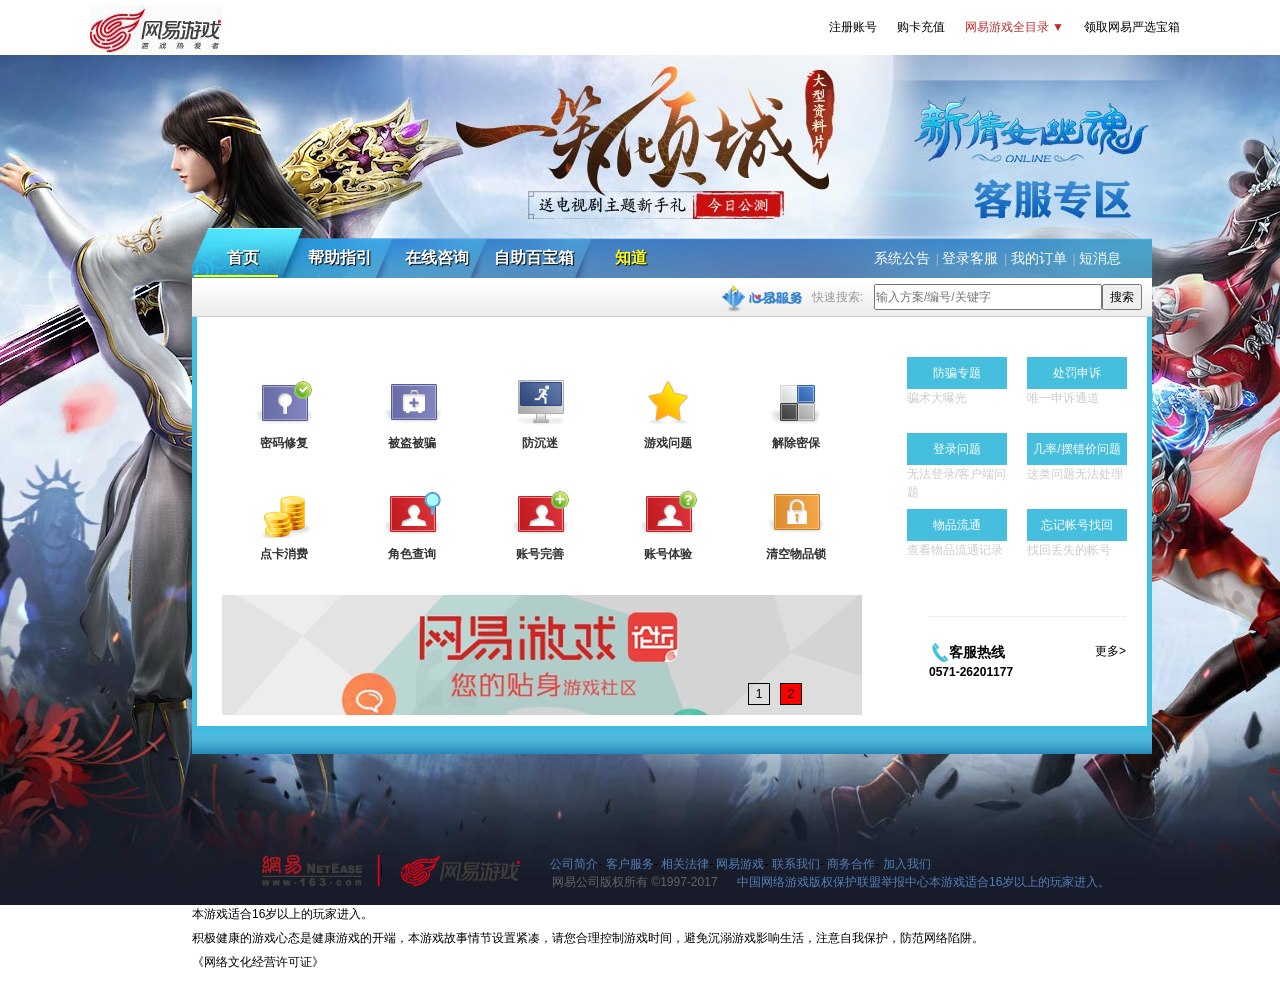
<file: gf_index.html>
<!DOCTYPE html>
<html lang="en">
<head>
	<meta charset="UTF-8">
	<title>客服专区</title>
	<link rel="icon" type="image/x-icon" href="favicon.ico"/>
	<link rel="stylesheet" href="css/gf_index.css">
	<link rel="stylesheet" href="css/common.css">
</head>
<body>
	<div class="gf_header">
		 <div class="gf_container">
			<!--顶部logo+注册-->
			<div class="top">
				<div class="top_1">
					<img src="images/top-logo.jpg"/>
				<!-- 	<img src="images/top-ad.jpg"/> -->
				</div>
				<ul>
					<li><a href="javascript:void(0)">注册账号</a></li>
					<li><a href="javascript:void(0)">购卡充值</a></li>
					<li><a href="javascript:void(0)">网易游戏全目录 ▼</a></li>
					<li><a href="javascript:void(0)">领取网易严选宝箱</a></li>
				</ul>
			</div>
		</div>	
	</div>
	<div class="gf_main gf_container">
	   <div class="gf_wrap" class="gf_container">
	   	 <div class="gf_box_top" id="gf_box1">
	   	 	<ul>
	   	 		<li>
	   	 			<h2><a href="javascript:void(0);">首页</a></h2>
	   	 		</li>
	   	 		<li>
	   	 			<h2><a href="javascript:void(0);">帮助指引</a></h2>
	   	 		</li>
	   	 		<li>
	   	 			<h2><a href="javascript:void(0);">在线咨询</a></h2>
	   	 		</li>
	   	 		<li>
	   	 			<h2><a href="javascript:;">自助百宝箱</a></h2>
	   	 		</li>
	   	 		<li>
	   	 			<h2><a href="javascript:;">知道</a></h2>
	   	 		</li>
	   	 	</ul>
	   	 <p>
	   	 	<a href="">系统公告</a>|
	   	 	<a href="">登录客服</a>|
	   	 	<a href="">我的订单</a>|
	   	 	<a href="">短消息</a>
	   	 </p>
	   	 <div id="gf_flag"></div>

	   	 </div>
	   	  <div class="gf_box_top_search">
	   	 	<div class="gf_search">
	   	 	<label>快速搜索:</label>
	   	 	<form action="">   	 	
	   	 	<input type="text" placeholder="输入方案/编号/关键字" id="inp1"><span></span>
	   	 	<input type="button" value="搜索" id ='btn'>
	   	 	</form>	   	 	
	   	 	<div class="gf_logo">
	   	 		<img src="images/xinyi.png" alt="">
	   	 	</div>
	   	 	</div>
	   	 </div>
	   	  <div class="gf_box_content_bot"></div>
	   	 <div class="gf_box_cont" id ='gf_box_cont'>	
	   	 <div class="gf_box_top_container">
	   	 	<div class="gf_box_content" id="gf_box4">
			<div class="gf_box_content_l">
				<div class="gf_box_content_l_top"id='gf_box2'>
					<ul>
						<li><a href=""><img src="images/new_icon15.png" alt=""><h3>密码修复</h3></a></li>
						<li><a href=""><img src="images/new_icon9.png" alt=""><h3>被盗被骗</h3></a></li>
						<li><a href=""><img src="images/new_icon1.png" alt=""><h3>防沉迷</h3></a></li>
						<li><a href=""><img src="images/new_icon13.png" alt=""><h3>游戏问题</h3></a></li>
						<li><a href=""><img src="images/new_icon14.png" alt=""><h3>解除密保</h3></a></li>
						<li><a href=""><img src="images/new_icon11.png" alt=""><h3>点卡消费</h3></a></li>
						<li><a href=""><img src="images/new_icon2.png" alt=""><h3>角色查询</h3></a></li>
						<li><a href=""><img src="images/new_icon8.png" alt=""><h3>账号完善</h3></a></li>
						<li><a href=""><img src="images/new_icon3.png" alt=""><h3>账号体验</h3></a></li>
						<li><a href=""><img src="images/new_icon7.png" alt=""><h3>清空物品锁</h3>	</a></li>
					</ul>
					 </div>
					<div class="gf_box_content_l_bot" id="gf_box3">
						<ul>
							<li><img src="images/new_banner1.png" alt=""></li>
							<li><img src="images/new_banner2.png" alt=""></li>
						</ul>
						<ol>
						</ol>
					</div>
				</div>
			<div class="gf_box_content_r">
				<div class="gf_box_content_r_top">
					<ul>
						<li><a href="javascript:void(0)">防骗专题</a><p>骗术大曝光</p></li>
						<li><a href="javascript:void(0)">处罚申诉</a><p>唯一申诉通道</p></li>
						<li><a href="javascript:void(0)">登录问题</a><p>无法登录/客户端问题</p></li>
						<li><a href="javascript:void(0)">几率/摆错价问题</a><p>这类问题无法处理</p></li>
						<li><a href="javascript:void(0)">物品流通</a><p>查看物品流通记录</p></li>
						<li><a href="javascript:void(0)">忘记帐号找回</a><p>找回丢失的帐号</p></li>
					</ul>
				</div>
					<div class="hotline"><h3><img src="images/service-tel.png" alt="">客服热线</h3> <span><a href="">更多></a></span>
					<div class="cb"></div>
					<h4>0571-26201177</h4>
					</div>
					</div>
				</div>
			   </div>					
	   	 <div class="helper">
	   	 <div class="helper-l">
	   	 <ul id="u1">
	   	 	<li><a href="javascript:void(0)">被盗被骗问题</a></li>
	   	 	<li><a href="javascript:void(0)">密保问题</a>
	   	 	<ul>
	   	 		<li><a href="javascript:void(0)">手机将军令(荐)</a></li>
	   	 		<li><a href="javascript:void(0)">密保卡</a></li>
	   	 		<li><a href="javascript:void(0)">账号通</a></li>
	   	 		<li><a href="javascript:void(0)">解除密保绑定</a></li>
	   	 	</ul>
	   	 	</li>
	   	 	<li>
	   	 	<a href="javascript:void(0)">账号问题</a>
	   	 	<ul>
	   	 		<li><a href="javascript:void(0)">账号体检</a></li>
	   	 		<li><a href="javascript:void(0)">修改找回密码</a></li>
	   	 		<li><a href="javascript:void(0)">修改/完善账号资料</a></li>
	   	 		<li><a href="javascript:void(0)">防沉迷问题</a></li>
	   	 	</ul>
	   	 	</li>
	   	 	<li><a href="javascript:void(0)">游戏问题</a></li>
	   	 	<li><a href="javascript:void(0)">藏宝阁问题</a></li>
	   	 	<li><a href="javascript:void(0)">服务器及运行问题</a></li>
	   	 	<li><a href="javascript:void(0)">点卡及商场问题</a></li>
	   	 	<li><a href="javascript:void(0)">客服专题介绍</a></li>
	   	 	<li><a href="javascript:void(0)">问题提交</a></li>
	   	 </ul>
	   	 </div>
	   	 <div class="helper-r">
	   	 <div class="helper_r_top">
	   	 <div class="helper_r_top_serach">
	   	 <input type="text" placeholder="输入方案编号/关键字"><input type="button" value="搜索">
	   	 <div class="hotsearch"><h3>热门查找:</h3>
	   	 	<a href="">修改密码</a>
	   	 	<a href="">重置安全码</a>
	   	 	<a href="">解除密码卡绑定</a>
	   	 	<a href="">防沉迷</a>
	   	 	<a href="">完善账号资料</a>
	   	 </div>
	   	 </div>
	   	 <div class="souye"><h3>首页</h3></div>
	   	 </div>
          
	   	 <div class="helper_r_bot">
	   	 	<p>欢迎使用“用户帮助”,可点击左侧菜单查看相关帮助信息</p>
	   	 	<p>您可以在此查找各种问题的处理方法,以及锁定账号、强制人物下线等自助操作,菜单式设计、图文并茂的详细问题解决方案,将立即为您排忧解难 </p>
	   	 	<p>部分问题也可以通过"<span class='wt'>问题提交</span>"直接提交给客服(处理时长通常为24小时内),为节约您的时间,我们建议您优先查阅"<span class="wt">用户帮助<span>"。</p>
	   	 	<div class="changlink">
	   	 	<h3>>常用链接<</h3>
	   	 	<ul>
	   	 		<li><a href="javascript:void(0)">账号被盗问题</a></li>
	   	 		<li><a href="javascript:void(0)">密保卡相关</a></li>
	   	 		<li><a href="javascript:void(0)">修改/找回密码</a></li>
	   	 		<li><a href="javascript:void(0)">完善账号资料</a></li>
	   	 		<li><a href="javascript:void(0)">将军令相关</a></li>
	   	 		<li><a href="javascript:void(0)">重置安全码</a></li>
	   	 	</ul>	   	 		
	   	 	</div>
	   	 </div>
	   	 </div>
	   	 </div>
	   	 <div class="onlinemes hide">
	   	 	<div class="onlinemes_l">
	   	 	<div class="onlinemes_l_top">
	   	 		<h3>精灵推荐</h3>
	   	 		<ul>
	   	 			<li><i>■</i><span>1</span><a href='javascript:void(0)'>九幽鬼影玩法介绍</a></li>
	   	 			<li><i>■</i><span>2</span><a href='javascript:void(0)'>藏宝阁的简介</a></li>
	   	 			<li><i>■</i><span>3</span><a href='javascript:void(0)'>怎么找回账号</a></li>
	   	 			<li><i>■</i><span>4</span><a href='javascript:void(0)'>江湖侠侣玩法介绍</a></li>
	   	 			<li><i>■</i><span>5</span><a href='javascript:void(0)'>盗号手法的曝光,做好安全防范</a></li>
	   	 		</ul>
	   	 	</div>
	   	 	<div class="onlinemes_l_bot">
	   	 		<h3>热点关键词</h3>
	   	 		<ul>
	   	 			<li><i>■</i><a href="javascript:void(0)">周末活动</a></li>
	   	 			<li><i>■</i><a href="javascript:void(0)">账号被盗处理</a></li>
	   	 			<li><i>■</i><a href="javascript:void(0)">石之灵</a></li>
	   	 			<li><i>■</i><a href="javascript:void(0)">大道宝藏</a></li>
	   	 		</ul>
	   	 	</div>
	   	 	</div>
	   	 	<div class="onlinemes_r">
	   	 		<h3>
	   	 			欢迎使用在线咨询系统,请您在下方输入提问内容
	   	 		</h3>
	   	 		<div class="zixunk">
	   	 			<img src="images/37.gif" alt=""><p>请在下方输入您要咨询的问题</p>
	   	 			<p>提问时若使用<span class='wt'>短语</span>或<span class='wt'>关键字</span>无法获得答案,建议您添加"<span class='wt'>在哪</span>"."<span class='wt'>作用</span>"."<span class='wt'>怎么得</span>"等词语在尝试提问。</p>
	   	 			<p>得到回复后,别忘记评价哦!</p>
	   	 			<div class="kefumm"><img src="images/mm.png" alt=""></div>
	   	 		</div>
	   	 		<div class="zixunk_search">
	   	 			<input type="text" placeholder="请输入需要提问的问题"><input type="button" value="提问">
	   	 		</div>
	   	 	</div>
	   	 </div>
	   	 </div>
		</div>
		</div>
</div>		
   <div class="gf_footer gf_container">
   	<div class="gf_footer_top">
   		<div class="gf_footer_top_l">
   			<img src="images/netease.1.png" alt="">|
   			<img src="images/nie.1.png" alt="">
   		</div>
   		<div class="gf_footer_top_r">
   			<a href="javascript:void(0)">公司简介</a>-
   			<a href="javascript:void(0)">客户服务</a>-
   			<a href="javascript:void(0)">相关法律</a>-
   			<a href="javascript:void(0)">网易游戏</a>-
   			<a href="javascript:void(0)">联系我们</a>-
   			<a href="javascript:void(0)">商务合作</a>-
   			<a href="javascript:void(0)">加入我们</a>
   			<span> 网易公司版权所有 ©1997-2017</span>
   			<span> 中国网络游戏版权保护联盟举报中心本游戏适合16岁以上的玩家进入。</span>
   		</div>
   	</div>
   	<div class="cb"></div>
   	<div class="gf_footer_bot">
   		<p>本游戏适合16岁以上的玩家进入。</p>
   		<p>积极健康的游戏心态是健康游戏的开端，本游戏故事情节设置紧凑，请您合理控制游戏时间，避免沉溺游戏影响生活，注意自我保护，防范网络陷阱。</p>
   		<span>《网络文化经营许可证》</span>
   	</div>
   </div>
    <script src="js/animate.js"></script>
   <script src="js/gf_index.js"></script>
  
</body>
</html>
 <script src="js/jquery-2.2.2.js"></script>
 <script>
 $(function () {
           $("#u1>li>ul>li").hide();
           $("#u1>li").click(function () {
               $(this).siblings("li").children("ul").find("li").slideUp(500);
               $(this).children("ul").find("li").slideDown(500);
                $(this).children("ul").find("li").css("background","url(images/menu_bg.png) no-repeat 0px -195px");
               // $(this).children("ul").find("li").replace("background":"url(images/menu_bg.png) no-repeat 0px -195px","background:url(images/menu_bg.png) no-repeat 0px 0px ");

           });
       });
 </script>
</file>
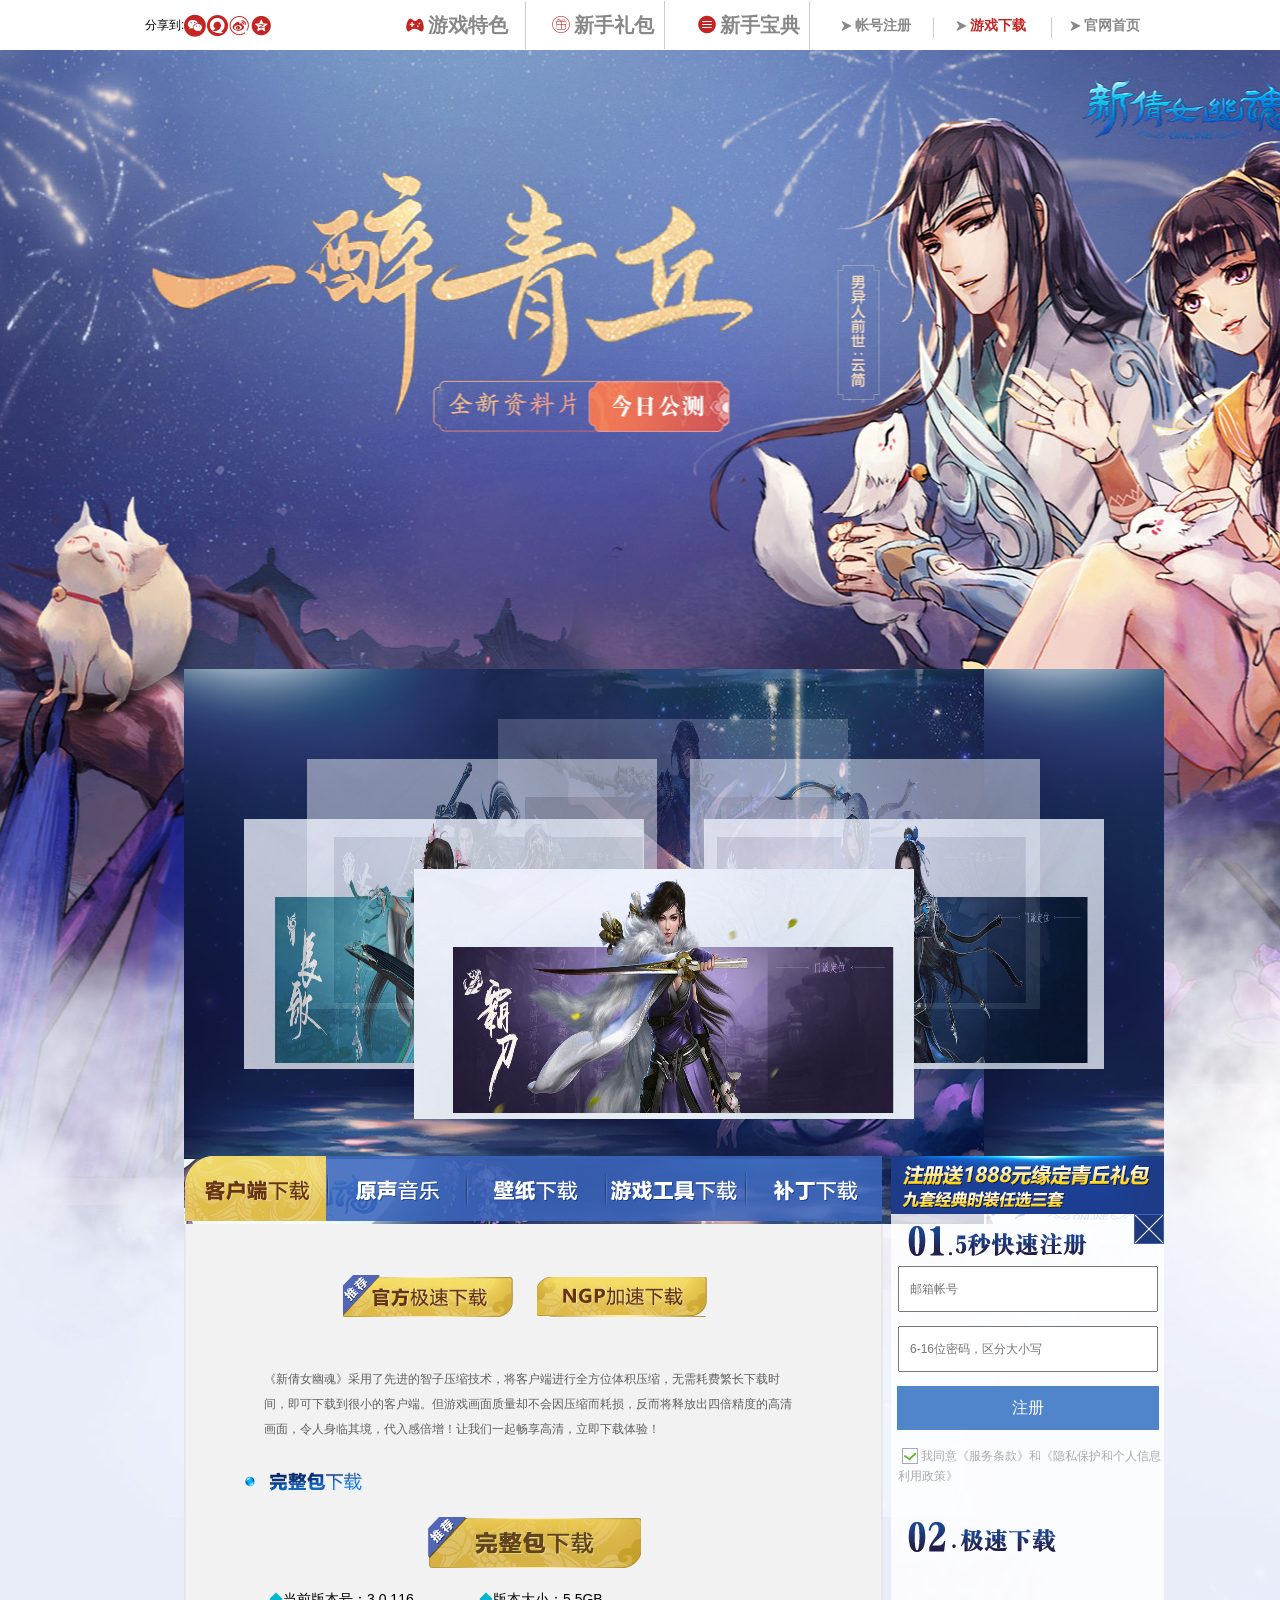
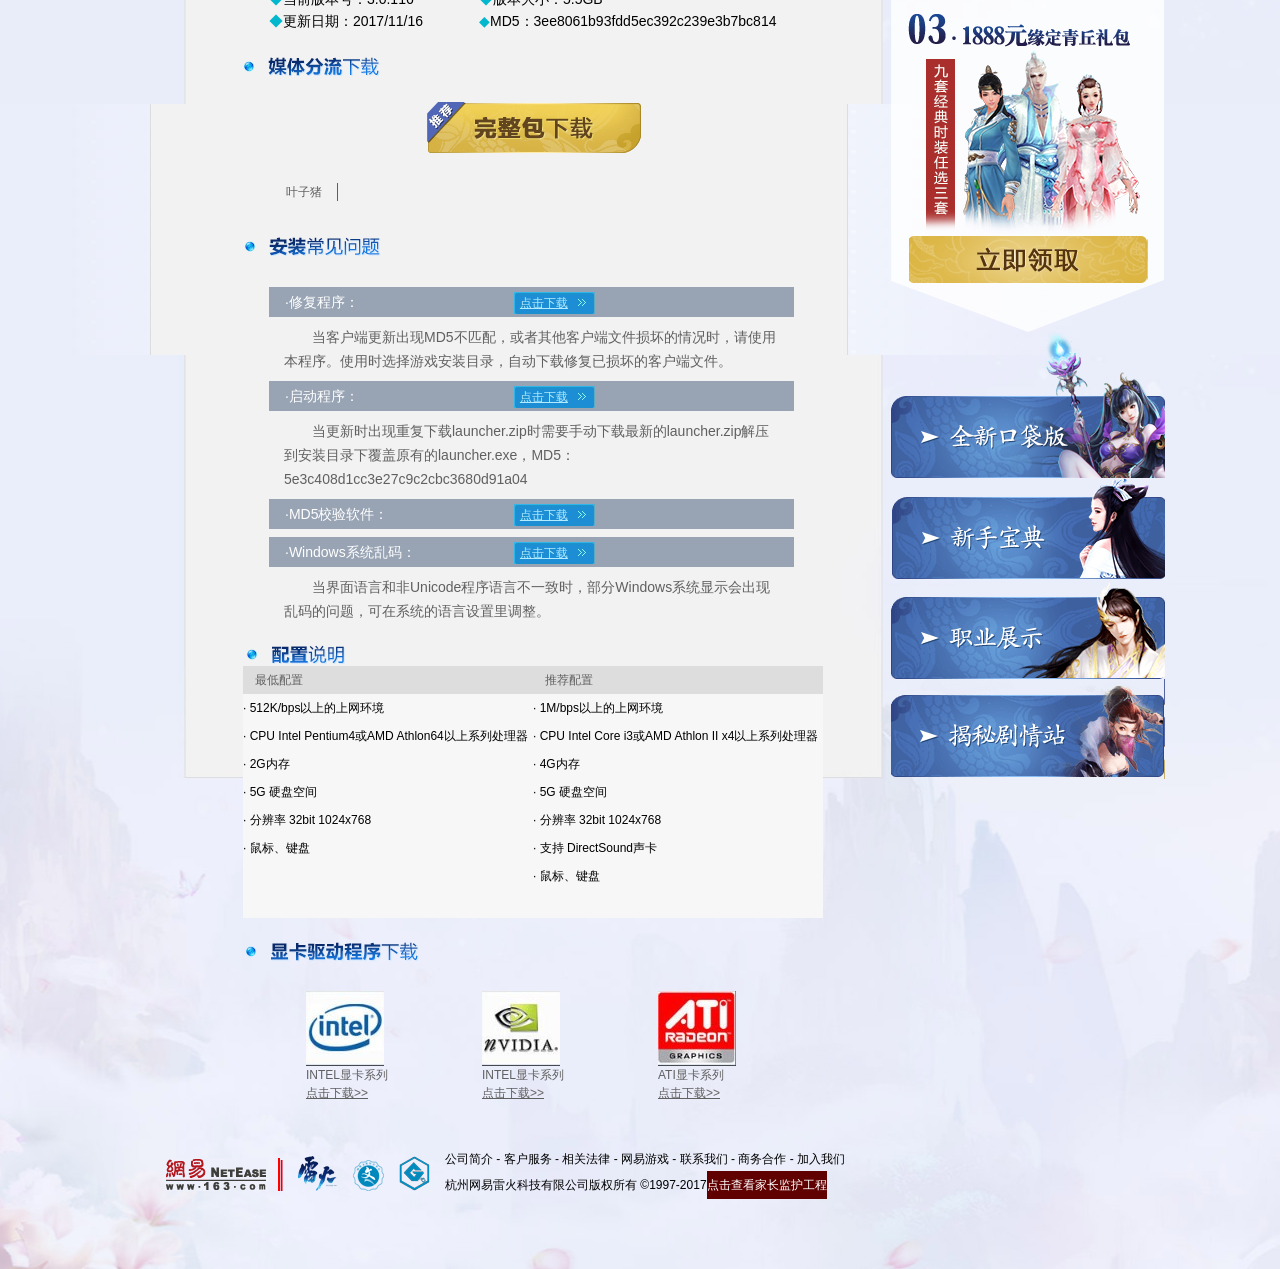
<file: xiazai.html>
<!DOCTYPE html>
<html>
	<head>
		<meta charset="UTF-8">
		<title>游戏下载</title>
		<link rel="icon" type="image/x-icon" href="favicon.ico"/>
		<link rel="stylesheet" href="./css/lk_index.css" />
		<link rel="stylesheet" href="./fonts1/iconfont.css" />
		<script src="js/jquery-1.12.2.js"></script>
		<script src="js/lk_index.js"></script>
	</head>
	<body>
		<div class="nav-warp-lk">
			<div class="nav-main">
				<div class="share fl">
					<span class="fl">分享到:</span>
					<ul class="clearfix fr">
						<li><a class="iconfont icon-weixin" href="javascript:;" title="分享到微信"></a></li>
						<li><a class="iconfont icon-yixin" href="javascript:;" title="分享到易信"></a></li>
						<li><a class="iconfont icon-weiBo" href="javascript:;" title="分享到微博"></a></li>
						<li><a class="iconfont icon-QQkongjian" href="javascript:;" title="分享到qq空间"></a></li>
					</ul>
				</div>
				<div class="nav fr">
					<div class="fl">
						<i class="iconfont icon-youxi1"></i><a href="javascript:;">游戏特色</a>
						<i class="iconfont icon-libao"></i><a href="javascript:;">新手礼包</a>
						<i class="iconfont icon-fenlei"></i><a href="javascript:;">新手宝典</a>
					</div>
					<div class="fr">
						<i class="iconfont icon-jiantou122"></i><a href="javascript:;">帐号注册</a>
						<i class="iconfont icon-jiantou122"></i><a class="current" href="javascript:;">游戏下载</a>
						<i class="iconfont icon-jiantou122"></i><a href="javascript:;">官网首页</a>
					</div>
				</div>
			</div>
		</div>
		<div class="out-bg-lk">
			<div class="bg">
				<div class="banner" id="banner">
					<ul>
						<li><a href="javascript:;"><img src="images/01.jpg" alt="" /></a></li>
						<li><a href="javascript:;"><img src="images/02.jpg" alt="" /></a></li>
						<li><a href="javascript:;"><img src="images/03.jpg" alt="" /></a></li>
						<li><a href="javascript:;"><img src="images/04.jpg" alt="" /></a></li>
						<li><a href="javascript:;"><img src="images/05.jpg" alt="" /></a></li>
						<li><a href="javascript:;"><img src="images/06.jpg" alt="" /></a></li>
					</ul>
					<div class="arrow">
						<a href="javascript:;" id="arrowRight"></a>
						<a href="javascript:;" id="arrowLeft"></a>
					</div>
				</div>
				<div class="content">
					<ul class="down-nav">
						<li><a href="javascript:;" title="新倩女幽魂下载"></a></li>
						<li><a href="javascript:;" title="新倩女幽魂补丁"></a></li>
						<li><a href="javascript:;" title="新倩女幽魂工具"></a></li>
						<li><a href="javascript:;" title="新倩女幽魂壁纸"></a></li>
						<li><a href="javascript:;" title="新倩女幽魂音乐"></a></li>
					</ul>
					<div class="down-box1">
						<a href="javascript:;"></a>
						<a href="javascript:;"></a>
						<p>《新倩女幽魂》采用了先进的智子压缩技术，将客户端进行全方位体积压缩，无需耗费繁长下载时间，即可下载到很小的客户端。但游戏画面质量却不会因压缩而耗损，反而将释放出四倍精度的高清画面，令人身临其境，代入感倍增！让我们一起畅享高清，立即下载体验！</p>
					</div>
					<ul class="down-box2">
						<li>
							<a class="download" href="javascript:;"></a>
							<p><span><i>◆</i>当前版本号：3.0.116</span><span><i>◆</i>版本大小：5.5GB</span></p>
							<p><span><i>◆</i>更新日期：2017/11/16</span><span><i>◆</i>MD5：3ee8061b93fdd5ec392c239e3b7bc814</span></p>
						</li>
						<li>
							<a class="download" href="javascript:;"></a>
							<b></b>
							<a class="link" href="javascript:;">叶子猪</a>
						</li>
					</ul>	
					<h3></h3>	
					<ul class="down-box3">
						<li>
							<div>
								<span>·修复程序：</span>
								<a href="javascript:;">点击下载</a>
							</div>
							<p>当客户端更新出现MD5不匹配，或者其他客户端文件损坏的情况时，请使用本程序。使用时选择游戏安装目录，自动下载修复已损坏的客户端文件。</p>
						</li>
						<li>
							<div>
								<span>·启动程序：</span>
								<a href="javascript:;">点击下载</a>
							</div>
							<p>当更新时出现重复下载launcher.zip时需要手动下载最新的launcher.zip解压到安装目录下覆盖原有的launcher.exe，MD5： 5e3c408d1cc3e27c9c2cbc3680d91a04</p>
						</li>
						<li>
							<div>
								<span>·MD5校验软件：</span>
								<a href="javascript:;">点击下载</a>
							</div>
							<p></p>
						</li>
						<li>
							<div>
								<span>·Windows系统乱码：</span>
								<a href="javascript:;">点击下载</a>
							</div>
							<p>当界面语言和非Unicode程序语言不一致时，部分Windows系统显示会出现乱码的问题，可在系统的语言设置里调整。</p>
						</li>
					</ul>
					<h3 class="config"></h3>
					<div class="down-box4">
						<dl>
							<dt>最低配置	</dt>
							<dd>· 512K/bps以上的上网环境</dd>
							<dd>· CPU Intel Pentium4或AMD Athlon64以上系列处理器</dd>
							<dd>· 2G内存</dd>
							<dd>· 5G 硬盘空间</dd>
							<dd>· 分辨率 32bit 1024x768<dd>
							<dd>· 鼠标、键盘</dd>
							<dd> </dd>
						</dl>
						<dl>
							<dt>推荐配置</dt>
							<dd>· 1M/bps以上的上网环境</dd>
							<dd>· CPU Intel Core i3或AMD Athlon II x4以上系列处理器</dd>
							<dd>· 4G内存</dd>
							<dd>· 5G 硬盘空间<dd>
							<dd>· 分辨率 32bit 1024x768</dd>
							<dd>· 支持 DirectSound声卡<dd>
							<dd>· 鼠标、键盘</dd>
						</dl>
					</div>
					<h3 class="xkqudong"></h3>
					<ul class="down-list">
						<li>
							<a href="javascript:;">
								<img src="images/down_1.jpg" />
							</a>
							<strong>INTEL显卡系列</strong>
							<a href="javascript:;">点击下载&gt;&gt;</a>
						</li>
						<li>
							<a href="javascript:;">
								<img src="images/down_2.jpg" />
							</a>
							<strong>INTEL显卡系列</strong>
							<a href="javascript:;">点击下载&gt;&gt;</a>
						</li>
						<li>
							<a href="javascript:;">
								<img src="images/down_3.jpg" />
							</a>
							<strong>ATI显卡系列</strong>
							<a href="javascript:;">点击下载&gt;&gt;</a>
						</li>
					</ul>
					<div class="right-box">
						<div class="r-top">
							<input type="text" placeholder="邮箱帐号" />
							<input type="password" placeholder="6-16位密码，区分大小写" />
							<div class="loginbox">
								<a href="javascript:;">注册</a>
							</div>
							<div class="item">
								<label for="inputbox">
								<input type="checkbox" id="inputbox" checked="checked"/>
									
								</label>
								<span>我同意<a href="javascript:;">《服务条款》</a>和<a href="javascript:;">《隐私保护和个人信息利用政策》</a></span>
							</div>
							<div class="libao">
								<a href="javascript:;"></a>
							</div>
						</div>
						<div class="r-bottom">
							<a href="javascript:;"></a>
							<a href="javascript:;"></a>
							<a href="javascript:;"></a>
							<a href="javascript:;"></a>
						</div>
					</div>
				</div>
				<div class="footer-lk">
					<div class="logo fl">
						<a href="javascript:;">
							<img src="images/footer_01.png" alt="" />
						<a href="javascript:;">
							<img src="images/footer_02.png" alt="" />
						<a href="javascript:;">
							<img src="images/leihuo.1.png" alt="" />
						<a href="javascript:;">
							<img src="images/wen.png" alt="" />
						<a href="javascript:;">
							<img src="images/wen2.png" alt="" />
						</a>
					</div>
					<div class="nav fl">
						<div class="footer-nav">
							<a href="javascript:;">公司简介</a> -
							<a href="javascript:;">客户服务</a> -
							<a href="javascript:;">相关法律</a> -
							<a href="javascript:;">网易游戏</a> -
							<a href="javascript:;">联系我们</a> -
							<a href="javascript:;">商务合作</a> -
							<a href="javascript:;">加入我们</a><br />
							<span>杭州网易雷火科技有限公司版权所有 ©1997-2017<a href="javascript:;">点击查看家长监护工程</a></span>
						</div>
					</div>
				</div>
			</div>
		</div>
	</body>
</html>
</file>
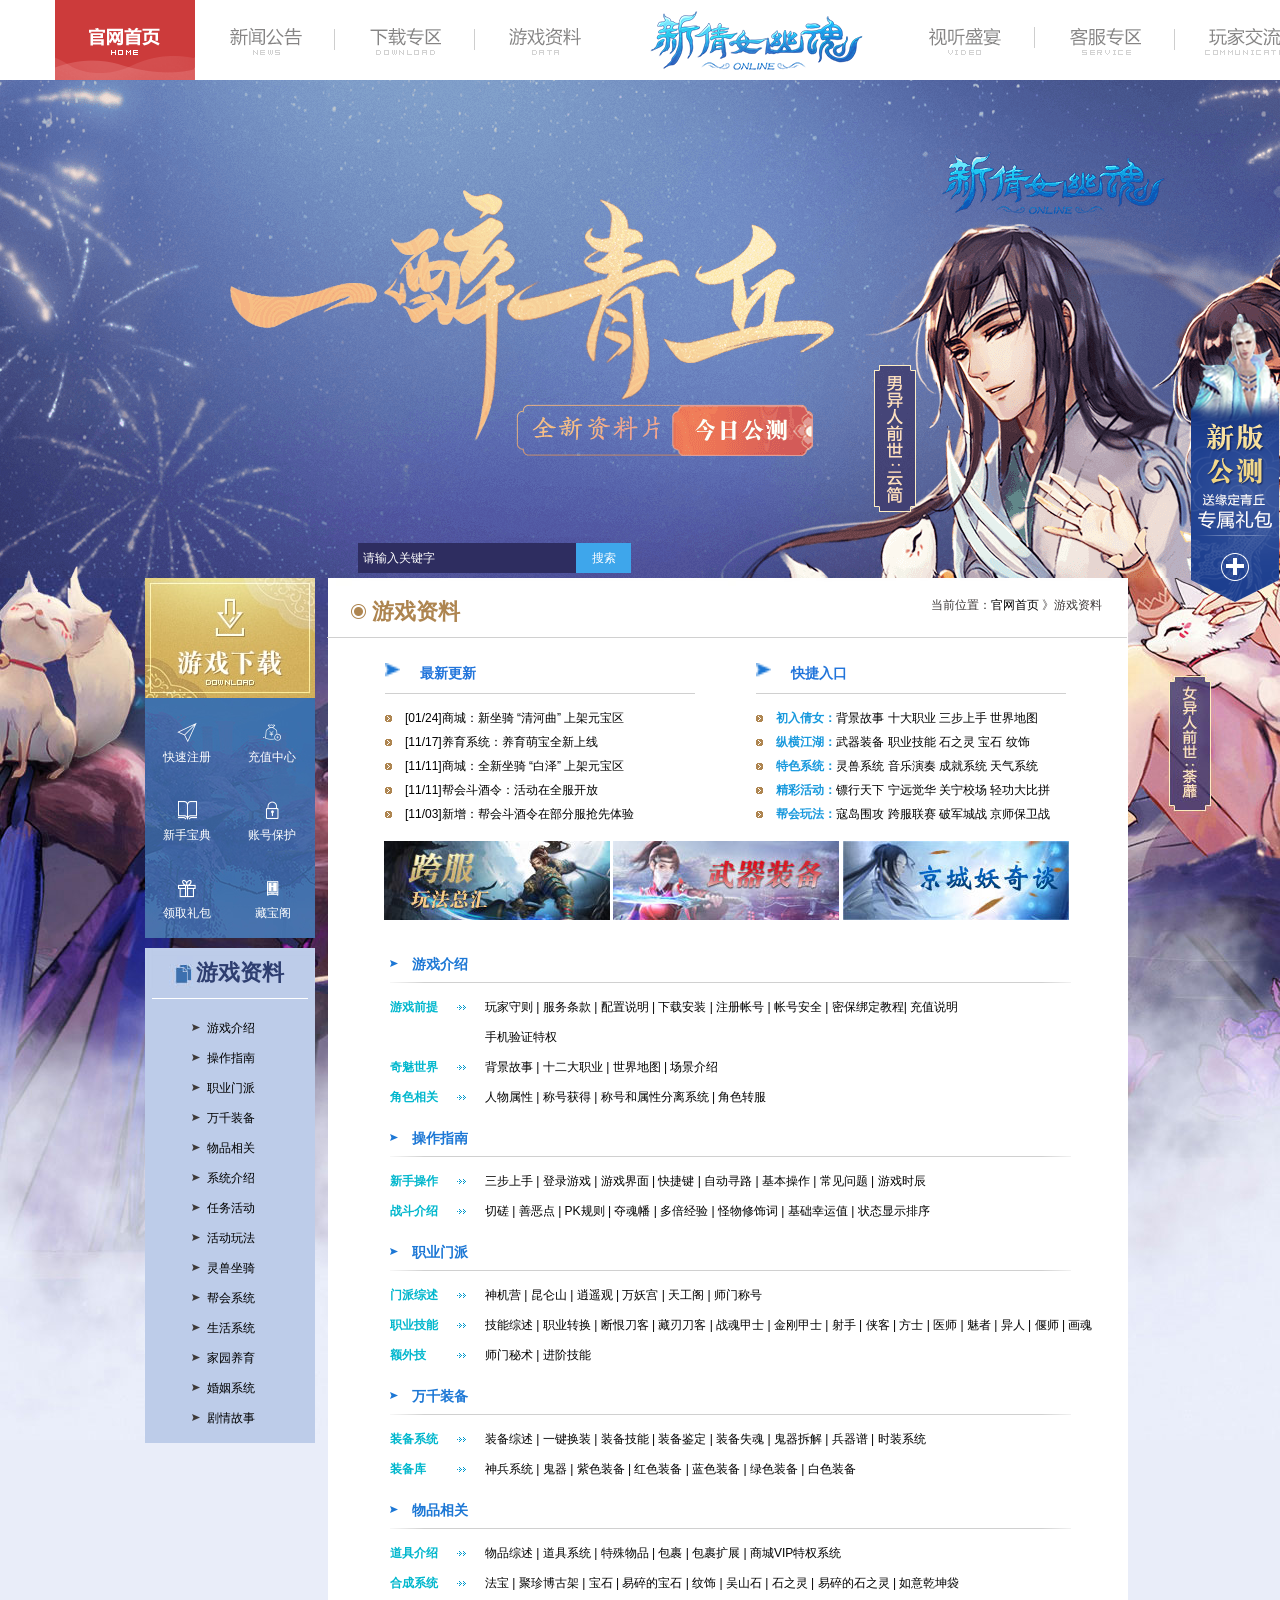
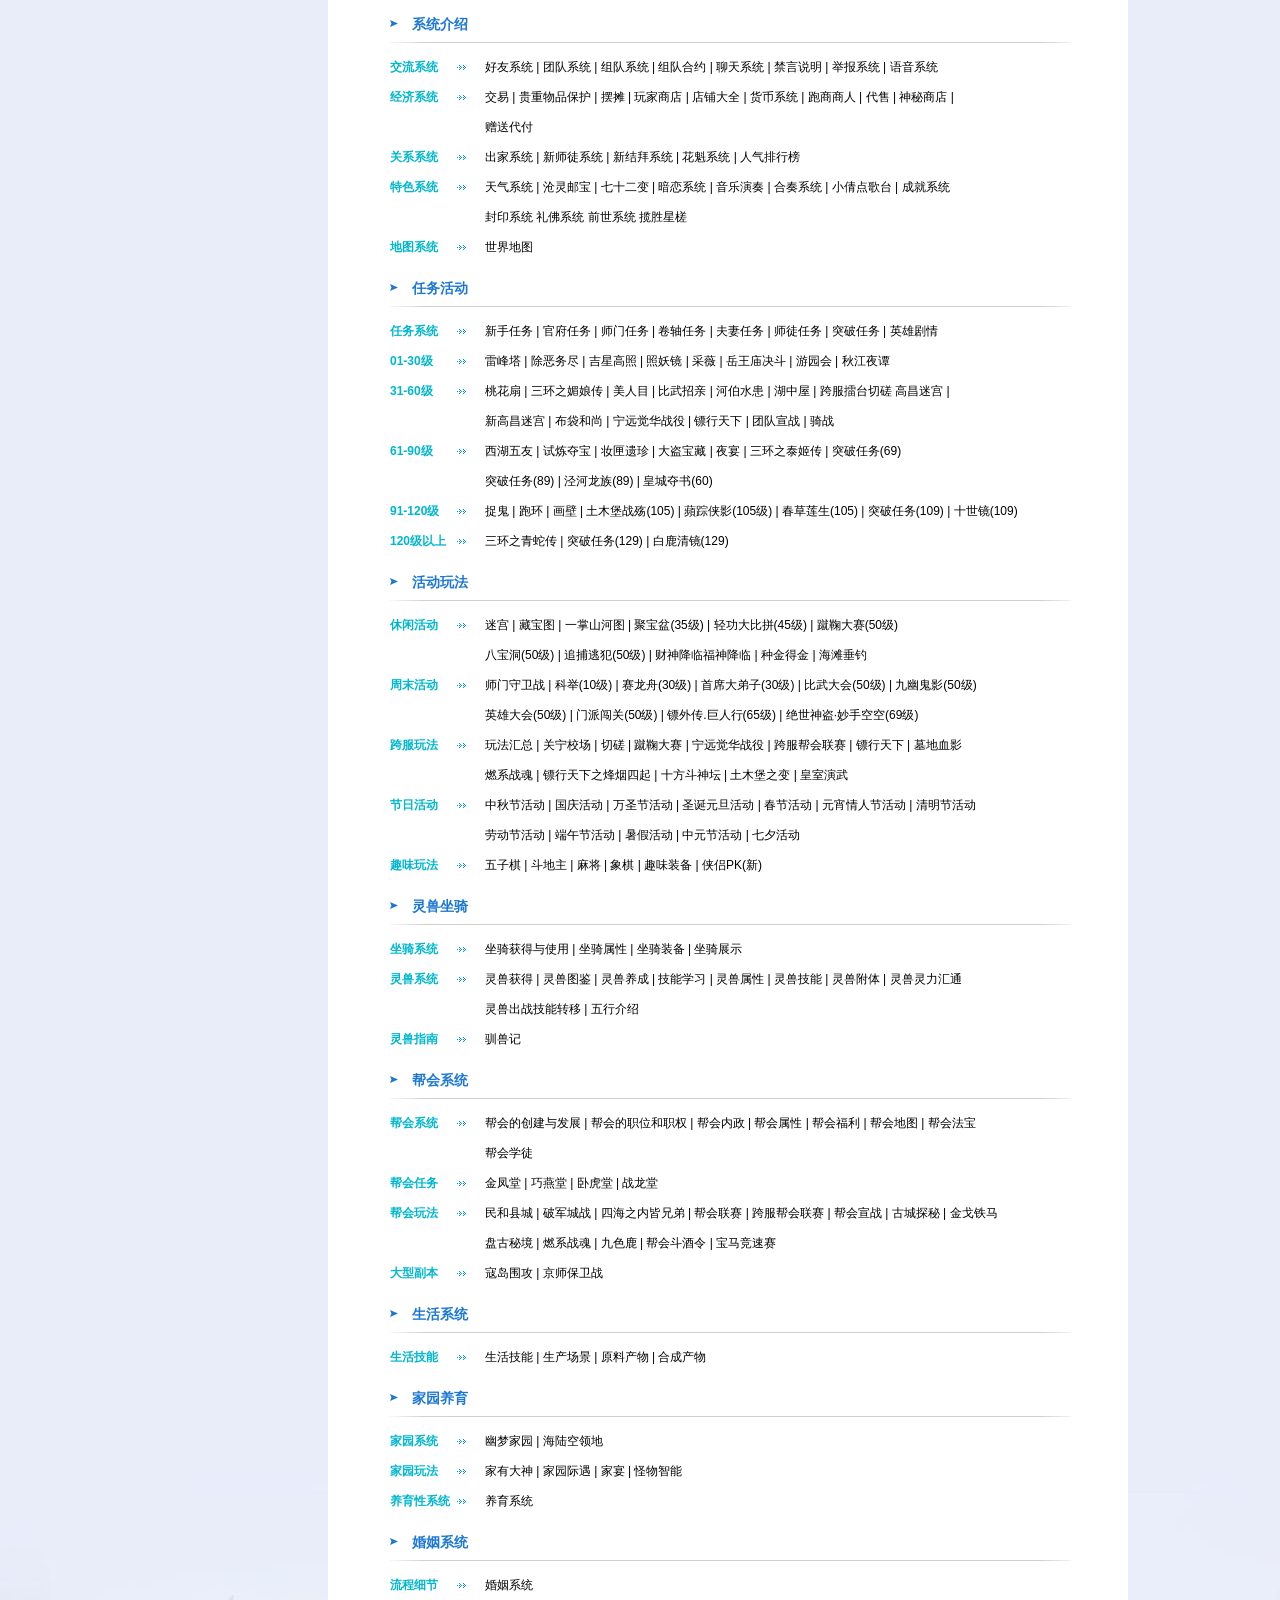
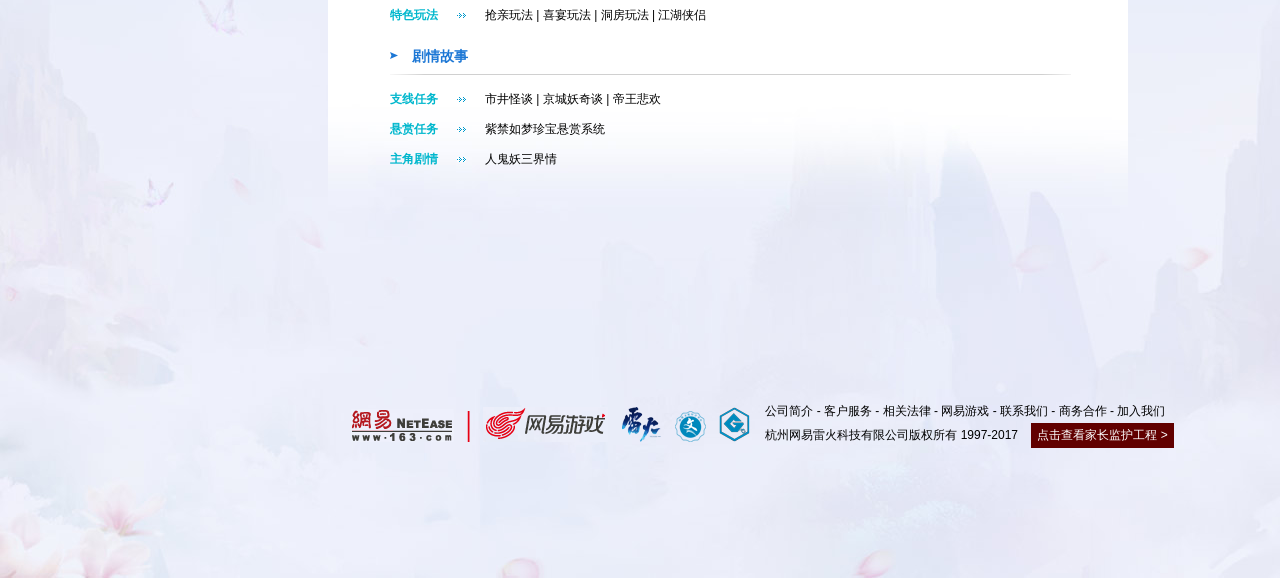
<file: yxzl.html>
<!DOCTYPE html>
<html lang="en">
<head>
	<meta charset="UTF-8">
	<title>游戏资料</title>
	<link rel="icon" type="image/x-icon" href="favicon.ico"/>
	<link rel="stylesheet" href="css/common.css">
	<link rel="stylesheet" href="fonts/iconfont.css">
	<link rel="stylesheet" href="css/style.css">
</head>
<script src="./js/animate.js"></script>
<script src="./js/jquery-1.12.2.js"></script>
<script src="./js/yj-index.js"></script>
<body>
	<!-- 版心800 -->
	<!-- header start -->
	<header>
		<!--导航条部分-->
		<div id="csl_nav" class="clearfix">	
				<ul>
					<li class="active">
						<a href="#" class="tou"></a>
					</li>
					<li>
						<a href="#" class="tou"></a>
						<div>
							<a href="#">最新新闻</a>
							<a href="#">最新新闻</a>
							<a href="#">最新新闻</a>
							<a href="#">最新新闻</a>
						</div>
					</li>				
					<li>
						<a href="#" class="tou"></a>
						<div>
							<a href="#">最新新闻</a>
							<a href="#">最新新闻</a>
							<a href="#">最新新闻</a>
							<a href="#">最新新闻</a>
						</div>
					</li>					
					<li>
						<a href="#" class="tou"></a>
						<div>
							<a href="#">最新新闻</a>
							<a href="#">最新新闻</a>
							<a href="#">最新新闻</a>
							<a href="#">最新新闻</a>
						</div>
					</li>	
					<li>
						<a href="#" class="tou"></a>
						<div>
							<a href="#">最新新闻</a>
							<a href="#">最新新闻</a>
							<a href="#">最新新闻</a>
							<a href="#">最新新闻</a>
						</div>
					</li>	
					<li>
						<a href="#" class="tou"></a>
						<div>
							<a href="#">最新新闻</a>
							<a href="#">最新新闻</a>
							<a href="#">最新新闻</a>
							<a href="#">最新新闻</a>
						</div>
					</li>	
					<li>
						<a href="#" class="tou"></a>
						<div>
							<a href="#">最新新闻</a>
							<a href="#">最新新闻</a>
							<a href="#">最新新闻</a>
							<a href="#">最新新闻</a>
						</div>
					</li>	
				</ul>	
		</div>

	</header>
	<!-- header end -->
			
	<!-- inner start -->
	<div class="yj-inner">
		<!-- x:879
		     y:519 -->

		<div class="yj-search">
			<form action="">
				<input type="text" class="yj-txt" value="请输入关键字">
				<input type="button" value="搜索" class="yj-btn">
			</form>
		</div>
	</div>
	<!-- inner end -->

	<!-- main start -->
	<div class="main">
		<div class="main-bg-t">
			<div class="main-bg-b">
			<!-- 中间白色盒子的内容框 -->
				<div class="banner">
					<!-- banner 左边 -->
					<div class="banner-l">
						<div class="yj-download">
							<div class="yj-download-top">
								<a href="javascript:void(0)" class="yj-download-one"></a>
								<a href="javascript:void(0)" class="yj-download-two"></a>
							</div>

							<div class="yj-download-b">
								<ul>
									<li><a href="javascript:void(0)"><i class="iconfont icon-zhuce"></i>快速注册</a></li>
									<li><a href="javascript:void(0)"><i class="iconfont icon-chongzhi"></i>充值中心</a></li>
									<li><a href="javascript:void(0)"><i class="iconfont icon-shu_1"></i>新手宝典</a></li>
									<li><a href="javascript:void(0)"><i class="iconfont icon-suo"></i>账号保护</a></li>
									<li><a href="javascript:void(0)"><i class="iconfont icon-libao"></i>领取礼包</a></li>
									<li class="yj-cangbao"><a href="javascript:void(0)"><i class="iconfont icon-cangbaoge"></i>藏宝阁</a></li>
								</ul>
							</div>
						</div>

						 <!--游戏资料侧栏  sidebar-->

						<div class="yj-sidebar">
							<p>游戏资料</p>
							<ul class="yj-menu">
								<li class="wz-fen">
									<a href="javascrpt:void(0)">游戏介绍</a>
									<ul class="wzm-d ">
										<li class="ooo">
											<ul class="w-fenl">
												<li class="w-xt">
													<div class="sanjiao"></div>
													<div>
														<h3 class="w-w">游戏前提</h3>
														<span class="w-bg"></span>

													</div>

													<div class="w-con">
														<a href="javascript:void(0)">玩家守则</a>|<a href="javascript:void(0)"> 服务条款</a>|<a href="javascript:void(0)">配置说明</a>|
														<a href="javascript:void(0)">下载安装</a>|
														<a href="javascript:void(0)">注册帐号</a>|
														<a href="javascript:void(0)">帐号安全</a>|
														<a href="javascript:void(0)">密保绑定教程</a>|
														<a href="javascript:void(0)">充值说明</a>
														<div class="w-h">
															<a href="javascript:void(0)">手机验证特权</a>
														</div>

													</div>
												</li>
												<li class="w-xx">
													<div>
														<span class="w-w">奇魅世界</span>
														<span class="w-bg"></span>

													</div>
													<div class="w-con">
														<a href="javascript:void(0)">背景故事</a> |
														<a href="javascript:void(0)">十二大职业</a> |
														<a href="javascript:void(0)">世界地图</a> |
														<a href="javascript:void(0)">场景介绍</a>
													</div>
												</li>
												<li class="w-xx">
													<div>
														<span class="w-w">角色相关</span>
														<span class="w-bg"></span>
													</div>

													<div class="w-con">
														<a href="javascript:void(0)">人物属性</a> |
														<a href="javascript:void(0)">称号获得</a> |
														<a href="javascript:void(0)">称号和属性分离系统</a> |
														<a href="javascript:void(0)">角色转服</a>
													</div>
												</li>
											</ul>
										</li>
									</ul>
								</li>
								<li class="wz-fen">
									<a href="javascrpt:void(0)">操作指南</a>
									<ul class="wzm-d">
										<li class="ooo">
											<ul class="w-fenl">
												<li class="w-xx">
													<div class="sanjiao"></div>
													<div>
														<h3 class="w-w">新手操作</h3>
														<span class="w-bg"></span>

													</div>

													<div class="w-con">
														<a href="javascript:void(0)">三步上手</a> |
														<a href="javascript:void(0)">登录游戏</a> |
														<a href="javascript:void(0)">游戏界面</a> |
														<a href="javascript:void(0)">快捷键</a> |
														<a href="javascript:void(0)">自动寻路</a> |
														<a href="javascript:void(0)">基本操作</a> |
														<a href="javascript:void(0)">常见问题</a> |
														<a href="javascript:void(0)">游戏时辰</a>

													</div>
												</li>
												<li class="w-xx">
													<div>
														<span class="w-w">战斗介绍</span>
														<span class="w-bg"></span>

													</div>
													<div class="w-con">
														<a href="javascript:void(0)">切磋</a> |
														<a href="javascript:void(0)">善恶点</a> |
														<a href="javascript:void(0)">PK规则</a> |
														<a href="javascript:void(0)">夺魂幡</a> |
														<a href="javascript:void(0)">多倍经验</a> |
														<a href="javascript:void(0)">怪物修饰词</a> |
														<a href="javascript:void(0)">基础幸运值</a> |
														<a href="javascript:void(0)">状态显示排序</a>
													</div>
												</li>

											</ul>
										</li>
									</ul>
								</li>
								<li class="wz-fen">
									<a href="javascrpt:void(0)">职业门派</a>
									<ul class="wzm-d">
										<li class="ooo">
											<ul class="w-fenl">
												<li class="w-xx">
													<div class="sanjiao"></div>
													<div>
														<h3 class="w-w">门派综述</h3>
														<span class="w-bg"></span>

													</div>

													<div class="w-con">
														<a href="javascript:void(0)">神机营</a> | <a href="javascript:void(0)">昆仑山</a> | <a href="javascript:void(0)">逍遥观</a> | <a href="javascript:void(0)">万妖宫</a> | <a href="javascript:void(0)">天工阁</a> | <a href="javascript:void(0)">师门称号</a>

													</div>
												</li>
												<li class="w-xt">
													<div>
														<span class="w-w">职业技能</span>
														<span class="w-bg"></span>

													</div>
													<div class="w-con">
														<a href="javascript:void(0)">技能综述</a> |
														<a href="javascript:void(0)">职业转换</a> |
														<a href="javascript:void(0)">断恨刀客</a> |
														<a href="javascript:void(0)">藏刃刀客</a> |
														<a href="javascript:void(0)">战魂甲士</a> |
														<a href="javascript:void(0)">金刚甲士</a> |
														<a href="javascript:void(0)">射手</a> |
														<a href="javascript:void(0)">侠客</a> |
														<a href="javascript:void(0)">方士</a> |
														<a href="javascript:void(0)">医师</a>
														<div class="w-h">
															<a href="javascript:void(0)">魅者</a> |
															<a href="javascript:void(0)">异人</a> |
															<a href="javascript:void(0)">偃师</a> |
															<a href="javascript:void(0)">画魂</a>
														</div>

													</div>
												</li>
												<li class="w-xx">
													<div>
														<span class="w-w">额外技</span>
														<span class="w-bg"></span>
													</div>

													<div class="w-con">
														<a href="#">师门秘术</a> |
														<a href="#">进阶技能</a>
													</div>
												</li>
											</ul>
										</li>
									</ul>
								</li>
								<li class="wz-fen">
									<a href="javascrpt:void(0)">万千装备</a>
									<ul class="wzm-d">
										<li class="ooo">
											<ul class="w-fenl">
												<li class="w-xx">
													<div class="sanjiao"></div>
													<div>
														<h3 class="w-w">装备系统</h3>
														<span class="w-bg"></span>

													</div>

													<div class="w-con">
														<a href="javascript:void(0)">装备综述</a> |
														<a href="javascript:void(0)">一键换装</a> |
														<a href="javascript:void(0)">装备技能</a> |
														<a href="javascript:void(0)">装备鉴定</a> |
														<a href="javascript:void(0)">装备失魂</a> |
														<a href="javascript:void(0)">鬼器拆解</a> |
														<a href="javascript:void(0)">兵器谱</a> |
														<a href="javascript:void(0)">时装系统</a>

													</div>
												</li>
												<li class="w-xx">
													<div>
														<span class="w-w">装备库</span>
														<span class="w-bg"></span>

													</div>
													<div class="w-con">
														<a href="javascript:void(0)">神兵系统</a> |
														<a href="javascript:void(0)">鬼器</a> |
														<a href="javascript:void(0)">紫色装备</a> |
														<a href="javascript:void(0)">红色装备</a> |
														<a href="javascript:void(0)">蓝色装备</a> |
														<a href="javascript:void(0)">绿色装备</a> |
														<a href="javascript:void(0)">白色装备</a>
													</div>
												</li>

											</ul>
										</li>
									</ul>
								</li>
								<li class="wz-fen">
									<a href="javascrpt:void(0)">物品相关</a>
									<ul class="wzm-d">
										<li class="ooo">
											<ul class="w-fenl">
												<li class="w-xx">
													<div class="sanjiao"></div>
													<div>
														<h3 class="w-w">道具介绍</h3>
														<span class="w-bg"></span>

													</div>

													<div class="w-con">
														<a href="javascript:void(0)">物品综述</a> |
														<a href="javascript:void(0)">道具系统</a> |
														<a href="javascript:void(0)">特殊物品</a> |
														<a href="javascript:void(0)">包裹</a> |
														<a href="javascript:void(0)">包裹扩展</a> |
														<a href="javascript:void(0)">商城VIP特权系统</a>

													</div>
												</li>
												<li class="w-xx">
													<div>
														<span class="w-w">合成系统</span>
														<span class="w-bg"></span>

													</div>
													<div class="w-con">
														<a href="javascript:void(0)">法宝</a> |
														<a href="javascript:void(0)">聚珍博古架</a> |
														<a href="javascript:void(0)">宝石</a> |
														<a href="javascript:void(0)">易碎的宝石</a> |
														<a href="javascript:void(0)">纹饰</a> |
														<a href="javascript:void(0)">吴山石</a> |
														<a href="javascript:void(0)">石之灵</a> |
														<a href="javascript:void(0)">易碎的石之灵</a> |
														<a href="javascript:void(0)">如意乾坤袋</a>
													</div>
												</li>

											</ul>
										</li>
									</ul>
								</li>
								<li class="wz-fen">
									<a href="javascrpt:void(0)">系统介绍</a>
									<ul class="wzm-d">
										<li class="ooo">

											<ul class="w-fenl">
												<li class="w-xx">
													<div class="sanjiao"></div>
													<div>
														<h3 class="w-w">交流系统</h3>
														<span class="w-bg"></span>

													</div>

													<div class="w-con">
														<a href="javascript:void(0)">好友系统</a> |
														<a href="javascript:void(0)">团队系统</a> |
														<a href="javascript:void(0)">组队系统</a> |
														<a href="javascript:void(0)">组队合约</a> |
														<a href="javascript:void(0)">聊天系统</a> |
														<a href="javascript:void(0)">禁言说明</a> |
														<a href="javascript:void(0)">举报系统</a> |
														<a href="javascript:void(0)">语音系统</a>

													</div>
												</li>
												<li class="w-xt">
													<div>
														<span class="w-w">经济系统</span>
														<span class="w-bg"></span>

													</div>
													<div class="w-con">
														<a href="javascript:void(0)">交易</a> |
														<a href="javascript:void(0)">贵重物品保护</a> |
														<a href="javascript:void(0)">摆摊</a> |
														<a href="javascript:void(0)">玩家商店</a> |
														<a href="javascript:void(0)">店铺大全</a> |
														<a href="javascript:void(0)">货币系统</a> |
														<a href="javascript:void(0)">跑商商人</a> |
														<a href="javascript:void(0)">代售</a> |
														<a href="javascript:void(0)">神秘商店</a> |
														<div class="w-h">
															<a href="javascript:void(0)">赠送代付</a>
														</div>

													</div>
												</li>
												<li class="w-xx">
													<div>
														<span class="w-w">关系系统</span>
														<span class="w-bg"></span>
													</div>

													<div class="w-con">
														<a href="javascript:void(0)">出家系统</a> |
														<a href="javascript:void(0)">新师徒系统</a> |
														<a href="javascript:void(0)">新结拜系统</a> |
														<a href="javascript:void(0)">花魁系统</a> |
														<a href="javascript:void(0)">人气排行榜</a>
													</div>
												</li>
												<li class="w-xt">
													<div>
														<span class="w-w">特色系统</span>
														<span class="w-bg"></span>
													</div>

													<div class="w-con">
														<a href="javascript:void(0)">天气系统</a> |
														<a href="javascript:void(0)">沧灵邮宝</a> |
														<a href="javascript:void(0)">七十二变</a> |
														<a href="javascript:void(0)">暗恋系统</a> |
														<a href="javascript:void(0)">音乐演奏</a> |
														<a href="javascript:void(0)">合奏系统</a> |
														<a href="javascript:void(0)">小倩点歌台</a> |
														<a href="javascript:void(0)">成就系统</a>
														<div class="w-h">
															<a href="javascript:void(0)">封印系统</a>
															<a href="javascript:void(0)">礼佛系统</a>
															<a href="javascript:void(0)">前世系统</a>
															<a href="javascript:void(0)">揽胜星槎</a>

														</div>
													</div>
												</li>
												<li class="w-xx">
													<div>
														<h3 class="w-w">地图系统</h3>
														<span class="w-bg"></span>

													</div>

													<div class="w-con">
														<a href="javascript:void(0)">世界地图</a>
													</div>
												</li>
											</ul>
										</li>
									</ul>
								</li>
								<li class="wz-fen">
									<a href="javascrpt:void(0)">任务活动</a>
									<ul class="wzm-d">
										<li class="ooo">

											<ul class="w-fenl">
												<li class="w-xx">
													<div class="sanjiao"></div>
													<div>
														<h3 class="w-w">任务系统</h3>
														<span class="w-bg"></span>

													</div>

													<div class="w-con">
														<a href="javascript:void(0)">新手任务</a> |
														<a href="javascript:void(0)">官府任务</a> |
														<a href="javascript:void(0)">师门任务</a> |
														<a href="javascript:void(0)">卷轴任务</a> |
														<a href="javascript:void(0)">夫妻任务</a> |
														<a href="javascript:void(0)">师徒任务</a> |
														<a href="javascript:void(0)">突破任务</a> |
														<a href="javascript:void(0)">英雄剧情</a>

													</div>
												</li>
												<li class="w-xx">
													<div>
														<span class="w-w">01-30级</span>
														<span class="w-bg"></span>

													</div>
													<div class="w-con">
														<a href="javascript:void(0)">雷峰塔</a> |
														<a href="javascript:void(0)">除恶务尽</a> |
														<a href="javascript:void(0)">吉星高照</a> |
														<a href="javascript:void(0)">照妖镜</a> |
														<a href="javascript:void(0)">采薇</a> |
														<a href="javascript:void(0)">岳王庙决斗</a> |
														<a href="javascript:void(0)">游园会</a> |
														<a href="javascript:void(0)">秋江夜谭</a>
													</div>
												</li>
												<li class="w-xt">
													<div>
														<span class="w-w">31-60级	</span>
														<span class="w-bg"></span>
													</div>

													<div class="w-con">
														<a href="javascript:void(0)">桃花扇</a> |
														<a href="javascript:void(0)">三环之媚娘传</a> |
														<a href="javascript:void(0)">美人目</a> |
														<a href="javascript:void(0)">比武招亲</a> |
														<a href="javascript:void(0)">河伯水患</a> |
														<a href="javascript:void(0)">湖中屋</a> |
														<a href="javascript:void(0)">跨服擂台切磋</a>
														<a href="javascript:void(0)">高昌迷宫</a> |
														<div class="w-h">
															<a href="javascript:void(0)">新高昌迷宫</a> |
															<a href="javascript:void(0)">布袋和尚</a> |
															<a href="javascript:void(0)">宁远觉华战役</a> |
															<a href="javascript:void(0)">镖行天下</a> |
															<a href="javascript:void(0)">团队宣战</a> |
															<a href="javascript:void(0)">骑战</a>
														</div>
													</div>
												</li>
												<li class="w-xt">
													<div>
														<span class="w-w">61-90级</span>
														<span class="w-bg"></span>
													</div>

													<div class="w-con">
														<a href="javascript:void(0)">西湖五友</a> |
														<a href="javascript:void(0)">试炼夺宝</a> |
														<a href="javascript:void(0)">妆匣遗珍</a> |
														<a href="javascript:void(0)">大盗宝藏</a> |
														<a href="javascript:void(0)">夜宴</a> |
														<a href="javascript:void(0)">三环之泰姬传</a> |
														<a href="javascript:void(0)">突破任务(69)</a>
														<div class="w-h">
															<a href="javascript:void(0)">突破任务(89)</a> |
															<a href="javascript:void(0)">泾河龙族(89)</a> |
															<a href="javascript:void(0)">皇城夺书(60)</a>
														</div>

													</div>
												</li>
												<li class="w-xx">
													<div>
														<h3 class="w-w">91-120级</h3>
														<span class="w-bg"></span>

													</div>

													<div class="w-con">
														<a href="javascript:void(0)">捉鬼</a> |
														<a href="javascript:void(0)">跑环</a> |
														<a href="javascript:void(0)">画壁</a> |
														<a href="javascript:void(0)">土木堡战殇(105)</a> |
														<a href="javascript:void(0)">蘋踪侠影(105级)</a> |
														<a href="javascript:void(0)">春草莲生(105)</a> |
														<a href="javascript:void(0)">突破任务(109)</a> |
														<a href="javascript:void(0)">十世镜(109)</a>

													</div>
												</li>
												<li class="w-xx">
													<div>
														<h3 class="w-w">120级以上</h3>
														<span class="w-bg"></span>

													</div>

													<div class="w-con">
														<a href="javascript:void(0)">三环之青蛇传</a> |
														<a href="javascript:void(0)">突破任务(129)</a> |
														<a href="javascript:void(0)">白鹿清镜(129)</a>
													</div>
												</li>
											</ul>
										</li>
									</ul>
								</li>
								<li class="wz-fen">
									<a href="javascrpt:void(0)">活动玩法</a>
									<ul class="wzm-d">
										<li class="ooo">

											<ul class="w-fenl">
												<li class="w-xt">
													<div class="sanjiao"></div>
													<div>
														<h3 class="w-w">休闲活动 </h3>
														<span class="w-bg"></span>

													</div>

													<div class="w-con">
														<a href="javascript:void(0)">迷宫</a> |
														<a href="javascript:void(0)">藏宝图</a> |
														<a href="javascript:void(0)">一掌山河图</a> |
														<a href="javascript:void(0)">聚宝盆(35级)</a> |
														<a href="javascript:void(0)">轻功大比拼(45级)</a> |
														<a href="javascript:void(0)">蹴鞠大赛(50级)</a>
														<div class="w-h">
															<a href="javascript:void(0)">八宝洞(50级)</a> |
															<a href="javascript:void(0)">追捕逃犯(50级)</a> |
															<a href="javascript:void(0)">财神降临福神降临</a> |
															<a href="javascript:void(0)">种金得金</a> |
															<a href="javascript:void(0)">海滩垂钓</a>
														</div>
													</div>
												</li>
												<li class="w-xt">
													<div>
														<span class="w-w">周末活动</span>
														<span class="w-bg"></span>

													</div>
													<div class="w-con">
														<a href="javascript:void(0)">师门守卫战</a> |
														<a href="javascript:void(0)">科举(10级)</a> |
														<a href="javascript:void(0)">赛龙舟(30级)</a> |
														<a href="javascript:void(0)">首席大弟子(30级)</a> |
														<a href="javascript:void(0)">比武大会(50级)</a> |
														<a href="javascript:void(0)">九幽鬼影(50级)</a>
														<div class="w-h">
															<a href="javascript:void(0)">英雄大会(50级)</a> |
															<a href="javascript:void(0)">门派闯关(50级)</a> |
															<a href="javascript:void(0)">镖外传.巨人行(65级)</a> |
															<a href="javascript:void(0)">绝世神盗·妙手空空(69级)</a>
														</div>

													</div>
												</li>
												<li class="w-xt">
													<div>
														<span class="w-w">跨服玩法	</span>
														<span class="w-bg"></span>
													</div>

													<div class="w-con">
														<a href="javascript:void(0)">玩法汇总</a> |
														<a href="javascript:void(0)">关宁校场 </a>|
														<a href="javascript:void(0)">切磋</a> |
														<a href="javascript:void(0)">蹴鞠大赛</a> |
														<a href="javascript:void(0)">宁远觉华战役</a> |
														<a href="javascript:void(0)">跨服帮会联赛</a> |
														<a href="javascript:void(0)">镖行天下</a> |
														<a href="javascript:void(0)">墓地血影</a>
														<div class="w-h">
															<a href="javascript:void(0)">燃系战魂</a> |
															<a href="javascript:void(0)">镖行天下之烽烟四起</a> |
															<a href="javascript:void(0)">十方斗神坛</a> |
															<a href="javascript:void(0)">土木堡之变</a> |
															<a href="javascript:void(0)">皇室演武</a>
														</div>

													</div>
												</li>
												<li class="w-xt">
													<div>
														<span class="w-w">节日活动</span>
														<span class="w-bg"></span>
													</div>

													<div class="w-con">
														<a href="javascript:void(0)">中秋节活动</a> |
														<a href="javascript:void(0)">国庆活动</a> |
														<a href="javascript:void(0)">万圣节活动</a> |
														<a href="javascript:void(0)">圣诞元旦活动</a> |
														<a href="javascript:void(0)">春节活动</a> |
														<a href="javascript:void(0)">元宵情人节活动</a> |
														<a href="javascript:void(0)">清明节活动</a>
														<div class="w-h">
															<a href="javascript:void(0)">劳动节活动</a> |
															<a href="javascript:void(0)">端午节活动</a> |
															<a href="javascript:void(0)">暑假活动 </a>|
															<a href="javascript:void(0)">中元节活动</a> |
															<a href="javascript:void(0)">七夕活动</a>
														</div>

														</a>
													</div>
												</li>
												<li class="w-xx">
													<div>
														<h3 class="w-w">趣味玩法</h3>
														<span class="w-bg"></span>

													</div>

													<div class="w-con">
														<a href="javascript:void(0)">五子棋</a> |
														<a href="javascript:void(0)">斗地主</a> |
														<a href="javascript:void(0)">麻将</a> |
														<a href="javascript:void(0)">象棋</a> |
														<a href="javascript:void(0)">趣味装备</a> |
														<a href="javascript:void(0)">侠侣PK(新)</a>

													</div>
												</li>
											</ul>
										</li>
									</ul>
								</li>
								<li class="wz-fen">
									<a href="javascrpt:void(0)">灵兽坐骑</a>
									<ul class="wzm-d">
										<li class="ooo">
											<ul class="w-fenl">
												<li class="w-xx">
													<div class="sanjiao"></div>
													<div>
														<h3 class="w-w">坐骑系统</h3>
														<span class="w-bg"></span>

													</div>

													<div class="w-con">
														<a href="javascript:void(0)">坐骑获得与使用</a> |
														<a href="javascript:void(0)">坐骑属性</a> |
														<a href="javascript:void(0)">坐骑装备</a> |
														<a href="javascript:void(0)">坐骑展示</a>

													</div>
												</li>
												<li class="w-xt">
													<div>
														<span class="w-w">灵兽系统</span>
														<span class="w-bg"></span>

													</div>
													<div class="w-con">
														<a href="javascript:void(0)">灵兽获得</a> |
														<a href="javascript:void(0)">灵兽图鉴</a> |
														<a href="javascript:void(0)">灵兽养成</a> |
														<a href="javascript:void(0)">技能学习</a> |
														<a href="javascript:void(0)">灵兽属性</a> |
														<a href="javascript:void(0)">灵兽技能</a> |
														<a href="javascript:void(0)">灵兽附体</a> |
														<a href="javascript:void(0)">灵兽灵力汇通</a>
														<div class="w-h">
															<a href="javascript:void(0)">灵兽出战技能转移</a> |
															<a href="javascript:void(0)">五行介绍</a>
														</div>

													</div>
												</li>
												<li class="w-xx">
													<div>
														<span class="w-w">灵兽指南	</span>
														<span class="w-bg"></span>
													</div>

													<div class="w-con">
														<a href="javascript:void(0)">驯兽记</a>
													</div>
												</li>


											</ul>
										</li>
									</ul>
								</li>
								<li class="wz-fen">
									<a href="javascrpt:void(0)">帮会系统</a>
									<ul class="wzm-d">
										<li class="ooo">

											<ul class="w-fenl">
												<li class="w-xt">
													<div class="sanjiao"></div>
													<div>
														<h3 class="w-w">帮会系统 </h3>
														<span class="w-bg"></span>

													</div>

													<div class="w-con">
														<a href="javascript:void(0)">帮会的创建与发展</a> |
														<a href="javascript:void(0)">帮会的职位和职权</a> |
														<a href="javascript:void(0)">帮会内政</a> |
														<a href="javascript:void(0)">帮会属性</a> |
														<a href="javascript:void(0)">帮会福利</a> |
														<a href="javascript:void(0)">帮会地图</a> |
														<a href="javascript:void(0)">帮会法宝</a>
														<div class="w-h">
															<a href="javascript:void(0)">帮会学徒</a>
														</div>
													</div>
												</li>
												<li class="w-xx">
													<div>
														<span class="w-w">帮会任务</span>
														<span class="w-bg"></span>

													</div>
													<div class="w-con">
														<a href="javascript:void(0)">金凤堂</a> |
														<a href="javascript:void(0)">巧燕堂</a> |
														<a href="javascript:void(0)">卧虎堂</a> |
														<a href="javascript:void(0)">战龙堂</a>

													</div>
												</li>
												<li class="w-xt">
													<div>
														<span class="w-w">帮会玩法	</span>
														<span class="w-bg"></span>
													</div>

													<div class="w-con">
														<a href="javascript:void(0)">民和县城</a> |
														<a href="javascript:void(0)">破军城战</a> |
														<a href="javascript:void(0)">四海之内皆兄弟</a> |
														<a href="javascript:void(0)">帮会联赛</a> |
														<a href="javascript:void(0)">跨服帮会联赛</a> |
														<a href="javascript:void(0)">帮会宣战</a> |
														<a href="javascript:void(0)">古城探秘</a> |
														<a href="javascript:void(0)">金戈铁马</a>
														<div class="w-h">
															<a href="javascript:void(0)">盘古秘境</a> |
															<a href="javascript:void(0)">燃系战魂</a> |
															<a href="javascript:void(0)">九色鹿</a> |
															<a href="javascript:void(0)">帮会斗酒令</a> |
															<a href="javascript:void(0)">宝马竞速赛</a>
														</div>
													</div>
												</li>
												<li class="w-xx">
													<div>
														<span class="w-w">大型副本</span>
														<span class="w-bg"></span>

													</div>
													<div class="w-con">
														<a href="javascript:void(0)">寇岛围攻</a> |
														<a href="javascript:void(0)">京师保卫战</a>

													</div>
												</li>


											</ul>
										</li>
									</ul>
								</li>
								<li class="wz-fen">
									<a href="javascrpt:void(0)">生活系统</a>
									<ul class="wzm-d">
										<li class="ooo">

											<ul class="w-fenl">
												<li class="w-xx">
													<div class="sanjiao"></div>
													<div>
														<h3 class="w-w">生活技能 </h3>
														<span class="w-bg"></span>

													</div>

													<div class="w-con">
														<a href="javascript:void(0)">生活技能</a> |
														<a href="javascript:void(0)">生产场景</a> |
														<a href="javascript:void(0)">原料产物</a> |
														<a href="javascript:void(0)">合成产物</a>

													</div>
												</li>
											</ul>
										</li>
									</ul>
								</li>
								<li class="wz-fen">
									<a href="javascrpt:void(0)">家园养育</a>
									<ul class="wzm-d">
										<li class="ooo">

											<ul class="w-fenl">
												<li class="w-xx">
													<div class="sanjiao"></div>
													<div>
														<h3 class="w-w">家园系统  </h3>
														<span class="w-bg"></span>

													</div>

													<div class="w-con">
														<a href="javascript:void(0)">幽梦家园</a> |
														<a href="javascript:void(0)">海陆空领地</a>

													</div>
												</li>
												<li class="w-xx">
													<div>
														<h3 class="w-w">家园玩法  </h3>
														<span class="w-bg"></span>

													</div>

													<div class="w-con">
														<a href="javascript:void(0)">家有大神</a> |
														<a href="javascript:void(0)">家园际遇</a> |
														<a href="javascript:void(0)">家宴</a> |
														<a href="javascript:void(0)">怪物智能</a>

													</div>
												</li>
												<li class="w-xx">
													<div>
														<h3 class="w-w">养育性系统  </h3>
														<span class="w-bg"></span>

													</div>

													<div class="w-con">
														<a href="javascript:void(0)">养育系统</a>

													</div>
												</li>
											</ul>
										</li>
									</ul>
								</li>
								<li class="wz-fen">
									<a href="javascrpt:void(0)">婚姻系统</a>
									<ul class="wzm-d">
										<li class="ooo">
											<ul class="w-fenl">
												<li class="w-xx">
													<div class="sanjiao"></div>
													<div>
														<h3 class="w-w">流程细节  </h3>
														<span class="w-bg"></span>

													</div>

													<div class="w-con">
														<a href="javascript:void(0)">婚姻系统</a>

													</div>
												</li>
												<li class="w-xx">
													<div>
														<h3 class="w-w">特色玩法  </h3>
														<span class="w-bg"></span>

													</div>

													<div class="w-con">
														<a href="javascript:void(0)">抢亲玩法</a> |
														<a href="javascript:void(0)">喜宴玩法</a> |
														<a href="javascript:void(0)">洞房玩法</a> |
														<a href="javascript:void(0)">江湖侠侣</a>

													</div>
												</li>
											</ul>
										</li>
									</ul>
								</li>
								<li class="wz-fen">
									<a href="javascrpt:void(0)">剧情故事</a>
									<ul class="wzm-d">
										<li class="ooo">
											<ul class="w-fenl">
												<li class="w-xx">
													<div class="sanjiao"></div>
													<div>
														<h3 class="w-w">支线任务  </h3>
														<span class="w-bg"></span>

													</div>

													<div class="w-con">
														<a href="javascript:void(0)">市井怪谈</a> |
														<a href="javascript:void(0)">京城妖奇谈</a> |
														<a href="javascript:void(0)">帝王悲欢</a>

													</div>
												</li>
												<li class="w-xx">
													<div>
														<h3 class="w-w">悬赏任务  </h3>
														<span class="w-bg"></span>

													</div>

													<div class="w-con">
														<a href="javascript:void(0)">紫禁如梦珍宝悬赏系统</a>

													</div>
												</li>
												<li class="w-xx">
													<div>
														<h3 class="w-w">主角剧情  </h3>
														<span class="w-bg"></span>

													</div>

													<div class="w-con">
														<a href="javascript:void(0)">人鬼妖三界情</a>

													</div>
												</li>
											</ul>
										</li>
									</ul>
								</li>
							</ul>
						</div>
					</div>



					<!-- banner  右边 -->
					<div class="banner-r">
						<div class="yj">
							<p class="yj-banner-head">游戏资料 <span>当前位置：<a href="javascript:void(0)">官网首页</a> 》游戏资料</span></p>
							<div class="yj-banner-zx">
								<h5><i></i><span>最新更新</span></h5>
								<ul>
									<li>[01/24]<a href="javascript:void(0)">商城：新坐骑  “清河曲”  上架元宝区</a></li>
									<li>[11/17]<a href="javascript:void(0)">养育系统：养育萌宝全新上线</a></li>
									<li>[11/11]<a href="javascript:void(0)">商城：全新坐骑  “白泽”  上架元宝区</a></li>
									<li>[11/11]<a href="javascript:void(0)">帮会斗酒令：活动在全服开放</a></li>
									<li>[11/03]<a href="javascript:void(0)">新增：帮会斗酒令在部分服抢先体验</a></li>
								</ul>
							</div>
							<div class="yj-banner-rk">
								<h5><i></i><span>快捷入口</span></h5>
								<ul>
									<li><span class="yj-rk-li">初入倩女：</span><a href="javascript:void(0)">背景故事 </a><a href="javascript:void(0)">十大职业 </a><a href="javascript:void(0)">三步上手 </a><a href="javascript:void(0)">世界地图</a></li>
									<li><span class="yj-rk-li">纵横江湖：</span><a href="javascript:void(0)">武器装备 </a><a href="javascript:void(0)">职业技能 </a><a href="javascript:void(0)">石之灵 </a><a href="javascript:void(0)">宝石 </a><a href="javascript:void(0)">纹饰</a></li>
									<li><span class="yj-rk-li">特色系统：</span><a href="javascript:void(0)">灵兽系统 </a><a href="javascript:void(0)">音乐演奏 </a><a href="javascript:void(0)">成就系统 </a><a href="javascript:void(0)">天气系统</a></li>
									<li><span class="yj-rk-li">精彩活动：</span><a href="javascript:void(0)">镖行天下 </a><a href="javascript:void(0)">宁远觉华 </a><a href="javascript:void(0)">关宁校场 </a><a href="javascript:void(0)">轻功大比拼</a></li>
									<li><span class="yj-rk-li">帮会玩法：</span><a href="javascript:void(0)">寇岛围攻 </a><a href="javascript:void(0)">跨服联赛 </a><a href="javascript:void(0)">破军城战 </a><a href="javascript:void(0)">京师保卫战</a></li>
								</ul>
							</div>
							<!--  - - - - -   - - - -  - 图片- - - - - - - - - - - - - - - -->
							<div class="yj-tu">
								<a href="javascript:void(0)"><img src="images/banner_r_01.png" alt=""></a>
								<a href="javascript:void(0)"><img src="images/banner_r_02.png" alt=""></a>
								<a href="javascript:void(0)"><img src="images/banner_r_03.png" alt=""></a>
							</div>
						</div>



						<!-- -----游戏资料详细区 -------->
						<div class="w-bottom">
							<ul>
								<!-- 第一个资料-->
								<li >
									<div class="w-top">
										<span class="w-tu"></span>
										<h3 class="w-xiaobiao">游戏介绍</h3>
									</div>

									<ul class="w-fenl">
										<li class="w-xt">
											<div>
												<h3 class="w-w">游戏前提</h3>
												<span class="w-bg"></span>

											</div>

											<div class="w-con">
												<a href="javascript:void(0)">玩家守则</a> |
												<a href="javascript:void(0)"> 服务条款</a> |
												<a href="javascript:void(0)">配置说明</a> |
												<a href="javascript:void(0)">下载安装</a> |
												<a href="javascript:void(0)">注册帐号</a> |
												<a href="javascript:void(0)">帐号安全</a> |
												<a href="javascript:void(0)">密保绑定教程</a>|
												<a href="javascript:void(0)">充值说明</a>
												<div class="w-h">
													<a href="javascript:void(0)">手机验证特权</a>
												</div>

											</div>
										</li>
										<li class="w-xx">
											<div>
												<span class="w-w">奇魅世界</span>
												<span class="w-bg"></span>

											</div>
											<div class="w-con">
												<a href="javascript:void(0)">背景故事</a> |
												<a href="javascript:void(0)">十二大职业</a> |
												<a href="javascript:void(0)">世界地图</a> |
												<a href="javascript:void(0)">场景介绍</a>
											</div>
										</li>
										<li class="w-xx">
											<div>
												<span class="w-w">角色相关</span>
												<span class="w-bg"></span>
											</div>

											<div class="w-con">
												<a href="javascript:void(0)">人物属性</a> |
												<a href="javascript:void(0)">称号获得</a> |
												<a href="javascript:void(0)">称号和属性分离系统</a> |
												<a href="javascript:void(0)">角色转服</a>
											</div>
										</li>
									</ul>
								</li>

								<!-- 第二个资料-->
								<li >
									<div class="w-top">
										<span class="w-tu"></span>
										<h3 class="w-xiaobiao">操作指南</h3>
									</div>

									<ul class="w-fenl">
										<li class="w-xx">
											<div>
												<h3 class="w-w">新手操作</h3>
												<span class="w-bg"></span>

											</div>

											<div class="w-con">
												<a href="javascript:void(0)">三步上手</a> |
												<a href="javascript:void(0)">登录游戏</a> |
												<a href="javascript:void(0)">游戏界面</a> |
												<a href="javascript:void(0)">快捷键</a> |
												<a href="javascript:void(0)">自动寻路</a> |
												<a href="javascript:void(0)">基本操作</a> |
												<a href="javascript:void(0)">常见问题</a> |
												<a href="javascript:void(0)">游戏时辰</a>

											</div>
										</li>
										<li class="w-xx">
											<div>
												<span class="w-w">战斗介绍</span>
												<span class="w-bg"></span>

											</div>
											<div class="w-con">
												<a href="javascript:void(0)">切磋</a> |
												<a href="javascript:void(0)">善恶点</a> |
												<a href="javascript:void(0)">PK规则</a> |
												<a href="javascript:void(0)">夺魂幡</a> |
												<a href="javascript:void(0)">多倍经验</a> |
												<a href="javascript:void(0)">怪物修饰词</a> |
												<a href="javascript:void(0)">基础幸运值</a> |
												<a href="javascript:void(0)">状态显示排序</a>
											</div>
										</li>

									</ul>
								</li>


								<!-- 第三个资料-->
								<li >
									<div class="w-top">
										<span class="w-tu"></span>
										<h3 class="w-xiaobiao">职业门派</h3>
									</div>

									<ul class="w-fenl">
										<li class="w-xx">
											<div>
												<h3 class="w-w">门派综述</h3>
												<span class="w-bg"></span>

											</div>

											<div class="w-con">
												<a href="javascript:void(0)">神机营</a> |
												<a href="javascript:void(0)">昆仑山</a> |
												<a href="javascript:void(0)">逍遥观</a> |
												<a href="javascript:void(0)">万妖宫</a> |
												<a href="javascript:void(0)">天工阁</a> |
												<a href="javascript:void(0)">师门称号</a>

											</div>
										</li>
										<li class="w-xx">
											<div>
												<span class="w-w">职业技能</span>
												<span class="w-bg"></span>

											</div>
											<div class="w-con">
												<a href="javascript:void(0)">技能综述</a> |
												<a href="javascript:void(0)">职业转换</a> |
												<a href="javascript:void(0)">断恨刀客</a> |
												<a href="javascript:void(0)">藏刃刀客</a> |
												<a href="javascript:void(0)">战魂甲士</a> |
												<a href="javascript:void(0)">金刚甲士</a> |
												<a href="javascript:void(0)">射手</a> |
												<a href="javascript:void(0)">侠客</a> |
												<a href="javascript:void(0)">方士</a> |
												<a href="javascript:void(0)">医师</a> |
												<a href="javascript:void(0)">魅者</a> |
												<a href="javascript:void(0)">异人</a> |
												<a href="javascript:void(0)">偃师</a> |
												<a href="javascript:void(0)">画魂</a>
											</div>
										</li>
										<li class="w-xx">
											<div>
												<span class="w-w">额外技</span>
												<span class="w-bg"></span>
											</div>

											<div class="w-con">
												<a href="#">师门秘术</a> |
												<a href="#">进阶技能</a>
											</div>
										</li>
									</ul>
								</li>

								<!-- 第四个资料-->
								<li>
									<div class="w-top">
										<span class="w-tu"></span>
										<h3 class="w-xiaobiao">万千装备</h3>
									</div>

									<ul class="w-fenl">
										<li class="w-xx">
											<div>
												<h3 class="w-w">装备系统</h3>
												<span class="w-bg"></span>

											</div>

											<div class="w-con">
												<a href="javascript:void(0)">装备综述</a> |
												<a href="javascript:void(0)">一键换装</a> |
												<a href="javascript:void(0)">装备技能</a> |
												<a href="javascript:void(0)">装备鉴定</a> |
												<a href="javascript:void(0)">装备失魂</a> |
												<a href="javascript:void(0)">鬼器拆解</a> |
												<a href="javascript:void(0)">兵器谱</a> |
												<a href="javascript:void(0)">时装系统</a>

											</div>
										</li>
										<li class="w-xx">
											<div>
												<span class="w-w">装备库</span>
												<span class="w-bg"></span>

											</div>
											<div class="w-con">
												<a href="javascript:void(0)">神兵系统</a> |
												<a href="javascript:void(0)">鬼器</a> |
												<a href="javascript:void(0)">紫色装备</a> |
												<a href="javascript:void(0)">红色装备</a> |
												<a href="javascript:void(0)">蓝色装备</a> |
												<a href="javascript:void(0)">绿色装备</a> |
												<a href="javascript:void(0)">白色装备</a>
											</div>
										</li>

									</ul>
								</li>

								<!-- 第五个资料-->
								<li>
									<div class="w-top">
										<span class="w-tu"></span>
										<h3 class="w-xiaobiao">物品相关</h3>
									</div>

									<ul class="w-fenl">
										<li class="w-xx">
											<div>
												<h3 class="w-w">道具介绍</h3>
												<span class="w-bg"></span>

											</div>

											<div class="w-con">
												<a href="javascript:void(0)">物品综述</a> |
												<a href="javascript:void(0)">道具系统</a> |
												<a href="javascript:void(0)">特殊物品</a> |
												<a href="javascript:void(0)">包裹</a> |
												<a href="javascript:void(0)">包裹扩展</a> |
												<a href="javascript:void(0)">商城VIP特权系统</a>

											</div>
										</li>
										<li class="w-xx">
											<div>
												<span class="w-w">合成系统</span>
												<span class="w-bg"></span>

											</div>
											<div class="w-con">
												<a href="javascript:void(0)">法宝</a> |
												<a href="javascript:void(0)">聚珍博古架</a> |
												<a href="javascript:void(0)">宝石</a> |
												<a href="javascript:void(0)">易碎的宝石</a> |
												<a href="javascript:void(0)">纹饰</a> |
												<a href="javascript:void(0)">吴山石</a> |
												<a href="javascript:void(0)">石之灵</a> |
												<a href="javascript:void(0)">易碎的石之灵</a> |
												<a href="javascript:void(0)">如意乾坤袋</a>
											</div>
										</li>

									</ul>
								</li>

								<!-- 第六个资料-->
								<li>
									<div class="w-top">
										<span class="w-tu"></span>
										<h3 class="w-xiaobiao">系统介绍</h3>
									</div>

									<ul class="w-fenl">
										<li class="w-xx">
											<div>
												<h3 class="w-w">交流系统</h3>
												<span class="w-bg"></span>

											</div>

											<div class="w-con">
												<a href="javascript:void(0)">好友系统</a> |
												<a href="javascript:void(0)">团队系统</a> |
												<a href="javascript:void(0)">组队系统</a> |
												<a href="javascript:void(0)">组队合约</a> |
												<a href="javascript:void(0)">聊天系统</a> |
												<a href="javascript:void(0)">禁言说明</a> |
												<a href="javascript:void(0)">举报系统</a> |
												<a href="javascript:void(0)">语音系统</a>

											</div>
										</li>
										<li class="w-xt">
											<div>
												<span class="w-w">经济系统</span>
												<span class="w-bg"></span>

											</div>
											<div class="w-con">
												<a href="javascript:void(0)">交易</a> |
												<a href="javascript:void(0)">贵重物品保护</a> |
												<a href="javascript:void(0)">摆摊</a> |
												<a href="javascript:void(0)">玩家商店</a> |
												<a href="javascript:void(0)">店铺大全</a> |
												<a href="javascript:void(0)">货币系统</a> |
												<a href="javascript:void(0)">跑商商人</a> |
												<a href="javascript:void(0)">代售</a> |
												<a href="javascript:void(0)">神秘商店</a> |
												<div class="w-h">
													<a href="javascript:void(0)">赠送代付</a>
												</div>

											</div>
										</li>
										<li class="w-xx">
											<div>
												<span class="w-w">关系系统</span>
												<span class="w-bg"></span>
											</div>

											<div class="w-con">
												<a href="javascript:void(0)">出家系统</a> |
												<a href="javascript:void(0)">新师徒系统</a> |
												<a href="javascript:void(0)">新结拜系统</a> |
												<a href="javascript:void(0)">花魁系统</a> |
												<a href="javascript:void(0)">人气排行榜</a>
											</div>
										</li>
										<li class="w-xt">
											<div>
												<span class="w-w">特色系统</span>
												<span class="w-bg"></span>
											</div>

											<div class="w-con">
												<a href="javascript:void(0)">天气系统</a> |
												<a href="javascript:void(0)">沧灵邮宝</a> |
												<a href="javascript:void(0)">七十二变</a> |
												<a href="javascript:void(0)">暗恋系统</a> |
												<a href="javascript:void(0)">音乐演奏</a> |
												<a href="javascript:void(0)">合奏系统</a> |
												<a href="javascript:void(0)">小倩点歌台</a> |
												<a href="javascript:void(0)">成就系统</a>
												<div class="w-h">
													<a href="javascript:void(0)">封印系统</a>
													<a href="javascript:void(0)">礼佛系统</a>
													<a href="javascript:void(0)">前世系统</a>
													<a href="javascript:void(0)">揽胜星槎</a>

												</div>
											</div>
										</li>
										<li class="w-xx">
											<div>
												<h3 class="w-w">地图系统</h3>
												<span class="w-bg"></span>

											</div>

											<div class="w-con">
												<a href="javascript:void(0)">世界地图</a>
											</div>
										</li>
									</ul>
								</li>

								<!-- 第七个资料-->
								<li>
									<div class="w-top">
										<span class="w-tu"></span>
										<h3 class="w-xiaobiao">任务活动</h3>
									</div>

									<ul class="w-fenl">
										<li class="w-xx">
											<div>
												<h3 class="w-w">任务系统</h3>
												<span class="w-bg"></span>

											</div>

											<div class="w-con">
												<a href="javascript:void(0)">新手任务</a> |
												<a href="javascript:void(0)">官府任务</a> |
												<a href="javascript:void(0)">师门任务</a> |
												<a href="javascript:void(0)">卷轴任务</a> |
												<a href="javascript:void(0)">夫妻任务</a> |
												<a href="javascript:void(0)">师徒任务</a> |
												<a href="javascript:void(0)">突破任务</a> |
												<a href="javascript:void(0)">英雄剧情</a>

											</div>
										</li>
										<li class="w-xx">
											<div>
												<span class="w-w">01-30级</span>
												<span class="w-bg"></span>

											</div>
											<div class="w-con">
												<a href="javascript:void(0)">雷峰塔</a> |
												<a href="javascript:void(0)">除恶务尽</a> |
												<a href="javascript:void(0)">吉星高照</a> |
												<a href="javascript:void(0)">照妖镜</a> |
												<a href="javascript:void(0)">采薇</a> |
												<a href="javascript:void(0)">岳王庙决斗</a> |
												<a href="javascript:void(0)">游园会</a> |
												<a href="javascript:void(0)">秋江夜谭</a>
											</div>
										</li>
										<li class="w-xt">
											<div>
												<span class="w-w">31-60级	</span>
												<span class="w-bg"></span>
											</div>

											<div class="w-con">
												<a href="javascript:void(0)">桃花扇</a> |
												<a href="javascript:void(0)">三环之媚娘传</a> |
												<a href="javascript:void(0)">美人目</a> |
												<a href="javascript:void(0)">比武招亲</a> |
												<a href="javascript:void(0)">河伯水患</a> |
												<a href="javascript:void(0)">湖中屋</a> |
												<a href="javascript:void(0)">跨服擂台切磋</a>
												<a href="javascript:void(0)">高昌迷宫</a> |
												<div class="w-h">
													<a href="javascript:void(0)">新高昌迷宫</a> |
													<a href="javascript:void(0)">布袋和尚</a> |
													<a href="javascript:void(0)">宁远觉华战役</a> |
													<a href="javascript:void(0)">镖行天下</a> |
													<a href="javascript:void(0)">团队宣战</a> |
													<a href="javascript:void(0)">骑战</a>
												</div>
											</div>
										</li>
										<li class="w-xt">
											<div>
												<span class="w-w">61-90级</span>
												<span class="w-bg"></span>
											</div>

											<div class="w-con">
												<a href="javascript:void(0)">西湖五友</a> |
												<a href="javascript:void(0)">试炼夺宝</a> |
												<a href="javascript:void(0)">妆匣遗珍</a> |
												<a href="javascript:void(0)">大盗宝藏</a> |
												<a href="javascript:void(0)">夜宴</a> |
												<a href="javascript:void(0)">三环之泰姬传</a> |
												<a href="javascript:void(0)">突破任务(69)</a>
												<div class="w-h">
													<a href="javascript:void(0)">突破任务(89)</a> |
													<a href="javascript:void(0)">泾河龙族(89)</a> |
													<a href="javascript:void(0)">皇城夺书(60)</a>
												</div>

											</div>
										</li>
										<li class="w-xx">
											<div>
												<h3 class="w-w">91-120级</h3>
												<span class="w-bg"></span>

											</div>

											<div class="w-con">
												<a href="javascript:void(0)">捉鬼</a> |
												<a href="javascript:void(0)">跑环</a> |
												<a href="javascript:void(0)">画壁</a> |
												<a href="javascript:void(0)">土木堡战殇(105)</a> |
												<a href="javascript:void(0)">蘋踪侠影(105级)</a> |
												<a href="javascript:void(0)">春草莲生(105)</a> |
												<a href="javascript:void(0)">突破任务(109)</a> |
												<a href="javascript:void(0)">十世镜(109)</a>

											</div>
										</li>
										<li class="w-xx">
											<div>
												<h3 class="w-w">120级以上</h3>
												<span class="w-bg"></span>

											</div>

											<div class="w-con">
												<a href="javascript:void(0)">三环之青蛇传</a> |
												<a href="javascript:void(0)">突破任务(129)</a> |
												<a href="javascript:void(0)">白鹿清镜(129)</a>
											</div>
										</li>
									</ul>
								</li>

								<!-- 第八个资料-->
								<li >
									<div class="w-top">
										<span class="w-tu"></span>
										<h3 class="w-xiaobiao">活动玩法</h3>
									</div>

									<ul class="w-fenl">
										<li class="w-xt">
											<div>
												<h3 class="w-w">休闲活动 </h3>
												<span class="w-bg"></span>

											</div>

											<div class="w-con">
												<a href="javascript:void(0)">迷宫</a> |
												<a href="javascript:void(0)">藏宝图</a> |
												<a href="javascript:void(0)">一掌山河图</a> |
												<a href="javascript:void(0)">聚宝盆(35级)</a> |
												<a href="javascript:void(0)">轻功大比拼(45级)</a> |
												<a href="javascript:void(0)">蹴鞠大赛(50级)</a>
												<div class="w-h">
													<a href="javascript:void(0)">八宝洞(50级)</a> |
													<a href="javascript:void(0)">追捕逃犯(50级)</a> |
													<a href="javascript:void(0)">财神降临福神降临</a> |
													<a href="javascript:void(0)">种金得金</a> |
													<a href="javascript:void(0)">海滩垂钓</a>
												</div>
											</div>
										</li>
										<li class="w-xt">
											<div>
												<span class="w-w">周末活动</span>
												<span class="w-bg"></span>

											</div>
											<div class="w-con">
												<a href="javascript:void(0)">师门守卫战</a> |
												<a href="javascript:void(0)">科举(10级)</a> |
												<a href="javascript:void(0)">赛龙舟(30级)</a> |
												<a href="javascript:void(0)">首席大弟子(30级)</a> |
												<a href="javascript:void(0)">比武大会(50级)</a> |
												<a href="javascript:void(0)">九幽鬼影(50级)</a>
												<div class="w-h">
													<a href="javascript:void(0)">英雄大会(50级)</a> |
													<a href="javascript:void(0)">门派闯关(50级)</a> |
													<a href="javascript:void(0)">镖外传.巨人行(65级)</a> |
													<a href="javascript:void(0)">绝世神盗·妙手空空(69级)</a>
												</div>

											</div>
										</li>
										<li class="w-xt">
											<div>
												<span class="w-w">跨服玩法	</span>
												<span class="w-bg"></span>
											</div>

											<div class="w-con">
												<a href="javascript:void(0)">玩法汇总</a> |
												<a href="javascript:void(0)">关宁校场 </a>|
												<a href="javascript:void(0)">切磋</a> |
												<a href="javascript:void(0)">蹴鞠大赛</a> |
												<a href="javascript:void(0)">宁远觉华战役</a> |
												<a href="javascript:void(0)">跨服帮会联赛</a> |
												<a href="javascript:void(0)">镖行天下</a> |
												<a href="javascript:void(0)">墓地血影</a>
												<div class="w-h">
													<a href="javascript:void(0)">燃系战魂</a> |
													<a href="javascript:void(0)">镖行天下之烽烟四起</a> |
													<a href="javascript:void(0)">十方斗神坛</a> |
													<a href="javascript:void(0)">土木堡之变</a> |
													<a href="javascript:void(0)">皇室演武</a>
												</div>

											</div>
										</li>
										<li class="w-xt">
											<div>
												<span class="w-w">节日活动</span>
												<span class="w-bg"></span>
											</div>

											<div class="w-con">
												<a href="javascript:void(0)">中秋节活动</a> |
												<a href="javascript:void(0)">国庆活动</a> |
												<a href="javascript:void(0)">万圣节活动</a> |
												<a href="javascript:void(0)">圣诞元旦活动</a> |
												<a href="javascript:void(0)">春节活动</a> |
												<a href="javascript:void(0)">元宵情人节活动</a> |
												<a href="javascript:void(0)">清明节活动</a>
												<div class="w-h">
													<a href="javascript:void(0)">劳动节活动</a> |
													<a href="javascript:void(0)">端午节活动</a> |
													<a href="javascript:void(0)">暑假活动 </a>|
													<a href="javascript:void(0)">中元节活动</a> |
													<a href="javascript:void(0)">七夕活动</a>
												</div>

											</a>
											</div>
										</li>
										<li class="w-xx">
											<div>
												<h3 class="w-w">趣味玩法</h3>
												<span class="w-bg"></span>

											</div>

											<div class="w-con">
												<a href="javascript:void(0)">五子棋</a> |
												<a href="javascript:void(0)">斗地主</a> |
												<a href="javascript:void(0)">麻将</a> |
												<a href="javascript:void(0)">象棋</a> |
												<a href="javascript:void(0)">趣味装备</a> |
												<a href="javascript:void(0)">侠侣PK(新)</a>

											</div>
										</li>
									</ul>
								</li>

								<!-- 第九个资料-->
								<li >
									<div class="w-top">
										<span class="w-tu"></span>
										<h3 class="w-xiaobiao">灵兽坐骑</h3>
									</div>

									<ul class="w-fenl">
										<li class="w-xx">
											<div>
												<h3 class="w-w">坐骑系统</h3>
												<span class="w-bg"></span>

											</div>

											<div class="w-con">
												<a href="javascript:void(0)">坐骑获得与使用</a> |
												<a href="javascript:void(0)">坐骑属性</a> |
												<a href="javascript:void(0)">坐骑装备</a> |
												<a href="javascript:void(0)">坐骑展示</a>

											</div>
										</li>
										<li class="w-xt">
											<div>
												<span class="w-w">灵兽系统</span>
												<span class="w-bg"></span>

											</div>
											<div class="w-con">
												<a href="javascript:void(0)">灵兽获得</a> |
												<a href="javascript:void(0)">灵兽图鉴</a> |
												<a href="javascript:void(0)">灵兽养成</a> |
												<a href="javascript:void(0)">技能学习</a> |
												<a href="javascript:void(0)">灵兽属性</a> |
												<a href="javascript:void(0)">灵兽技能</a> |
												<a href="javascript:void(0)">灵兽附体</a> |
												<a href="javascript:void(0)">灵兽灵力汇通</a>
												<div class="w-h">
													<a href="javascript:void(0)">灵兽出战技能转移</a> |
													<a href="javascript:void(0)">五行介绍</a>
												</div>

											</div>
										</li>
										<li class="w-xx">
											<div>
												<span class="w-w">灵兽指南	</span>
												<span class="w-bg"></span>
											</div>

											<div class="w-con">
												<a href="javascript:void(0)">驯兽记</a>
											</div>
										</li>


									</ul>
								</li>


								<!-- 第十个资料-->
								<li>
									<div class="w-top">
										<span class="w-tu"></span>
										<h3 class="w-xiaobiao">帮会系统</h3>
									</div>

									<ul class="w-fenl">
										<li class="w-xt">
											<div>
												<h3 class="w-w">帮会系统 </h3>
												<span class="w-bg"></span>

											</div>

											<div class="w-con">
												<a href="javascript:void(0)">帮会的创建与发展</a> |
												<a href="javascript:void(0)">帮会的职位和职权</a> |
												<a href="javascript:void(0)">帮会内政</a> |
												<a href="javascript:void(0)">帮会属性</a> |
												<a href="javascript:void(0)">帮会福利</a> |
												<a href="javascript:void(0)">帮会地图</a> |
												<a href="javascript:void(0)">帮会法宝</a>
												<div class="w-h">
													<a href="javascript:void(0)">帮会学徒</a>
												</div>
											</div>
										</li>
										<li class="w-xx">
											<div>
												<span class="w-w">帮会任务</span>
												<span class="w-bg"></span>

											</div>
											<div class="w-con">
												<a href="javascript:void(0)">金凤堂</a> |
												<a href="javascript:void(0)">巧燕堂</a> |
												<a href="javascript:void(0)">卧虎堂</a> |
												<a href="javascript:void(0)">战龙堂</a>

											</div>
										</li>
										<li class="w-xt">
											<div>
												<span class="w-w">帮会玩法	</span>
												<span class="w-bg"></span>
											</div>

											<div class="w-con">
												<a href="javascript:void(0)">民和县城</a> |
												<a href="javascript:void(0)">破军城战</a> |
												<a href="javascript:void(0)">四海之内皆兄弟</a> |
												<a href="javascript:void(0)">帮会联赛</a> |
												<a href="javascript:void(0)">跨服帮会联赛</a> |
												<a href="javascript:void(0)">帮会宣战</a> |
												<a href="javascript:void(0)">古城探秘</a> |
												<a href="javascript:void(0)">金戈铁马</a>
												<div class="w-h">
													<a href="javascript:void(0)">盘古秘境</a> |
													<a href="javascript:void(0)">燃系战魂</a> |
													<a href="javascript:void(0)">九色鹿</a> |
													<a href="javascript:void(0)">帮会斗酒令</a> |
													<a href="javascript:void(0)">宝马竞速赛</a>
												</div>
											</div>
										</li>
										<li class="w-xx">
											<div>
												<span class="w-w">大型副本</span>
												<span class="w-bg"></span>

											</div>
											<div class="w-con">
												<a href="javascript:void(0)">寇岛围攻</a> |
												<a href="javascript:void(0)">京师保卫战</a>

											</div>
										</li>


									</ul>
								</li>

								<!-- 第十一个资料-->
								<li >
									<div class="w-top">
										<span class="w-tu"></span>
										<h3 class="w-xiaobiao">生活系统</h3>
									</div>

									<ul class="w-fenl">
										<li class="w-xx">
											<div>
												<h3 class="w-w">生活技能 </h3>
												<span class="w-bg"></span>

											</div>

											<div class="w-con">
												<a href="javascript:void(0)">生活技能</a> |
												<a href="javascript:void(0)">生产场景</a> |
												<a href="javascript:void(0)">原料产物</a> |
												<a href="javascript:void(0)">合成产物</a>

											</div>
										</li>
									</ul>
								</li>


								<!-- 第十二个资料-->
								<li>
									<div class="w-top">
										<span class="w-tu"></span>
										<h3 class="w-xiaobiao">家园养育</h3>
									</div>

									<ul class="w-fenl">
										<li class="w-xx">
											<div>
												<h3 class="w-w">家园系统  </h3>
												<span class="w-bg"></span>

											</div>

											<div class="w-con">
												<a href="javascript:void(0)">幽梦家园</a> |
												<a href="javascript:void(0)">海陆空领地</a>

											</div>
										</li>
										<li class="w-xx">
											<div>
												<h3 class="w-w">家园玩法  </h3>
												<span class="w-bg"></span>

											</div>

											<div class="w-con">
												<a href="javascript:void(0)">家有大神</a> |
												<a href="javascript:void(0)">家园际遇</a> |
												<a href="javascript:void(0)">家宴</a> |
												<a href="javascript:void(0)">怪物智能</a>

											</div>
										</li>
										<li class="w-xx">
											<div>
												<h3 class="w-w">养育性系统  </h3>
												<span class="w-bg"></span>

											</div>

											<div class="w-con">
												<a href="javascript:void(0)">养育系统</a>

											</div>
										</li>
									</ul>
								</li>



								<!-- 第十三个资料-->
								<li >
									<div class="w-top">
										<span class="w-tu"></span>
										<h3 class="w-xiaobiao">婚姻系统</h3>
									</div>

									<ul class="w-fenl">
										<li class="w-xx">
											<div>
												<h3 class="w-w">流程细节  </h3>
												<span class="w-bg"></span>

											</div>

											<div class="w-con">
												<a href="javascript:void(0)">婚姻系统</a>

											</div>
										</li>
										<li class="w-xx">
											<div>
												<h3 class="w-w">特色玩法  </h3>
												<span class="w-bg"></span>

											</div>

											<div class="w-con">
												<a href="javascript:void(0)">抢亲玩法</a> |
												<a href="javascript:void(0)">喜宴玩法</a> |
												<a href="javascript:void(0)">洞房玩法</a> |
												<a href="javascript:void(0)">江湖侠侣</a>

											</div>
										</li>
									</ul>
								</li>


								<!-- 第十四个资料-->
								<li>
									<div class="w-top">
										<span class="w-tu"></span>
										<h3 class="w-xiaobiao">剧情故事</h3>
									</div>

									<ul class="w-fenl">
										<li class="w-xx">
											<div>
												<h3 class="w-w">支线任务  </h3>
												<span class="w-bg"></span>

											</div>

											<div class="w-con">
												<a href="javascript:void(0)">市井怪谈</a> |
												<a href="javascript:void(0)">京城妖奇谈</a> |
												<a href="javascript:void(0)">帝王悲欢</a>

											</div>
										</li>
										<li class="w-xx">
											<div>
												<h3 class="w-w">悬赏任务  </h3>
												<span class="w-bg"></span>

											</div>

											<div class="w-con">
												<a href="javascript:void(0)">紫禁如梦珍宝悬赏系统</a>

											</div>
										</li>
										<li class="w-xx">
											<div>
												<h3 class="w-w">主角剧情  </h3>
												<span class="w-bg"></span>

											</div>

											<div class="w-con">
												<a href="javascript:void(0)">人鬼妖三界情</a>

											</div>
										</li>
									</ul>
								</li>
							</ul>

						</div>
					</div>
				</div>









				<!-- -——————————————底部—————————————————————————————————————— -->
				<footer>
					<div class="yj-foot-logo">
						<a href="javascript:void(0)"><img src="images/footer_01.png" alt=""></a>
						<img src="images/footer_02.png" alt="">
						<a href="javascript:void(0)"><img src="images/footer_03.png" alt=""></a>
						<img src="images/leihuo.1.png" alt="">
						<a href="javascript:void(0)"><img src="images/wen.png" alt=""></a>
						<a href="javascript:void(0)"><img src="images/wen2.png" alt=""></a>
					</div>
					
					<div class="yj-lianxi">
						<a href="javascript:void(0)">公司简介</a> - 
						<a href="javascript:void(0)">客户服务</a> - 
						<a href="javascript:void(0)">相关法律</a> - 
						<a href="javascript:void(0)">网易游戏</a> - 
						<a href="javascript:void(0)">联系我们</a> - 
						<a href="javascript:void(0)">商务合作</a> - 
						<a href="javascript:void(0)">加入我们</a>
						<p>杭州网易雷火科技有限公司版权所有 1997-2017 <a href="javascript:void(0)">点击查看家长监护工程 > </a></p>
					</div>
				</footer>
			</div>
		</div>
	</div>
	<div class="yj-zslb"></div>
	<div class="yj-zhuce">
		<form action="">
			<div class="yj-gb"></div>
			
			<input type="email" class="yj-email" placeholder="邮箱账号">
			<input type="password" class="yj-password" placeholder="6-16位密码，区分大小写">
			<input type="button" value="注  册" class="yj-btn">
			<div class="yj-gb-two">x</div>
			<div class="yj-gb-three">x</div>
			<p>我同意<a href="javascript:void(0)">《服务条款》</a>和<a href="javascript:void(0)">《隐私保护条款和个人信息利用政策》</a></p>
		</form>
		<div class="yj-download-r">
			<a href="javascript:void(0)" class="yj-xl"></a>
			<a href="javascript:void(0)" class="yj-gf"></a>
		</div>
		<div class="yj-download-lb"></div>
	</div>
	<!-- main end -->


</body>
</html>
</file>
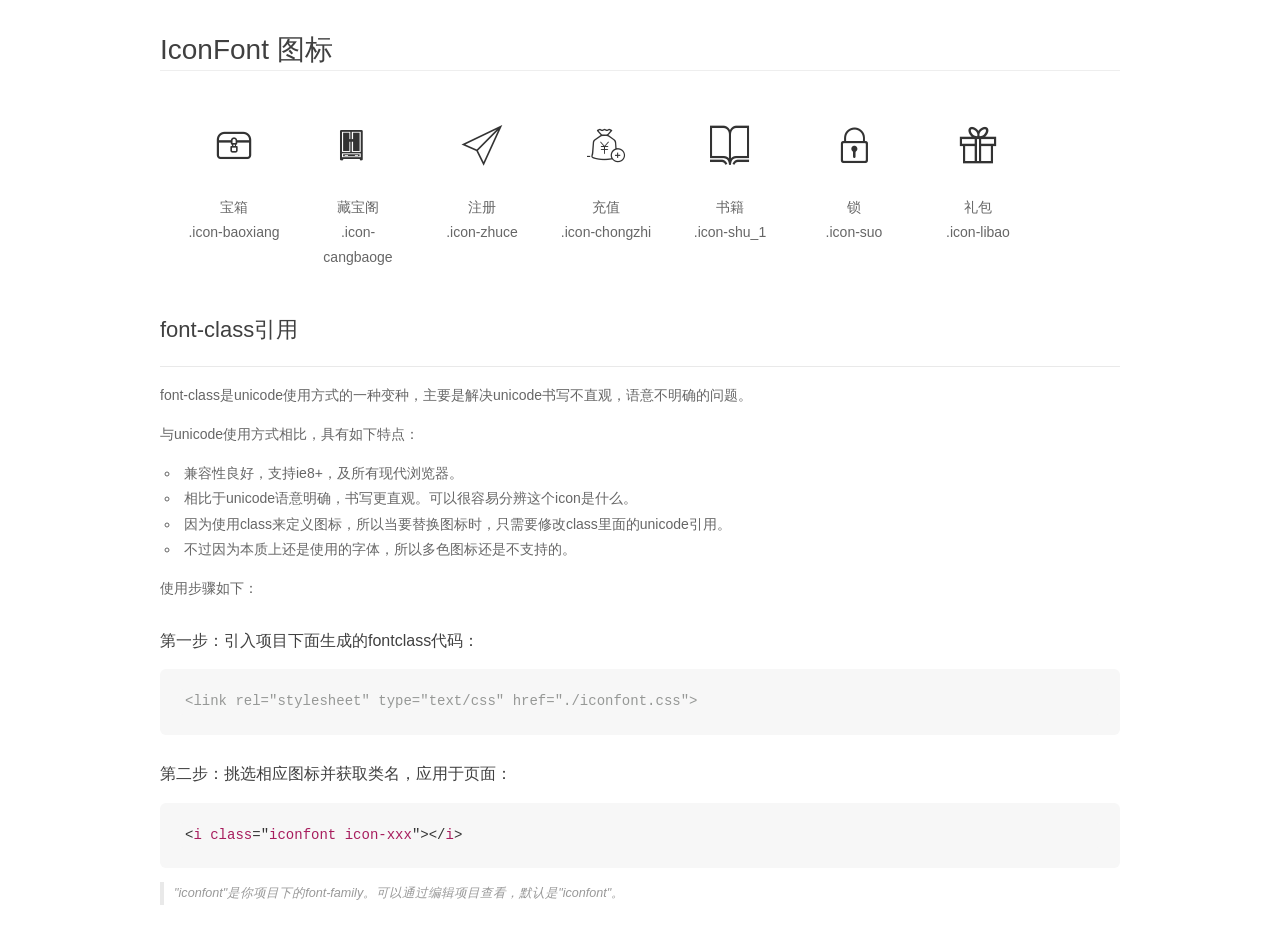
<file: fonts/demo_fontclass.html>
<!DOCTYPE html>
<html>
<head>
    <meta charset="utf-8"/>
    <title>IconFont</title>
    <link rel="stylesheet" href="demo.css">
    <link rel="stylesheet" href="iconfont.css">
</head>
<body>
    <div class="main markdown">
        <h1>IconFont 图标</h1>
        <ul class="icon_lists clear">
            
                <li>
                <i class="icon iconfont icon-baoxiang"></i>
                    <div class="name">宝箱</div>
                    <div class="fontclass">.icon-baoxiang</div>
                </li>
            
                <li>
                <i class="icon iconfont icon-cangbaoge"></i>
                    <div class="name">藏宝阁</div>
                    <div class="fontclass">.icon-cangbaoge</div>
                </li>
            
                <li>
                <i class="icon iconfont icon-zhuce"></i>
                    <div class="name">注册</div>
                    <div class="fontclass">.icon-zhuce</div>
                </li>
            
                <li>
                <i class="icon iconfont icon-chongzhi"></i>
                    <div class="name">充值</div>
                    <div class="fontclass">.icon-chongzhi</div>
                </li>
            
                <li>
                <i class="icon iconfont icon-shu_1"></i>
                    <div class="name">书籍</div>
                    <div class="fontclass">.icon-shu_1</div>
                </li>
            
                <li>
                <i class="icon iconfont icon-suo"></i>
                    <div class="name">锁</div>
                    <div class="fontclass">.icon-suo</div>
                </li>
            
                <li>
                <i class="icon iconfont icon-libao"></i>
                    <div class="name">礼包</div>
                    <div class="fontclass">.icon-libao</div>
                </li>
            
        </ul>

        <h2 id="font-class-">font-class引用</h2>
        <hr>

        <p>font-class是unicode使用方式的一种变种，主要是解决unicode书写不直观，语意不明确的问题。</p>
        <p>与unicode使用方式相比，具有如下特点：</p>
        <ul>
        <li>兼容性良好，支持ie8+，及所有现代浏览器。</li>
        <li>相比于unicode语意明确，书写更直观。可以很容易分辨这个icon是什么。</li>
        <li>因为使用class来定义图标，所以当要替换图标时，只需要修改class里面的unicode引用。</li>
        <li>不过因为本质上还是使用的字体，所以多色图标还是不支持的。</li>
        </ul>
        <p>使用步骤如下：</p>
        <h3 id="-fontclass-">第一步：引入项目下面生成的fontclass代码：</h3>


        <pre><code class="lang-js hljs javascript"><span class="hljs-comment">&lt;link rel="stylesheet" type="text/css" href="./iconfont.css"&gt;</span></code></pre>
        <h3 id="-">第二步：挑选相应图标并获取类名，应用于页面：</h3>
        <pre><code class="lang-css hljs">&lt;<span class="hljs-selector-tag">i</span> <span class="hljs-selector-tag">class</span>="<span class="hljs-selector-tag">iconfont</span> <span class="hljs-selector-tag">icon-xxx</span>"&gt;&lt;/<span class="hljs-selector-tag">i</span>&gt;</code></pre>
        <blockquote>
        <p>"iconfont"是你项目下的font-family。可以通过编辑项目查看，默认是"iconfont"。</p>
        </blockquote>
    </div>
</body>
</html>
</file>
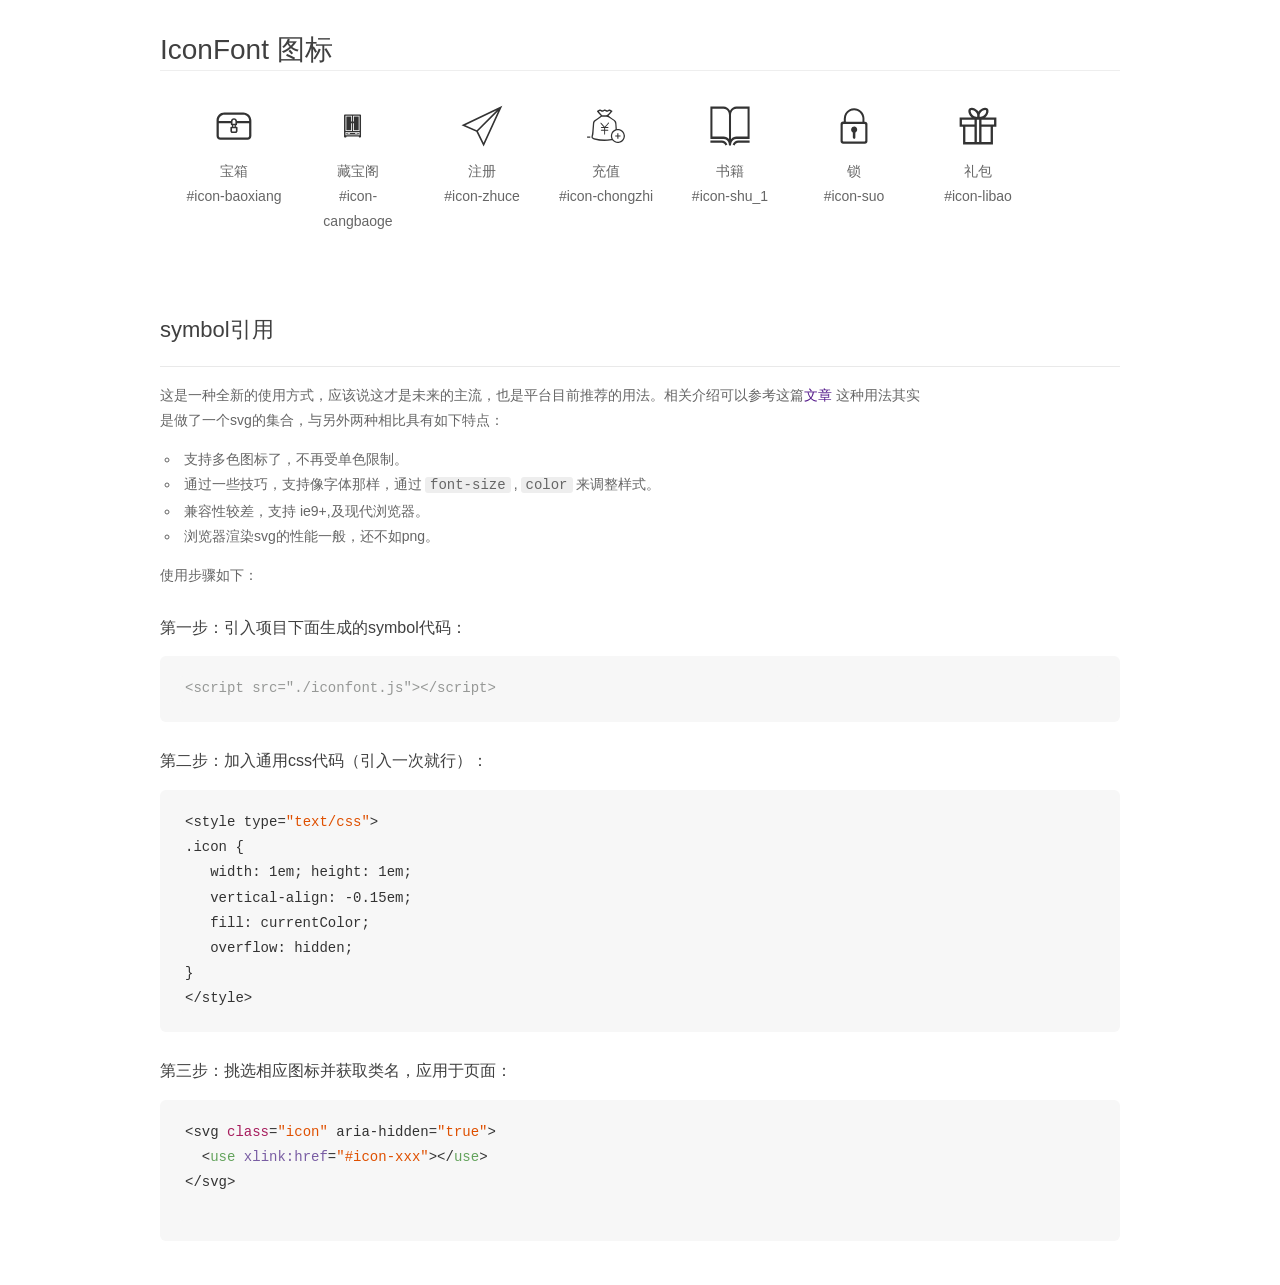
<file: fonts/demo_symbol.html>
<!DOCTYPE html>
<html>
<head>
    <meta charset="utf-8"/>
    <title>IconFont</title>
    <link rel="stylesheet" href="demo.css">
    <script src="iconfont.js"></script>

    <style type="text/css">
        .icon {
          /* 通过设置 font-size 来改变图标大小 */
          width: 1em; height: 1em;
          /* 图标和文字相邻时，垂直对齐 */
          vertical-align: -0.15em;
          /* 通过设置 color 来改变 SVG 的颜色/fill */
          fill: currentColor;
          /* path 和 stroke 溢出 viewBox 部分在 IE 下会显示
             normalize.css 中也包含这行 */
          overflow: hidden;
        }

    </style>
</head>
<body>
    <div class="main markdown">
        <h1>IconFont 图标</h1>
        <ul class="icon_lists clear">
            
                <li>
                    <svg class="icon" aria-hidden="true">
                        <use xlink:href="#icon-baoxiang"></use>
                    </svg>
                    <div class="name">宝箱</div>
                    <div class="fontclass">#icon-baoxiang</div>
                </li>
            
                <li>
                    <svg class="icon" aria-hidden="true">
                        <use xlink:href="#icon-cangbaoge"></use>
                    </svg>
                    <div class="name">藏宝阁</div>
                    <div class="fontclass">#icon-cangbaoge</div>
                </li>
            
                <li>
                    <svg class="icon" aria-hidden="true">
                        <use xlink:href="#icon-zhuce"></use>
                    </svg>
                    <div class="name">注册</div>
                    <div class="fontclass">#icon-zhuce</div>
                </li>
            
                <li>
                    <svg class="icon" aria-hidden="true">
                        <use xlink:href="#icon-chongzhi"></use>
                    </svg>
                    <div class="name">充值</div>
                    <div class="fontclass">#icon-chongzhi</div>
                </li>
            
                <li>
                    <svg class="icon" aria-hidden="true">
                        <use xlink:href="#icon-shu_1"></use>
                    </svg>
                    <div class="name">书籍</div>
                    <div class="fontclass">#icon-shu_1</div>
                </li>
            
                <li>
                    <svg class="icon" aria-hidden="true">
                        <use xlink:href="#icon-suo"></use>
                    </svg>
                    <div class="name">锁</div>
                    <div class="fontclass">#icon-suo</div>
                </li>
            
                <li>
                    <svg class="icon" aria-hidden="true">
                        <use xlink:href="#icon-libao"></use>
                    </svg>
                    <div class="name">礼包</div>
                    <div class="fontclass">#icon-libao</div>
                </li>
            
        </ul>


        <h2 id="symbol-">symbol引用</h2>
        <hr>

        <p>这是一种全新的使用方式，应该说这才是未来的主流，也是平台目前推荐的用法。相关介绍可以参考这篇<a href="">文章</a>
        这种用法其实是做了一个svg的集合，与另外两种相比具有如下特点：</p>
        <ul>
          <li>支持多色图标了，不再受单色限制。</li>
          <li>通过一些技巧，支持像字体那样，通过<code>font-size</code>,<code>color</code>来调整样式。</li>
          <li>兼容性较差，支持 ie9+,及现代浏览器。</li>
          <li>浏览器渲染svg的性能一般，还不如png。</li>
        </ul>
        <p>使用步骤如下：</p>
        <h3 id="-symbol-">第一步：引入项目下面生成的symbol代码：</h3>
        <pre><code class="lang-js hljs javascript"><span class="hljs-comment">&lt;script src="./iconfont.js"&gt;&lt;/script&gt;</span></code></pre>
        <h3 id="-css-">第二步：加入通用css代码（引入一次就行）：</h3>
        <pre><code class="lang-js hljs javascript">&lt;style type=<span class="hljs-string">"text/css"</span>&gt;
.icon {
   width: <span class="hljs-number">1</span>em; height: <span class="hljs-number">1</span>em;
   vertical-align: <span class="hljs-number">-0.15</span>em;
   fill: currentColor;
   overflow: hidden;
}
&lt;<span class="hljs-regexp">/style&gt;</span></code></pre>
        <h3 id="-">第三步：挑选相应图标并获取类名，应用于页面：</h3>
        <pre><code class="lang-js hljs javascript">&lt;svg <span class="hljs-class"><span class="hljs-keyword">class</span></span>=<span class="hljs-string">"icon"</span> aria-hidden=<span class="hljs-string">"true"</span>&gt;<span class="xml"><span class="hljs-tag">
  &lt;<span class="hljs-name">use</span> <span class="hljs-attr">xlink:href</span>=<span class="hljs-string">"#icon-xxx"</span>&gt;</span><span class="hljs-tag">&lt;/<span class="hljs-name">use</span>&gt;</span>
</span>&lt;<span class="hljs-regexp">/svg&gt;
        </span></code></pre>
    </div>
</body>
</html>
</file>
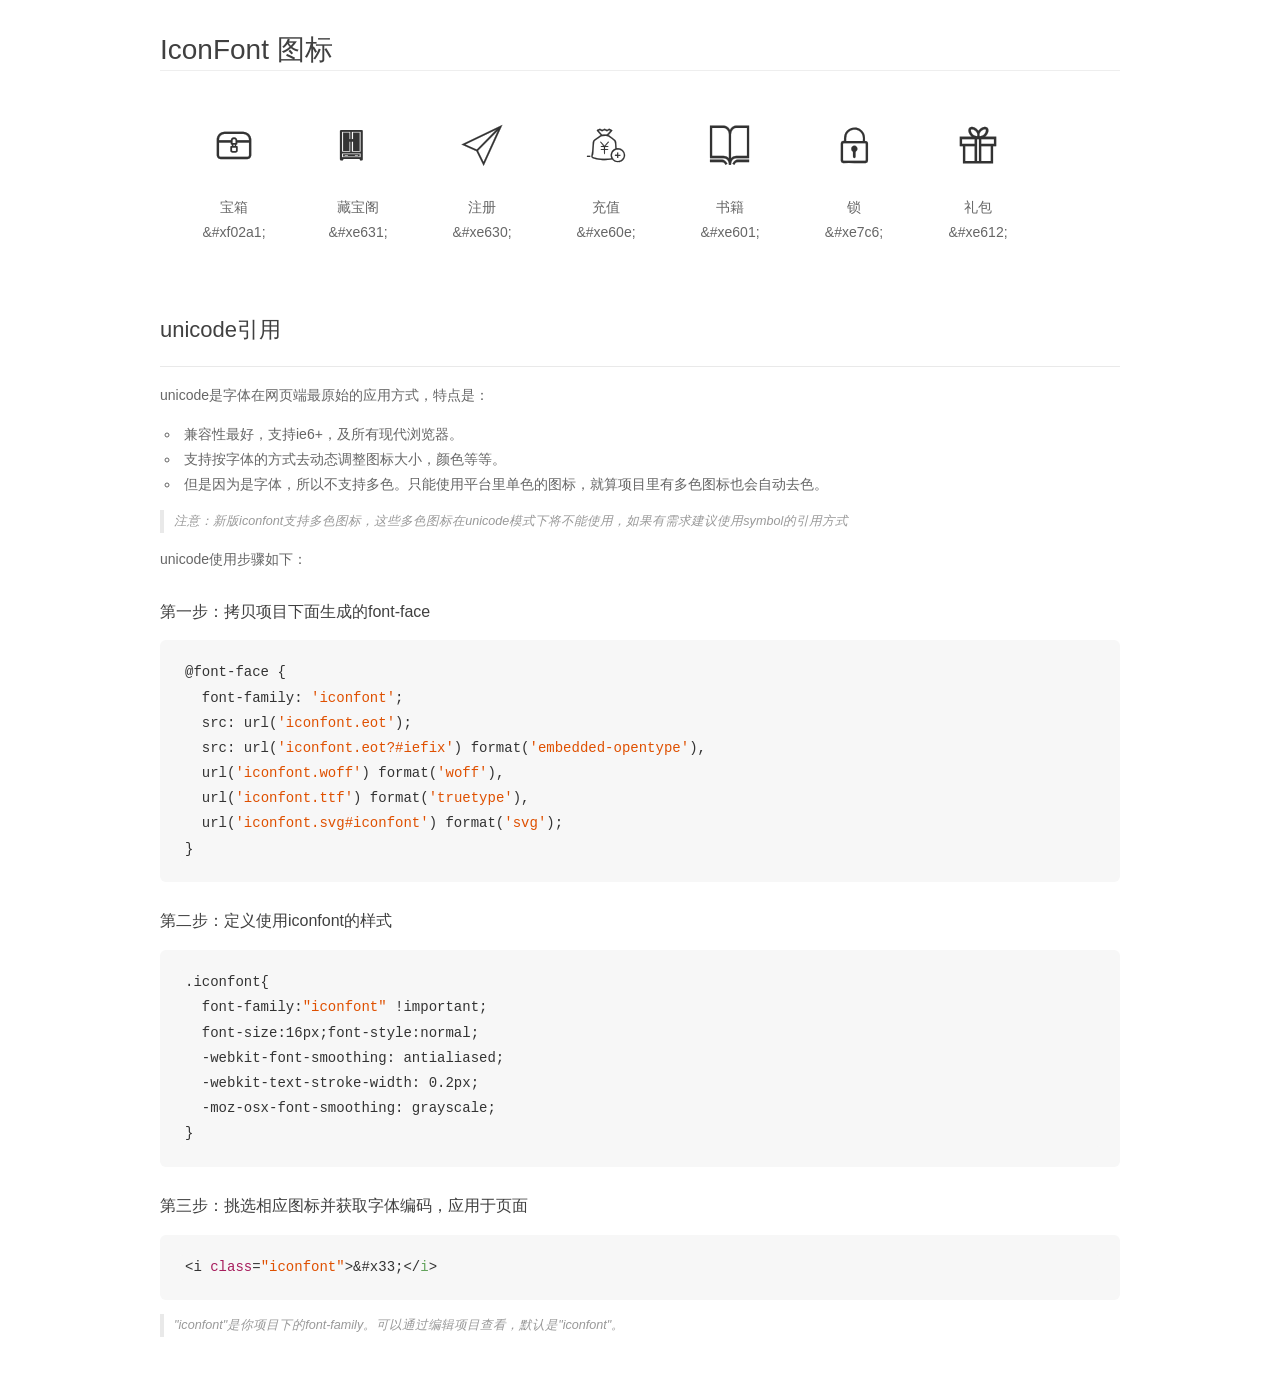
<file: fonts/demo_unicode.html>
<!DOCTYPE html>
<html>
<head>
    <meta charset="utf-8"/>
    <title>IconFont</title>
    <link rel="stylesheet" href="demo.css">

    <style type="text/css">

        @font-face {font-family: "iconfont";
          src: url('iconfont.eot'); /* IE9*/
          src: url('iconfont.eot#iefix') format('embedded-opentype'), /* IE6-IE8 */
          url('iconfont.woff') format('woff'), /* chrome, firefox */
          url('iconfont.ttf') format('truetype'), /* chrome, firefox, opera, Safari, Android, iOS 4.2+*/
          url('iconfont.svg#iconfont') format('svg'); /* iOS 4.1- */
        }

        .iconfont {
          font-family:"iconfont" !important;
          font-size:16px;
          font-style:normal;
          -webkit-font-smoothing: antialiased;
          -webkit-text-stroke-width: 0.2px;
          -moz-osx-font-smoothing: grayscale;
        }

    </style>
</head>
<body>
    <div class="main markdown">
        <h1>IconFont 图标</h1>
        <ul class="icon_lists clear">
            
                <li>
                <i class="icon iconfont">&#xf02a1;</i>
                    <div class="name">宝箱</div>
                    <div class="code">&amp;#xf02a1;</div>
                </li>
            
                <li>
                <i class="icon iconfont">&#xe631;</i>
                    <div class="name">藏宝阁</div>
                    <div class="code">&amp;#xe631;</div>
                </li>
            
                <li>
                <i class="icon iconfont">&#xe630;</i>
                    <div class="name">注册</div>
                    <div class="code">&amp;#xe630;</div>
                </li>
            
                <li>
                <i class="icon iconfont">&#xe60e;</i>
                    <div class="name">充值</div>
                    <div class="code">&amp;#xe60e;</div>
                </li>
            
                <li>
                <i class="icon iconfont">&#xe601;</i>
                    <div class="name">书籍</div>
                    <div class="code">&amp;#xe601;</div>
                </li>
            
                <li>
                <i class="icon iconfont">&#xe7c6;</i>
                    <div class="name">锁</div>
                    <div class="code">&amp;#xe7c6;</div>
                </li>
            
                <li>
                <i class="icon iconfont">&#xe612;</i>
                    <div class="name">礼包</div>
                    <div class="code">&amp;#xe612;</div>
                </li>
            
        </ul>
        <h2 id="unicode-">unicode引用</h2>
        <hr>

        <p>unicode是字体在网页端最原始的应用方式，特点是：</p>
        <ul>
        <li>兼容性最好，支持ie6+，及所有现代浏览器。</li>
        <li>支持按字体的方式去动态调整图标大小，颜色等等。</li>
        <li>但是因为是字体，所以不支持多色。只能使用平台里单色的图标，就算项目里有多色图标也会自动去色。</li>
        </ul>
        <blockquote>
        <p>注意：新版iconfont支持多色图标，这些多色图标在unicode模式下将不能使用，如果有需求建议使用symbol的引用方式</p>
        </blockquote>
        <p>unicode使用步骤如下：</p>
        <h3 id="-font-face">第一步：拷贝项目下面生成的font-face</h3>
        <pre><code class="lang-js hljs javascript">@font-face {
  font-family: <span class="hljs-string">'iconfont'</span>;
  src: url(<span class="hljs-string">'iconfont.eot'</span>);
  src: url(<span class="hljs-string">'iconfont.eot?#iefix'</span>) format(<span class="hljs-string">'embedded-opentype'</span>),
  url(<span class="hljs-string">'iconfont.woff'</span>) format(<span class="hljs-string">'woff'</span>),
  url(<span class="hljs-string">'iconfont.ttf'</span>) format(<span class="hljs-string">'truetype'</span>),
  url(<span class="hljs-string">'iconfont.svg#iconfont'</span>) format(<span class="hljs-string">'svg'</span>);
}
</code></pre>
        <h3 id="-iconfont-">第二步：定义使用iconfont的样式</h3>
        <pre><code class="lang-js hljs javascript">.iconfont{
  font-family:<span class="hljs-string">"iconfont"</span> !important;
  font-size:<span class="hljs-number">16</span>px;font-style:normal;
  -webkit-font-smoothing: antialiased;
  -webkit-text-stroke-width: <span class="hljs-number">0.2</span>px;
  -moz-osx-font-smoothing: grayscale;
}
</code></pre>
        <h3 id="-">第三步：挑选相应图标并获取字体编码，应用于页面</h3>
        <pre><code class="lang-js hljs javascript">&lt;i <span class="hljs-class"><span class="hljs-keyword">class</span></span>=<span class="hljs-string">"iconfont"</span>&gt;&amp;#x33;<span class="xml"><span class="hljs-tag">&lt;/<span class="hljs-name">i</span>&gt;</span></span></code></pre>

        <blockquote>
        <p>"iconfont"是你项目下的font-family。可以通过编辑项目查看，默认是"iconfont"。</p>
        </blockquote>
    </div>


</body>
</html>
</file>
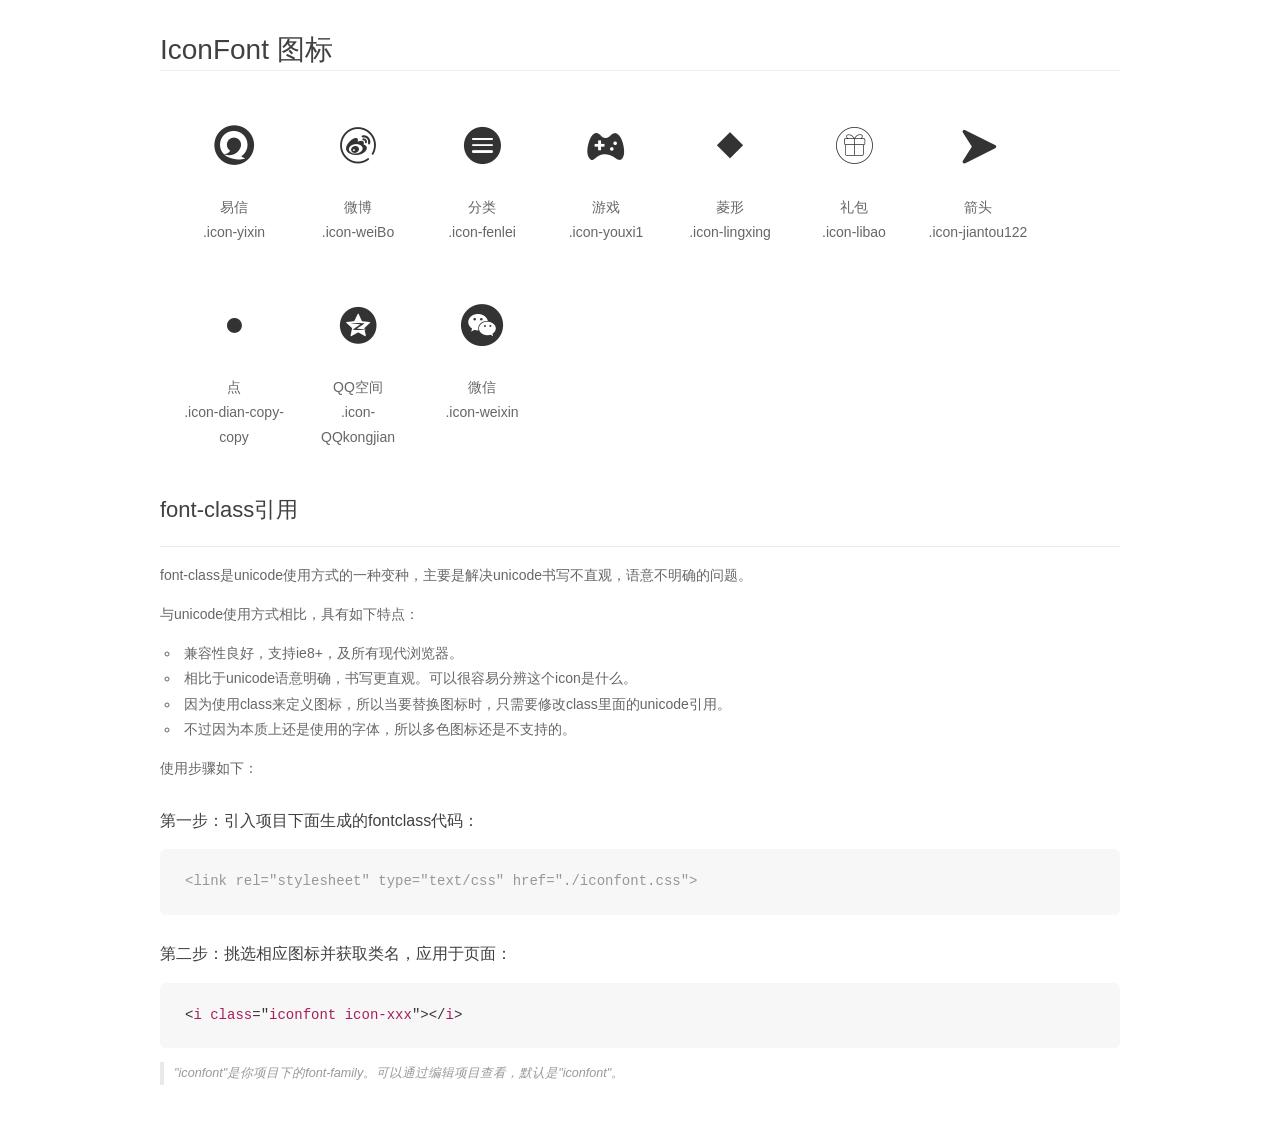
<file: fonts1/demo_fontclass.html>
<!DOCTYPE html>
<html>
<head>
    <meta charset="utf-8"/>
    <title>IconFont</title>
    <link rel="stylesheet" href="demo.css">
    <link rel="stylesheet" href="iconfont.css">
</head>
<body>
    <div class="main markdown">
        <h1>IconFont 图标</h1>
        <ul class="icon_lists clear">
            
                <li>
                <i class="icon iconfont icon-yixin"></i>
                    <div class="name">易信</div>
                    <div class="fontclass">.icon-yixin</div>
                </li>
            
                <li>
                <i class="icon iconfont icon-weiBo"></i>
                    <div class="name">微博</div>
                    <div class="fontclass">.icon-weiBo</div>
                </li>
            
                <li>
                <i class="icon iconfont icon-fenlei"></i>
                    <div class="name">分类</div>
                    <div class="fontclass">.icon-fenlei</div>
                </li>
            
                <li>
                <i class="icon iconfont icon-youxi1"></i>
                    <div class="name">游戏</div>
                    <div class="fontclass">.icon-youxi1</div>
                </li>
            
                <li>
                <i class="icon iconfont icon-lingxing"></i>
                    <div class="name">菱形</div>
                    <div class="fontclass">.icon-lingxing</div>
                </li>
            
                <li>
                <i class="icon iconfont icon-libao"></i>
                    <div class="name">礼包</div>
                    <div class="fontclass">.icon-libao</div>
                </li>
            
                <li>
                <i class="icon iconfont icon-jiantou122"></i>
                    <div class="name">箭头</div>
                    <div class="fontclass">.icon-jiantou122</div>
                </li>
            
                <li>
                <i class="icon iconfont icon-dian-copy-copy"></i>
                    <div class="name">点</div>
                    <div class="fontclass">.icon-dian-copy-copy</div>
                </li>
            
                <li>
                <i class="icon iconfont icon-QQkongjian"></i>
                    <div class="name">QQ空间</div>
                    <div class="fontclass">.icon-QQkongjian</div>
                </li>
            
                <li>
                <i class="icon iconfont icon-weixin"></i>
                    <div class="name">微信</div>
                    <div class="fontclass">.icon-weixin</div>
                </li>
            
        </ul>

        <h2 id="font-class-">font-class引用</h2>
        <hr>

        <p>font-class是unicode使用方式的一种变种，主要是解决unicode书写不直观，语意不明确的问题。</p>
        <p>与unicode使用方式相比，具有如下特点：</p>
        <ul>
        <li>兼容性良好，支持ie8+，及所有现代浏览器。</li>
        <li>相比于unicode语意明确，书写更直观。可以很容易分辨这个icon是什么。</li>
        <li>因为使用class来定义图标，所以当要替换图标时，只需要修改class里面的unicode引用。</li>
        <li>不过因为本质上还是使用的字体，所以多色图标还是不支持的。</li>
        </ul>
        <p>使用步骤如下：</p>
        <h3 id="-fontclass-">第一步：引入项目下面生成的fontclass代码：</h3>


        <pre><code class="lang-js hljs javascript"><span class="hljs-comment">&lt;link rel="stylesheet" type="text/css" href="./iconfont.css"&gt;</span></code></pre>
        <h3 id="-">第二步：挑选相应图标并获取类名，应用于页面：</h3>
        <pre><code class="lang-css hljs">&lt;<span class="hljs-selector-tag">i</span> <span class="hljs-selector-tag">class</span>="<span class="hljs-selector-tag">iconfont</span> <span class="hljs-selector-tag">icon-xxx</span>"&gt;&lt;/<span class="hljs-selector-tag">i</span>&gt;</code></pre>
        <blockquote>
        <p>"iconfont"是你项目下的font-family。可以通过编辑项目查看，默认是"iconfont"。</p>
        </blockquote>
    </div>
</body>
</html>
</file>
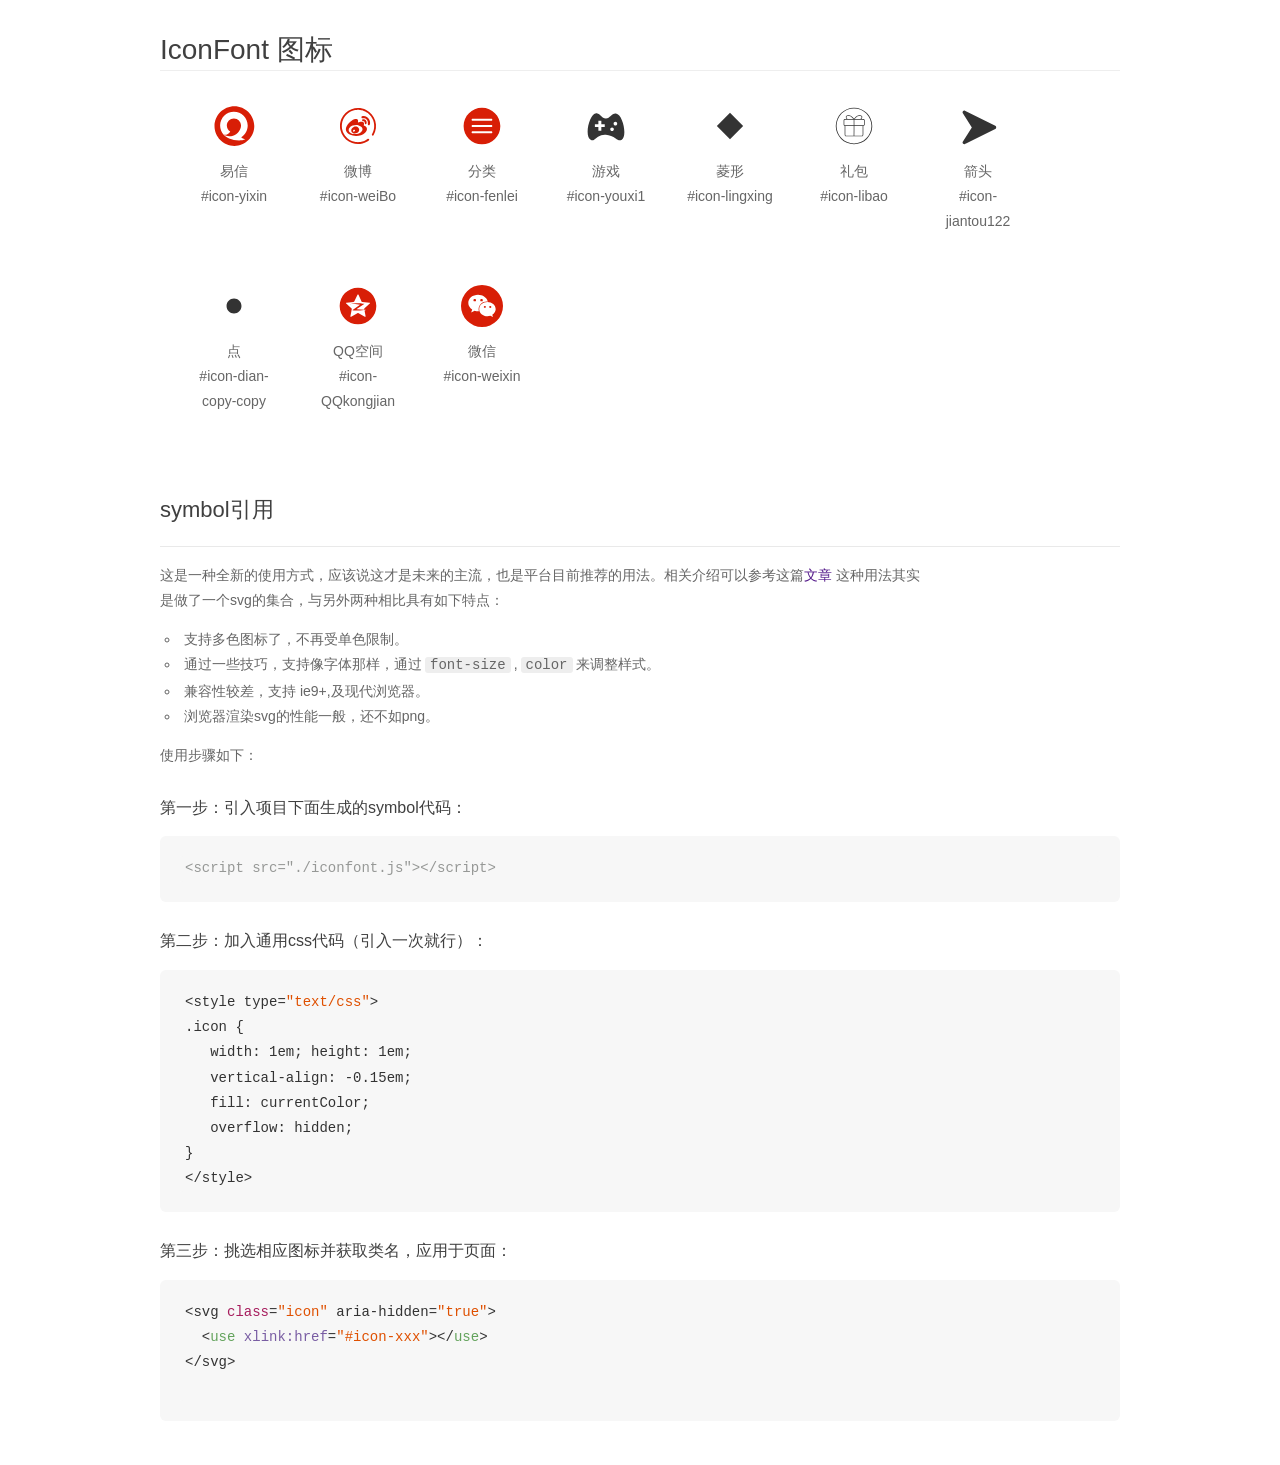
<file: fonts1/demo_symbol.html>
<!DOCTYPE html>
<html>
<head>
    <meta charset="utf-8"/>
    <title>IconFont</title>
    <link rel="stylesheet" href="demo.css">
    <script src="iconfont.js"></script>

    <style type="text/css">
        .icon {
          /* 通过设置 font-size 来改变图标大小 */
          width: 1em; height: 1em;
          /* 图标和文字相邻时，垂直对齐 */
          vertical-align: -0.15em;
          /* 通过设置 color 来改变 SVG 的颜色/fill */
          fill: currentColor;
          /* path 和 stroke 溢出 viewBox 部分在 IE 下会显示
             normalize.css 中也包含这行 */
          overflow: hidden;
        }

    </style>
</head>
<body>
    <div class="main markdown">
        <h1>IconFont 图标</h1>
        <ul class="icon_lists clear">
            
                <li>
                    <svg class="icon" aria-hidden="true">
                        <use xlink:href="#icon-yixin"></use>
                    </svg>
                    <div class="name">易信</div>
                    <div class="fontclass">#icon-yixin</div>
                </li>
            
                <li>
                    <svg class="icon" aria-hidden="true">
                        <use xlink:href="#icon-weiBo"></use>
                    </svg>
                    <div class="name">微博</div>
                    <div class="fontclass">#icon-weiBo</div>
                </li>
            
                <li>
                    <svg class="icon" aria-hidden="true">
                        <use xlink:href="#icon-fenlei"></use>
                    </svg>
                    <div class="name">分类</div>
                    <div class="fontclass">#icon-fenlei</div>
                </li>
            
                <li>
                    <svg class="icon" aria-hidden="true">
                        <use xlink:href="#icon-youxi1"></use>
                    </svg>
                    <div class="name">游戏</div>
                    <div class="fontclass">#icon-youxi1</div>
                </li>
            
                <li>
                    <svg class="icon" aria-hidden="true">
                        <use xlink:href="#icon-lingxing"></use>
                    </svg>
                    <div class="name">菱形</div>
                    <div class="fontclass">#icon-lingxing</div>
                </li>
            
                <li>
                    <svg class="icon" aria-hidden="true">
                        <use xlink:href="#icon-libao"></use>
                    </svg>
                    <div class="name">礼包</div>
                    <div class="fontclass">#icon-libao</div>
                </li>
            
                <li>
                    <svg class="icon" aria-hidden="true">
                        <use xlink:href="#icon-jiantou122"></use>
                    </svg>
                    <div class="name">箭头</div>
                    <div class="fontclass">#icon-jiantou122</div>
                </li>
            
                <li>
                    <svg class="icon" aria-hidden="true">
                        <use xlink:href="#icon-dian-copy-copy"></use>
                    </svg>
                    <div class="name">点</div>
                    <div class="fontclass">#icon-dian-copy-copy</div>
                </li>
            
                <li>
                    <svg class="icon" aria-hidden="true">
                        <use xlink:href="#icon-QQkongjian"></use>
                    </svg>
                    <div class="name">QQ空间</div>
                    <div class="fontclass">#icon-QQkongjian</div>
                </li>
            
                <li>
                    <svg class="icon" aria-hidden="true">
                        <use xlink:href="#icon-weixin"></use>
                    </svg>
                    <div class="name">微信</div>
                    <div class="fontclass">#icon-weixin</div>
                </li>
            
        </ul>


        <h2 id="symbol-">symbol引用</h2>
        <hr>

        <p>这是一种全新的使用方式，应该说这才是未来的主流，也是平台目前推荐的用法。相关介绍可以参考这篇<a href="">文章</a>
        这种用法其实是做了一个svg的集合，与另外两种相比具有如下特点：</p>
        <ul>
          <li>支持多色图标了，不再受单色限制。</li>
          <li>通过一些技巧，支持像字体那样，通过<code>font-size</code>,<code>color</code>来调整样式。</li>
          <li>兼容性较差，支持 ie9+,及现代浏览器。</li>
          <li>浏览器渲染svg的性能一般，还不如png。</li>
        </ul>
        <p>使用步骤如下：</p>
        <h3 id="-symbol-">第一步：引入项目下面生成的symbol代码：</h3>
        <pre><code class="lang-js hljs javascript"><span class="hljs-comment">&lt;script src="./iconfont.js"&gt;&lt;/script&gt;</span></code></pre>
        <h3 id="-css-">第二步：加入通用css代码（引入一次就行）：</h3>
        <pre><code class="lang-js hljs javascript">&lt;style type=<span class="hljs-string">"text/css"</span>&gt;
.icon {
   width: <span class="hljs-number">1</span>em; height: <span class="hljs-number">1</span>em;
   vertical-align: <span class="hljs-number">-0.15</span>em;
   fill: currentColor;
   overflow: hidden;
}
&lt;<span class="hljs-regexp">/style&gt;</span></code></pre>
        <h3 id="-">第三步：挑选相应图标并获取类名，应用于页面：</h3>
        <pre><code class="lang-js hljs javascript">&lt;svg <span class="hljs-class"><span class="hljs-keyword">class</span></span>=<span class="hljs-string">"icon"</span> aria-hidden=<span class="hljs-string">"true"</span>&gt;<span class="xml"><span class="hljs-tag">
  &lt;<span class="hljs-name">use</span> <span class="hljs-attr">xlink:href</span>=<span class="hljs-string">"#icon-xxx"</span>&gt;</span><span class="hljs-tag">&lt;/<span class="hljs-name">use</span>&gt;</span>
</span>&lt;<span class="hljs-regexp">/svg&gt;
        </span></code></pre>
    </div>
</body>
</html>
</file>
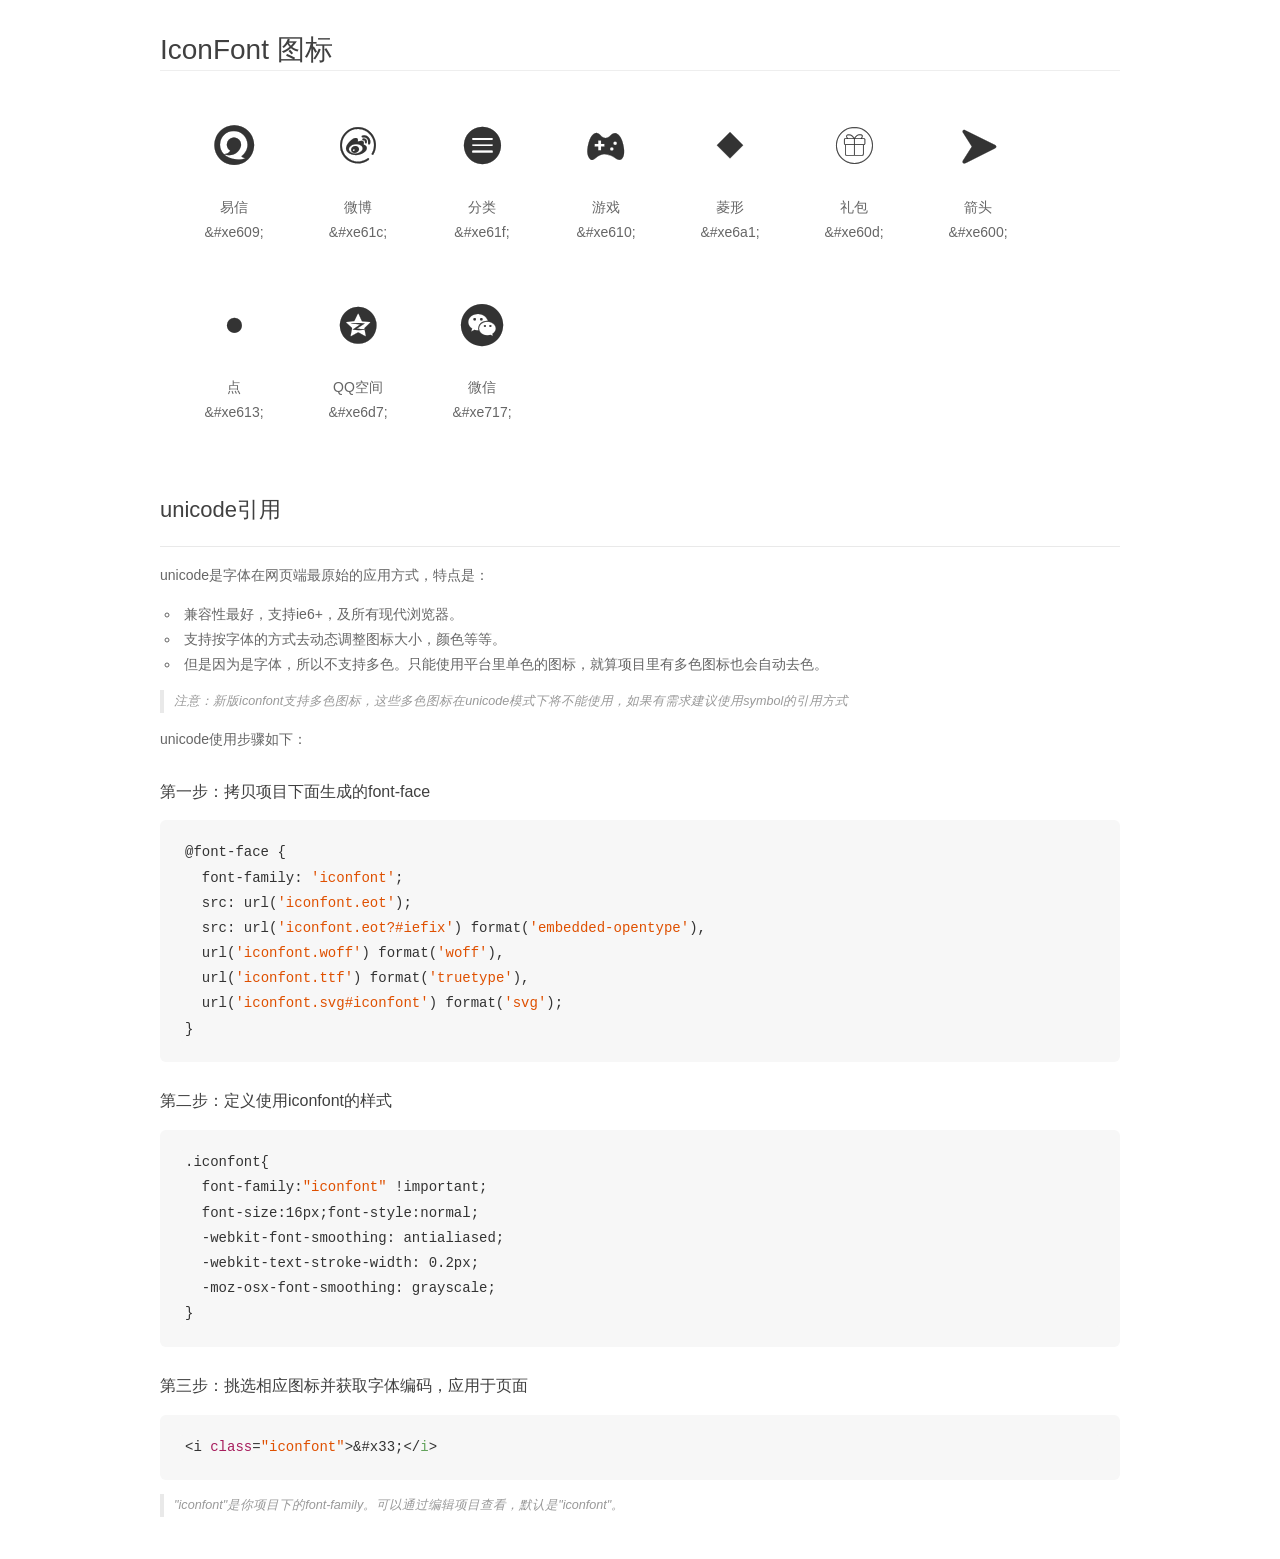
<file: fonts1/demo_unicode.html>
<!DOCTYPE html>
<html>
<head>
    <meta charset="utf-8"/>
    <title>IconFont</title>
    <link rel="stylesheet" href="demo.css">

    <style type="text/css">

        @font-face {font-family: "iconfont";
          src: url('iconfont.eot'); /* IE9*/
          src: url('iconfont.eot#iefix') format('embedded-opentype'), /* IE6-IE8 */
          url('iconfont.woff') format('woff'), /* chrome, firefox */
          url('iconfont.ttf') format('truetype'), /* chrome, firefox, opera, Safari, Android, iOS 4.2+*/
          url('iconfont.svg#iconfont') format('svg'); /* iOS 4.1- */
        }

        .iconfont {
          font-family:"iconfont" !important;
          font-size:16px;
          font-style:normal;
          -webkit-font-smoothing: antialiased;
          -webkit-text-stroke-width: 0.2px;
          -moz-osx-font-smoothing: grayscale;
        }

    </style>
</head>
<body>
    <div class="main markdown">
        <h1>IconFont 图标</h1>
        <ul class="icon_lists clear">
            
                <li>
                <i class="icon iconfont">&#xe609;</i>
                    <div class="name">易信</div>
                    <div class="code">&amp;#xe609;</div>
                </li>
            
                <li>
                <i class="icon iconfont">&#xe61c;</i>
                    <div class="name">微博</div>
                    <div class="code">&amp;#xe61c;</div>
                </li>
            
                <li>
                <i class="icon iconfont">&#xe61f;</i>
                    <div class="name">分类</div>
                    <div class="code">&amp;#xe61f;</div>
                </li>
            
                <li>
                <i class="icon iconfont">&#xe610;</i>
                    <div class="name">游戏</div>
                    <div class="code">&amp;#xe610;</div>
                </li>
            
                <li>
                <i class="icon iconfont">&#xe6a1;</i>
                    <div class="name">菱形</div>
                    <div class="code">&amp;#xe6a1;</div>
                </li>
            
                <li>
                <i class="icon iconfont">&#xe60d;</i>
                    <div class="name">礼包</div>
                    <div class="code">&amp;#xe60d;</div>
                </li>
            
                <li>
                <i class="icon iconfont">&#xe600;</i>
                    <div class="name">箭头</div>
                    <div class="code">&amp;#xe600;</div>
                </li>
            
                <li>
                <i class="icon iconfont">&#xe613;</i>
                    <div class="name">点</div>
                    <div class="code">&amp;#xe613;</div>
                </li>
            
                <li>
                <i class="icon iconfont">&#xe6d7;</i>
                    <div class="name">QQ空间</div>
                    <div class="code">&amp;#xe6d7;</div>
                </li>
            
                <li>
                <i class="icon iconfont">&#xe717;</i>
                    <div class="name">微信</div>
                    <div class="code">&amp;#xe717;</div>
                </li>
            
        </ul>
        <h2 id="unicode-">unicode引用</h2>
        <hr>

        <p>unicode是字体在网页端最原始的应用方式，特点是：</p>
        <ul>
        <li>兼容性最好，支持ie6+，及所有现代浏览器。</li>
        <li>支持按字体的方式去动态调整图标大小，颜色等等。</li>
        <li>但是因为是字体，所以不支持多色。只能使用平台里单色的图标，就算项目里有多色图标也会自动去色。</li>
        </ul>
        <blockquote>
        <p>注意：新版iconfont支持多色图标，这些多色图标在unicode模式下将不能使用，如果有需求建议使用symbol的引用方式</p>
        </blockquote>
        <p>unicode使用步骤如下：</p>
        <h3 id="-font-face">第一步：拷贝项目下面生成的font-face</h3>
        <pre><code class="lang-js hljs javascript">@font-face {
  font-family: <span class="hljs-string">'iconfont'</span>;
  src: url(<span class="hljs-string">'iconfont.eot'</span>);
  src: url(<span class="hljs-string">'iconfont.eot?#iefix'</span>) format(<span class="hljs-string">'embedded-opentype'</span>),
  url(<span class="hljs-string">'iconfont.woff'</span>) format(<span class="hljs-string">'woff'</span>),
  url(<span class="hljs-string">'iconfont.ttf'</span>) format(<span class="hljs-string">'truetype'</span>),
  url(<span class="hljs-string">'iconfont.svg#iconfont'</span>) format(<span class="hljs-string">'svg'</span>);
}
</code></pre>
        <h3 id="-iconfont-">第二步：定义使用iconfont的样式</h3>
        <pre><code class="lang-js hljs javascript">.iconfont{
  font-family:<span class="hljs-string">"iconfont"</span> !important;
  font-size:<span class="hljs-number">16</span>px;font-style:normal;
  -webkit-font-smoothing: antialiased;
  -webkit-text-stroke-width: <span class="hljs-number">0.2</span>px;
  -moz-osx-font-smoothing: grayscale;
}
</code></pre>
        <h3 id="-">第三步：挑选相应图标并获取字体编码，应用于页面</h3>
        <pre><code class="lang-js hljs javascript">&lt;i <span class="hljs-class"><span class="hljs-keyword">class</span></span>=<span class="hljs-string">"iconfont"</span>&gt;&amp;#x33;<span class="xml"><span class="hljs-tag">&lt;/<span class="hljs-name">i</span>&gt;</span></span></code></pre>

        <blockquote>
        <p>"iconfont"是你项目下的font-family。可以通过编辑项目查看，默认是"iconfont"。</p>
        </blockquote>
    </div>


</body>
</html>
</file>
<file: css/gf_index.css>
.gf_header{
	width: 100%;
	height: 55px;
}
.gf_container{
	width: 1100px;
	margin: 0 auto;
}
.gf_container.top{
	height: 54px;
	width: 100%;
}
.gf_container .top .top_1 img{
	float: left;
	margin-right: 30px;	
	padding-top: 5px;
}
.gf_container .top ul{
	float: right;
	line-height: 54px;
}
.gf_container .top ul li{
	float: left;
	padding: 0 10px;
	font-family: "微软雅黑";
}
.gf_container .top ul li:nth-of-type(3) a{
	color: #bc2e2e;
}

/*顶部样式*/
.gf_main{
	width: 100%;
	height: 850px;
	background: url(../images/body_bg.jpg) no-repeat -165px 0px;
	position: relative;;
}
.gf_wrap{
	position: absolute;;
	left: 15%;
	top: 173px;
	width: 960px;
	margin: 0 auto;	
}
#gf_flag{
	height: 2px;
	width: 84px;
	margin-left:2px;
	background-color: yellow;
	position: absolute;
	bottom: 1px;
	left: 0px;
}
.gf_box_top{
	width: 960px;
	height: 50px;
	background: url(../images/cont_top.png) repeat-x -5px 0px;
	position: relative;
	background-size: 975px 50px;
}
.gf_box_top ul li{
	float: left;
}
.gf_box_top ul h2{
	width: 92px;
	height: 33px;
	text-align: center;
	line-height: 60px;
	text-shadow: 1px 1px 1px #000;
	margin-left: 5px;
}
.gf_box_top h2 a{
	cursor: auto;
	color: #fff;
	font-size: 16px;
	height: 17px;
}
.gf_box_top li:last-child a{
	color: #ffff1a;
}
.gf_box_top p{
    position: absolute;
    right: 0;
    top: 20px;
    color: #b3b2c6;
    margin-right: 25px;
    text-align: center;
}
.gf_box_top p a{
    color: #fff; 
    font-size: 14px;
    margin-right: 6px;
}
.gf_box_top_search{
	width: 960px;
	height: 38px;
	background: url(../images/subnav_bg.png) repeat-x;
	border-bottom: 1px solid #ccc;
/*	border-left: 5px solid #43bede;
	border-right: 5px solid #43bede;*/
}
.gf_box_top_search span{
	color:red;
	position:absolute;
	left:5px;
	top:4px;
	

}
.gf_search{
	width: 340px;
	height: 24px;
    margin-left: 12px;	
	float: right;
	position: absolute;
	right: 0px;
}
 label{
	height: 38px;
	line-height: 38px;
	color: #999999;
}
form{
	margin-top: 12px;
	position: absolute;
	top: 6px;
	right: 10px;
}
.gf_search input[type=text]{
	width: 224px;
	height: 22px;
	float:left;
	color: #999999;
	outline: none;
}
.gf_search input[type=button]{
	width: 40px;
	height: 26px;
	float: left;
}
.gf_logo{
	vertical-align: middle;
	/*float: left;*/
	margin-top: 7px;
	position: absolute;
	right: 350px;
	top: 0;
}
.gf_box_cont{
	/*height: 410px;
	border-left:5px solid #43bede;
	border-right:5px solid #43bede;*/
}
.gf_box_content{
	width: 950px;
	height: 410px;
	background-color: #fff;
	border-left: 5px solid #43bede;
	border-right: 5px solid #43bede;
	/*border-bottom: 28px solid #43bede;*/
	/*display: none;*/
}
.gf_box_content_bot{
	width: 960px;
	height: 28px;
    background: url(../images/cont_btm.png);
    position: absolute;
    top: 498px;
    left: 0px;
}
.gf_box_content_l{
	float: left;
}
.gf_box_content_l_top {
	height: 282px;
	position: relative;
	top: 0;
	left: 0;
}
.gf_box_content_l_top ul{
	width: 640px;
	margin-top: 16px;
	padding: 24px;
	text-align: center;
	overflow: hidden;
}
.gf_box_content_l_top li{
	width: 128px;
	height: 111px;
	float: left;		
}
.gf_box_content_l_top li:hover a{
	background-color: #0057A6;
	opacity: 0.4;
	color: blue;
	text-decoration: underline;
	font-size: 14px;
}
.gf_box_content_l_top img{
	vertical-align: middle;
	margin-top: 20px;
}
.gf_box_content_l_top h3{
	width: 90px;
	height: 32px;
	line-height: 32px;
	margin-left: 18px;	
}
.gf_box_content_l_top li a{
	color: #333;
	font-size: 12px;
	font-weight: 900;
}
.gf_box_content_l_bot{
	width: 640px;
	height: 120px;
	position: relative;
	margin-left: 25px;
	overflow: hidden;
	left: 0px;
	bottom: 20px;
}
.gf_box_content_l_bot ul{
	width: 1920px;
	height: 120px;	
	position: absolute;
}
.gf_box_content_l_bot li{
	width: 640px;
	height: 120px;
	overflow: hidden;
	float: left;	
}
.gf_box_content_l_bot ol{
	position: absolute;
	right: 50px;
	bottom: 10px;
	line-height: 20px;
	text-align: center;
}
.gf_box_content_l_bot ol li{
	float: left;
	width: 20px;
	height: 20px;
	border: 1px solid black;
	margin-right: 10px;
	cursor: pointer;
	

}
.gf_box_content_l_bot ol li.current{
	background: red;
}
.gf_box_content_r{
    width: 240px;
    padding-top: 40px;
    overflow: hidden;
    float: right;
}
.gf_box_content_r_top ul{
	height: 249px;
}
.gf_box_content_r_top li{
	width: 100px;
	height: 76px;
	margin-right: 20px;
	float: left;
}
.gf_box_content_r_top li a {
	width: 100px;
	height: 32px;
	display: block;
	background-color: #46bfde;
	color: #fff;
	line-height: 32px;
	text-align: center;
}
.gf_box_content_r_top li p{
	color: #ccc;
}
.hotline{
	margin:10px 0px 0px 22px;
    float:left;
    border-top:1px dotted #e0e0e0;
}
.hotline h3{
	padding-top: 25px;
	font-size: 14px;
	font-weight: 700;
	float: left;
}
.hotline img{
	vertical-align: middle;
}
.hotline span{
	padding-top: 25px;
    float: right;
    padding-left: 90px;
}
.gf_box_content_r_bot h4{
	float: left;
	font-size: 24px;
	color: #46bfde;
	margin:10px 0px 50px 0px;
}
.gf_box_content_r_bot a{
	text-decoration: underline;
	color: #0057a6;
}
.helper{
	width: 960px;
	height: 410px;
	background-color: #fff;
	border-left:5px solid #43bede;
	border-right:5px solid #43bede;
	position: absolute;
	top: 89px;
	left: 0px;
	display: none;
}
.helper-l{
	width: 180px;
	height: 400px;
	margin:2px 0px 0px 6px;
	float:left;	
}
.helper-l ul{
	width: 180px;
}
.helper-l li{
	width: 180px;
	/*height: 30px;*/
	background:url(../images/menu_bg.png) no-repeat 0px -117px;	
	margin:1px;
}
#u1 li ul {
            list-style-type: none;
            margin:0px 0px 1px -1px;
            padding: 0;
        }
.helper-l li:nth-child(2){
	background:url(../images/menu_bg.png) no-repeat 0px 0px ;
}
.helper-l li:nth-child(3){
	background:#b4cdef url(../images/menu_bg.png) no-repeat 0px 0px;
}
.helper-l a{
	display: block;
	height: 18px;
	line-height: 18px;
	margin-left: 46px;
	font-size: 14px;
	color: #333333;
	padding-top:8px;
}

.helper-r{
	width: 764px;
	height: 400px;
	float:left;
	box-sizing: border-box;
}
.helper_r_top{
    overflow: hidden;
}
.helper_r_top_serach{
    margin:30px 0px 0px 140px;
}
.helper_r_top_serach input[type=text]{
	width: 410px;
	height: 25px;
    border:1px solid #aab8c6;
    box-shadow: 1px 0px 0px rgba(0,0,0,0.3);
    outline: none;
}
.helper_r_top_serach input[type=button]{
	width: 52px;
	height: 27px;
}
.hotsearch {
	margin-top: 10px;
}
.hotsearch h3{
	float: left;
	color:#999999;
	font-size: 14px;
}
.hotsearch a{
     margin-left: 6px;
     color:#666666;
     font-size: 14px;
}
.souye{
	margin:22px 0px 0px 20px;
	height: 50px;
	border-top:1px  dotted #ced6d9;
	border-bottom:1px solid #ced6d9;
}
.souye h3{
	line-height: 50px; 
	color:#666666;
}
.helper_r_bot p:nth-child(1){

	margin:10px 0px 10px 67px;
	color:#cd6a06;
	font-size: 14px;
}
.helper_r_bot p:nth-child(2){
	margin:0px 52px 0px 40px;
	text-indent: 2em;
	font-size: 14px;
	color: #333;
}
.helper_r_bot p:nth-child(3){
	margin:0px 52px 0px 40px;
	text-indent: 2em;
	font-size: 14px;
	color:#333;
}
.helper_r_bot .wt{
	color:#cd6a06;
}
.changlink{
	width: 612px;
	height: 92px;
	margin:10px 0px 80px 70px;
	border:1px solid #cccccc;
	padding:0px 122px 12px 34px;
	box-sizing: border-box;
}
.changlink h3{
	margin:10px 0px  15px 237px;
	color:#666666;
}
.changlink ul{
	width: 460px;
}
.changlink ul li{
	float: left; 
}
.changlink li:nth-child(2){
	margin:0px 117px 0px 130px;
}
.changlink li:nth-child(5){
	margin:0px 117px 0px 130px;
}
.changlink ul li a{
	color: #0057a6;
	height: 14px;
	text-decoration: underline;
}
.onlinemes {
	width: 960px;
	height: 410px;
	background-color: #fff;
	/*border-left:5px solid #43bede;
	border-right:5px solid #43bede;*/
	position: absolute;
	top: 89px;
	left: 0px;
	display: none;
}
.onlinemes_l{
	width: 215px;
	height: 391px;
	margin:6px 0px 10px 6px;
	position: relative;
	float: left;
	border:1px solid #80daf6;	
}
.onlinemes_l_top{
	width: 214px;
	height: 162px;
	background:url(../images/sprite.png) no-repeat;
	background-size: 644px 22px;
	border-bottom: 1px  dotted  #cccccc;
	padding-left: 12px;
}
.onlinemes_l_top h3{
	padding:5px 0px 5px 75px;
	color:#cc6600;
}
.onlinemes_l_top ul{
	height: 100px;
}
.onlinemes_l_top ul li{
	margin-bottom: 5px;
}
.onlinemes_l_top ul li:last-child{
	margin-bottom: 0px;
}
.onlinemes_l_top li a{
	font-size: 14px;
	text-decoration: underline;
	color:#0057a6;
}
.onlinemes_l_top li i{
	color:#1f3a87;
}
.onlinemes_l_top span{
	font-size: 14px;
}
.onlinemes_l_bot{
	width: 214px;
	height: 247px;
	background:url(../images/sprite.png) repeat-x -411px 0px;
	background-size: 620px 22px;
	position: absolute;
	left: 0px;
	top: 370px;
}
.onlinemes_l_bot h3{
	position: absolute;
	left: 72px;
	top: -190px;
}
.onlinemes_l_bot ul{
	position: absolute;
	left: 34px;
	top: -162px;
}
.onlinemes_l_bot ul li{
	margin-bottom: 5px;
}
.onlinemes_l_bot li a{
	font-size: 14px;
	text-decoration: underline;
	color:#0057a6;
}
.onlinemes_l_bot li i{
	color:#1f3a87;
}
.onlinemes_r{
	float: left;
}
.onlinemes_r h3{
	height: 38px;
	line-height: 38px;
	margin-left: 20px;
	color: #333333;
	font-size: 14px;
	border-bottom: 1px dotted #cccccc;
}
.zixunk{
	width: 446px;
	height: 144px;
	margin:12px 0px 0px 156px;
	border:1px solid #ff8624;
}
.zixunk img{
	width: 46px;
	float: left;
}
.zixunk img:last-child{
	position: absolute;
	right: 72px;
	top: 152px;
}
.zixunk p{
	font-size: 16px;
	color:#333333;
}
.wt{
	color:#0000ff;
}
.zixunk_search{
	position: absolute;;
	bottom: 24px;
	right: 104px;
}
.zixunk_search input[type=text]{
	width: 426px;
	height: 32px;
	margin-right: 12px;
	outline:none;
	border-radius: 3px;
}
.zixunk_search input[type=button]{
	width: 85px;
	height: 35px;
	line-height: 35px;
	background-color: #0aa0d1;
	color:#fff;
}
.hide{
	display: none;
	}
.show{
	display: block;
}
.gf_footer{
	width: 100%;
	/*height: 167px;*/
	position: relative;
	top: -50px;
	left: 15%;
}
.gf_footer_top{
    margin-left: 70px;
} 
.gf_footer_top_l img {
	vertical-align: middle;
}
.gf_footer_top_l {
	float: left;
	margin-right: 30px;
}
.gf_footer_top_r{
	float: left;
}
.gf_footer_top_r a {
	color:#5181b9;
	font-size: 12px;
}
.gf_footer_top_r span{
    display: block;
    position: relative;
}
.gf_footer_top_r span:nth-child(8){
	color:#666666;
	position: absolute;
	left: 360px;
	bottom: -5px;	
}
.gf_footer_top_r span:last-child {
	color:#5181b9;
    position: absolute;
    left: 545px;
    bottom: -5px;
}
.gf_footer_bot {
	position: absolute;
	top: 50px;
	left: 0;
	padding-bottom: 26px;
}
.gf_footer_bot  p{
	height: 12px;	
}
.gf_footer_bot p:nth-child(2){
	margin:12px 0px;
}
</file>
<file: css/common.css>
body { margin:0 auto; font-size:12px; font-family:Verdana; line-height:1.5;}
ul,dl,dt,dd,h1,h2,h3,h4,h5,h6,form { padding:0; margin:0;}
ul { list-style:none;}
img { border:0px;}
a { color:#05a; text-decoration:none;}
a:hover { color:#f00;}
body, h1, h2, h3, h4, h5, h6, hr, p, blockquote, dl, dt, dd, ul, ol, li, pre, form, fieldset, legend, button, input, textarea, th, td {
margin:0;
padding:0;
}
body {
margin:0 auto;
padding:0;
}
body, button, input, select, textarea {
font:12px/1.5 tahoma, arial, Verdana, sans-serif;
}
h1, h2, h3, h4, h5, h6 {
font-size:100%;
}
ol, ul, li, dl, dd, dt {
list-style:none;
}
table {
border-collapse:collapse;
border-spacing:0;
}
.fl {
float:left;
}
.fr {
float:right;
}
.cb {
clear:both;
}
a {
text-decoration:none;
}
a:hover {
text-decoration:none;
}
a {
color:#000;
}
fieldset, img {
border:0;
}
button, input, select, textarea {
font-size:100%;
}
</file>
<file: css/lk_index.css>
body { margin:0 auto; font-size:12px; font-family:Verdana; line-height:1.5;}
ul { list-style:none;}
img { border:0px;}
a { color:#05a; text-decoration:none;}
body, h1, h2, h3, h4, h5, h6, hr, p, blockquote, dl, dt, dd, ul, ol, li, pre, form, fieldset, legend, button, input, textarea, th, td {
margin:0;
padding:0;
}
body {
margin:0 auto;
padding:0;
}
body, button, input, select, textarea {
font:12px/1.5 tahoma, arial, Verdana, sans-serif;
}
h1, h2, h3, h4, h5, h6 {
font-size:100%;
}
ol, ul, li, dl, dd, dt {
list-style:none;
}
i {
	font-style: normal;
}
table {
border-collapse:collapse;
border-spacing:0;
}
.fl {
float:left;
}
.fr {
float:right;
}

/*增强SEO的div+css命名规则
页头：header
登录条：loginBar
标志：logo
侧栏：sideBar
广告：banner
导航：nav
子导航：subNav
菜单：menu
子菜单：subMenu
搜索：search
滚动：scroll
页面主体：main
内容：content
标签页：tab
文章列表：list
提示信息：msg
小技巧：tips
栏目标题：title
加入：joinus
指南：guild
服务：service
热点：hot
新闻：news
下载：download
注册：register
状态：status
按钮：btn
投票：vote
合作伙伴：partner
友情链接：friendLink
页脚：footer
版权：copyRight
1.css ID 的命名
外　套：　　wrap
主导航：　　mainNav
子导航：　　subnav
页　脚：　　footer
整个页面：　content
页　眉：　　header
页　脚：　　footer
商　标：　　label
标　题：　　title
主导航：　　mainNav（globalNav）
顶导航：　　topnav
边导航：　　sidebar
左导航：　　leftsideBar
右导航：　　rightsideBar
旗　志：　　logo
标　语：　　banner
菜单内容1： menu1Content
菜单容量：　menuContainer
子菜单：　　submenu
边导航图标：sidebarIcon
注释：　　　note
面包屑：　　breadCrumb(即页面所处位置导航提示）
容器：　　　container
内容：　　　content
搜索：　　　search
登陆：　　　login
功能区：　　shop(如购物车，收银台)
当前的　　　current
2.另外在编辑样式表时可用的注释可这样写：
<– Footer –>
内容区
<– End Footer –>
3.样式文件命名
主要的 master.css
布局，版面 layout.css
专栏 columns.css
文字 font.css
打印样式 print.css
主题 themes.css


按钮样式
#img .btn span{
	width: 10px;
	height: 10px;
	background: rgba(7, 17, 27, 0.4);
	display: inline-block;
	border-radius: 50%;
	box-shadow: 0 0 0 2px rgba(255,255,255,0.8);
}
#img .btn .active{
	box-shadow:0 0 0 2px rgba(255,255,255, 0.4) ;
	background: #FFFAF0;
}*/
.clearfix:before,
.clearfix:after {
	content: '.';
	display: block;
	height: 0;
	visibility: hidden;
}
.clearfix:after {
	clear: both;
}
.clearfix {
	*zoom: 1;
}
.nav-warp-lk {
}
.nav-warp-lk .nav-main {
	background: url(../images/navbg_66c6dad.png) no-repeat center top;
	background-size:cover;
	width: 1100px;
	height: 50px;
	line-height: 50px;
	margin: 0 auto;
}
.nav-warp-lk .share span {
	margin-left: 55px;
	font-size: 12px;
}
.nav-warp-lk .share li {
	float: left;
	margin-top: 16px;
}
.nav-warp-lk .share li a {
	display: block;
	line-height: 20px;
	color: #C42523;
	font-size: 22px;
}
.nav-warp-lk .nav {
	margin-right: 10px;
}
.nav-warp-lk .nav a{
	display: inline-block;
	line-height: 50px;
	margin-right: 40px;
	color: #888;
}
.nav-warp-lk .nav .fl a {
	font-size: 20px;
	font-weight: 700;
}
.nav-warp-lk .nav .fl a:hover {
	color: #C42523;
}
.nav-warp-lk .nav .fl i {
	font-size: 20px;
	margin-right: 3px;
	color: #C42523;
	
}
.nav-warp-lk .nav .current {
	color: #C42523;
}
.nav-warp-lk .nav .fr i {
	color: #888;
	font-size: 12px;
	margin-right: 3px;
}
.nav-warp-lk .nav .fr a {
	font-size: 14px;
	font-weight: 700;
}
.nav-warp-lk .nav .fr a:hover {
	color: #C42523;
}
.out-bg-lk {
	background: url(../images/newbg2_b26c5fe.jpg) center top;
}
.out-bg-lk .bg {
	width: 1349px;
	height: 2200px;
	padding-top: 619px;
	position: relative;
	background: url(../images/newbg1_cd7ed1f.jpg) no-repeat center top, url(../images/newbg32_7b880c8.jpg) no-repeat center bottom;
}
.out-bg-lk .bg .banner {
	width: 980px;
	height: 555px;
	background: url(../images/bz139_800x600.jpg) 0 -110px;
	position: relative;
	margin-left: 184px;
	overflow: hidden;	
}
.out-bg-lk .bg .banner li {
	position: absolute;
	height: 250px;
}
.out-bg-lk .bg .banner li img {
	width: 100%;
	height: 100%;
}
.out-bg-lk .bg .arrow {
	opacity: 0;
}
.out-bg-lk .bg .arrow a {
	position: absolute;
	top: 50%;
	transform: translateY(-50%);
	width: 50px;
	height: 80px;
	z-index: 999;
	background-size: cover;
}
.out-bg-lk .bg .arrow a:nth-child(1) {
	right: 20px;
	background: url(../images/next.png) 0 0/50px 80px;
}
.out-bg-lk .bg .arrow a:nth-child(2) {
	left: 20px;
	background: url(../images/prev.png) 0 0/50px 80px;
}
.out-bg-lk .bg .content {
	margin-left: 184px;
	width: 698px;
	height: 1523px;
	position: relative;
}
.out-bg-lk .bg .down-nav {
	position: absolute;
	left: 0;
	top: -68px;
}
.out-bg-lk .bg .down-nav li {
	float: left;
}
.out-bg-lk .bg .down-nav a {
	display: block;
	width: 139px;
	height: 65px;
}
.out-bg-lk .down-nav li:nth-child(1) a {
	width: 142px;
	border-radius: 25px 0 0;
	background: url(../images/navs_8b38bd8.png) 0 -65px;
}
.out-bg-lk .down-nav li:nth-child(2) a {
	background: url(../images/navs_8b38bd8.png) 142px 0;
}
.out-bg-lk .down-nav li:nth-child(2) a:hover {
	background: url(../images/navs_8b38bd8.png) 142px -65px;
}
.out-bg-lk .down-nav li:nth-child(3) a {
	background: url(../images/navs_8b38bd8.png) 281px 0;
}
.out-bg-lk .down-nav li:nth-child(3) a:hover {
	background: url(../images/navs_8b38bd8.png) 281px -65px;
}
.out-bg-lk .down-nav li:nth-child(4) a {
	background: url(../images/navs_8b38bd8.png) 420px 0;
}
.out-bg-lk .down-nav li:nth-child(4) a:hover {
	background: url(../images/navs_8b38bd8.png) 420px -65px;
}
.out-bg-lk .down-nav li:nth-child(5) a {
	background: url(../images/navs_8b38bd8.png) 559px 0;
}
.out-bg-lk .down-nav li:nth-child(5) a:hover {
	background: url(../images/navs_8b38bd8.png) 559px -65px;
}
.out-bg-lk .bg .down-box1 a:first-child {
	display: inline-block;
	margin-top: 51px;
	margin-left: 159px;
	width: 171px;
	height: 42px;
	background: url(../images/download_z_2f7d352.png) -730px -137px;
}
.out-bg-lk .bg .down-box1 a:nth-child(2) {
	display: inline-block;
	width: 171px;
	height: 40px;
	margin-left: 20px;
	background: url(../images/download_z_2f7d352.png) -730px -222px;
}
.out-bg-lk .bg .down-box1 p {
	font-size: 12px;
	line-height: 25px;
	color: #606060;
	margin: 45px 80px 30px;
}
.out-bg-lk .bg .down-box2 li {
	width: 638px;
	margin-left: 60px;
	padding-bottom: 25px;
}
.out-bg-lk .bg .down-box2 i {
	color: #01B7CD;
}
.out-bg-lk .down-box2 li:nth-child(1) {
	padding-top: 45px;
	background: url(../images/down-title_d0a050e.png) no-repeat;
}
.out-bg-lk .down-box2 li .download {
	display: block;
	margin-left: 183px;
	margin-bottom: 20px;
	width: 214px;
	height: 51px;
}
.out-bg-lk .down-box2 li p {
	margin-left: 25px;
}
.out-bg-lk .down-box2 li:nth-child(1) a {
	background: url(../images/download_z_2f7d352.png) -454px -352px;
}
.out-bg-lk .down-box2 li:nth-child(1) span {
	display: inline-block;
	width: 210px;
	line-height: 22px;
	font-size: 14px;
	white-space: nowrap;
}
.out-bg-lk .down-box2 li:nth-child(1) b {
	color: #01B7CD;
}
.out-bg-lk .down-box2 li:nth-child(2) {
	position: relative;
}
.out-bg-lk .down-box2 li:nth-child(2) .download {
	position: absolute;
	top: 45px;
	background: url(../images/download_z_2f7d352.png) 0 -628px;
}
.out-bg-lk .down-box2 li:nth-child(2) b {
	display: block;
	width: 137px;
	height: 19px;
	background: url(../images/download_title_65d8400.png) -3px -11px;
}
.out-bg-lk .down-box2 li:nth-child(2) .link {
	display: inline-block;
	margin-left: 42px;
	margin-top: 107px;
	padding-right: 15px;
	color: #606060;
	border-right: 1px solid #606060;
}
.out-bg-lk .bg h3 {
	width: 161px;
	height: 42px;
	background: url(../images/download_title_65d8400.png) -2px -42px;
	margin-left: 60px;
}
.out-bg-lk .down-box3 {
	padding-top: 19px;
}
.out-bg-lk .down-box3 li {
	width: 525px;
	margin-left: 85px;
	cursor: pointer;
}
.out-bg-lk .down-box3 div {
	height: 30px;
	line-height: 30px;
	background-color: #98A4B4;
	font-size: 14px;
}
.out-bg-lk .down-box3 div span {
	color: #fff;
	display: inline-block;
	margin-left: 16px;
	width: 225px;
}
.out-bg-lk .down-box3 div a {
	display: inline-block;
	width: 76px;
	height: 22px;
	line-height: 22px;
	padding-left: 6px;
	font-size: 12px;
	background: url(../images/btns_7131444.png) 0 -309px;
	color: #B2EBFE;
	text-decoration: underline;
}
.out-bg-lk .down-box3 p {
	font-size: 14px;
	color: #606060;
	text-indent: 2em;
	margin: 8px 15px;
	line-height: 24px;
}
.out-bg-lk .bg .config {
	width: 112px;
	height: 23px;
	background: url(../images/download_title_65d8400.png) 0 -93px;
	margin-top: 20px;
}
.out-bg-lk .down-box4 {
	margin: 0 auto;
	width: 580px;
	overflow: hidden;
}
.out-bg-lk .down-box4 dl {
	float: left;
	width: 290px;
	height: 252px;
	background-color: #F7F7F7;
}
.out-bg-lk .down-box4 dl dt,
.out-bg-lk .down-box4 dl dd {
	white-space: normal;
	font: 12px simSun,Arial;
	line-height: 28px;
}
.out-bg-lk .down-box4 dl dt {
	background-color: #DDD;
	color: #606060;
	text-indent: 1em;
} 
.out-bg-lk .bg .xkqudong {
	width: 183px;
	height: 28px;
	background: url(../images/download_title_65d8400.png) -1px -134px;
	margin-top: 20px;
	margin-bottom: 15px;
}
.out-bg-lk .bg .down-list {
	width: 530px;
	margin: 0 auto;
}
.out-bg-lk .bg .down-list li{
	float: left;
	width: 100px;
	padding: 10px 38px;
}
.out-bg-lk .down-list li img {
	display: block;
}
.out-bg-lk .down-list li strong {
	display: block;
	font-weight: 400;
	color: #606060;
}
.out-bg-lk .down-list li a {
	color: #606060;
	text-decoration: underline;
}
.out-bg-lk .right-box {
	position: absolute;
	width: 274px;
	left: 707px;
	top: -68px;
}
.out-bg-lk .right-box .r-top {
	height: 776px;
	background: url(../images/regbox2_a9d4df6.png) -22px 0;
}
.out-bg-lk .right-box .r-top input {
	width: 246px;
	height: 42px;
	font-size: 12px;
	padding-left: 10px;
}
.out-bg-lk .right-box .r-top [type="text"] {
	margin: 110px 7px 14px;
}
.out-bg-lk .right-box .r-top [type="password"] {
	margin:0 7px 14px;
}
.out-bg-lk .right-box .loginbox a {
	display: block;
	width: 262px;
	height: 44px;
	line-height: 44px;
	background-color: #5084CB;
	color: #FFFFF6;
	font-size: 16px;
	text-align: center;
	margin: 0 auto 14px;
}
.out-bg-lk .right-box .item {
	line-height: 20px;
	margin-left: 7px;
	color: #AAA;
}
.out-bg-lk .right-box .item label {
	position: relative;
	display: inline-block;
	width: 14px;
	height: 14px;
	border: 1px solid #AAA;
	top: 4px;
	left: 4px;
	margin-right: 4px;
	background: url(../images/webzj_cdn.png) -330px -92px;
	cursor: pointer;
}
.out-bg-lk .right-box .item label input {
	visibility: hidden;
	width: 14px;
	height: 14px;
	position: absolute;
}
.out-bg-lk .right-box .item a {
	color: #AAA;
}
.out-bg-lk .right-box .item a:hover {
	color: #4f4f4f;
}
.out-bg-lk .right-box .libao a{
	display: block;
	width: 239px;
	height: 47px;
	margin: 350px auto;
	background: url(../images/download_z_2f7d352.png) -240px -679px;
}
.out-bg-lk .right-box .r-bottom a {
	display: block;
	width: 274px;
	height: 100px;
}
.out-bg-lk .right-box .r-bottom a:nth-child(1) {
	height: 147px;
	background: url(../images/download_z_2f7d352.png) 0 -281px;
}
.out-bg-lk .right-box .r-bottom a:nth-child(1):hover {
	height: 147px;
	background: url(../images/download_z_2f7d352.png) -455px -6px;
}
.out-bg-lk .right-box .r-bottom a:nth-child(2) {
	height: 100px;
	background: url(../images/download_z_2f7d352.png) -274px -428px;
}
.out-bg-lk .right-box .r-bottom a:nth-child(2):hover {
	height: 100px;
	background: url(../images/download_z_2f7d352.png) 0 -428px;
}
.out-bg-lk .right-box .r-bottom a:nth-child(3) {
	height: 100px;
	background: url(../images/download_z_2f7d352.png) 0 -528px;
}
.out-bg-lk .right-box .r-bottom a:nth-child(3):hover {
	height: 100px;
	background: url(../images/download_z_2f7d352.png) -274px -528px;
}
.out-bg-lk .right-box .r-bottom a:nth-child(4) {
	height: 100px;
	background: url(../images/download_z_2f7d352.png) -456px -152px;
}
.out-bg-lk .right-box .r-bottom a:nth-child(4):hover {
	height: 100px;
	background: url(../images/download_z_2f7d352.png) -456px -252px;
}
.out-bg-lk .footer-lk {
	position: absolute;
	left: 165px;
	bottom: 70px;
}
.out-bg-lk .footer-lk .logo a{
	margin-top: 9px;
	margin-right: 15px;
	display: inline-block;
}
.out-bg-lk .logo a:first-child {
	margin-right: 0;
}
.out-bg-lk .logo a:first-child img{
	border-right: 2px solid red;
	padding-right: 10px;
}
.out-bg-lk .footer-nav {
	line-height: 24px;
}
.out-bg-lk .footer-nav a {
	color: #000;
}
.out-bg-lk .footer-nav a:hover {
	text-decoration: underline;
}
.out-bg-lk .footer-nav span a {
	background-color: #610000;
	display: inline-block;
	line-height: 28px;
	color: #fff;
}
</file>
<file: fonts1/iconfont.css>
@font-face {font-family: "iconfont";
  src: url('iconfont.eot?t=1511246210526'); /* IE9*/
  src: url('iconfont.eot?t=1511246210526#iefix') format('embedded-opentype'), /* IE6-IE8 */
  url('[data-uri]') format('woff'),
  url('iconfont.ttf?t=1511246210526') format('truetype'), /* chrome, firefox, opera, Safari, Android, iOS 4.2+*/
  url('iconfont.svg?t=1511246210526#iconfont') format('svg'); /* iOS 4.1- */
}

.iconfont {
  font-family:"iconfont" !important;
  font-size:16px;
  font-style:normal;
  -webkit-font-smoothing: antialiased;
  -moz-osx-font-smoothing: grayscale;
}

.icon-yixin:before { content: "\e609"; }

.icon-weiBo:before { content: "\e61c"; }

.icon-fenlei:before { content: "\e61f"; }

.icon-youxi1:before { content: "\e610"; }

.icon-lingxing:before { content: "\e6a1"; }

.icon-libao:before { content: "\e60d"; }

.icon-jiantou122:before { content: "\e600"; }

.icon-dian-copy-copy:before { content: "\e613"; }

.icon-QQkongjian:before { content: "\e6d7"; }

.icon-weixin:before { content: "\e717"; }
</file>
<file: fonts/iconfont.css>
@font-face {font-family: "iconfont";
  src: url('iconfont.eot?t=1511075145047'); /* IE9*/
  src: url('iconfont.eot?t=1511075145047#iefix') format('embedded-opentype'), /* IE6-IE8 */
  url('[data-uri]') format('woff'),
  url('iconfont.ttf?t=1511075145047') format('truetype'), /* chrome, firefox, opera, Safari, Android, iOS 4.2+*/
  url('iconfont.svg?t=1511075145047#iconfont') format('svg'); /* iOS 4.1- */
}

.iconfont {
  font-family:"iconfont" !important;
  font-size:16px;
  font-style:normal;
  -webkit-font-smoothing: antialiased;
  -moz-osx-font-smoothing: grayscale;
}

.icon-baoxiang:before { content: "\f02a1"; }

.icon-cangbaoge:before { content: "\e631"; }

.icon-zhuce:before { content: "\e630"; }

.icon-chongzhi:before { content: "\e60e"; }

.icon-shu_1:before { content: "\e601"; }

.icon-suo:before { content: "\e7c6"; }

.icon-libao:before { content: "\e612"; }
</file>
<file: css/style.css>
.clear:after {
	display: block;
	content: "";
	clear:both;
}
.clear {
	*zoom: 1;
}
body {
	min-width: 1200px;
}

/*导航样式*/
#csl_nav{
	height: 80px;
	width: 100%;
	background: url(../images/csl_nav.png) no-repeat -205px top;
	position: relative;
	z-index: 1;
	opacity: 0.9;
}
#csl_nav ul{
	position: absolute;
	margin-left: 55px;
	height: 80px;
}
#csl_nav ul li{
	width: 140px;
	height: 80px;
	float: left;
	transition: opacity 0.1s linear;
	
	position: relative;
}
#csl_nav ul li div{
	display: none;
	background: linear-gradient(to bottom,rgba(199,37,37,0.9),rgba(199,37,37,0));
	text-align: center;
	
	position: absolute;
	top: 80px;
}
#csl_nav ul li div a{
	width: 140px;
	/*height: 100%;*/
	display: block;
	color: #fff;
	line-height: 25px;
}
#csl_nav ul li a:hover{
	text-decoration: underline;
}
#csl_nav ul li:nth-child(5){
	margin-left: 280px;
}


/*导航样式*/



.yj-zslb {
	height: 304px;
	width: 90px;
	background: url(../images/regbox11_c31ce60.png) no-repeat  -1px center;
	position: fixed;
	top:50%;
	transform: translateY(-50%);
	right:0;
	cursor: pointer;
}
.yj-zhuce {
	height: 700px;
	width: 248px;
	position: fixed;
	right:0;
	top:0;
	background: url(../images/regbox2_a9d4df6.png) no-repeat -18px center;
	background-size: cover;
	display: none;
}
.yj-zhuce form {
	width: 240px;
	height: 200px;
	margin: 100px auto 0 auto;
	position: relative;
}
.yj-zhuce .yj-gb {
	width: 27px;
	height: 27px;
	position: absolute;
	top: -48px;
	right: -3px;
	cursor: pointer;
}
.yj-gb-two,
.yj-gb-three {
	width: 20px;
	height: 20px;
	position: absolute;
	cursor: pointer;
	background: #f4efef;
	color: white;
	border-radius: 50%;
	overflow: hidden;
	text-align: center;
	line-height: 17px;
	font-size: 16px;
}
.yj-zhuce .yj-gb-two {
	top: 8px;
	right: 7px;
	display: none;
}
 .yj-zhuce .yj-gb-three {
	top: 53px;
	right: 7px;
	display: none;
} 

.yj-zhuce input {
	width: 240px;
	height: 35px;
	border:1px solid #BDBDBD;
	
	padding-left: 5px;
	box-sizing:border-box;
	outline: none;
	
	
}
.yj-zhuce input:placeholder {
	color: #BDBDBD;
}
.yj-zhuce .yj-password {
	margin: 10px 0 5px 0;
}
.yj-zhuce .yj-btn {
	border: 0;
	background: #5084CB;
	color: white;
	font-size: 18px;
	cursor: pointer;

}
.yj-zhuce form p {
	padding-top: 5px;
	color: #BDBDBD;
}
.yj-zhuce  p a {
	color: #BDBDBD;
}
.yj-zhuce  p a:hover {
	color: #5084CB
}
.yj-download-r {
	width: 240px;
	height: 45px;
	margin: 63px auto 0 auto;
}
.yj-download-r a {
	float:left;
	width: 110px;
	height: 45px;
}
.yj-download-r .yj-xl {
	background: url(../images/regbtn_0412_ee11550.png) no-repeat -1px -105px;
} 
 .yj-download-r .yj-xl:hover {
 	background: url(../images/regbtn_0412_ee11550.png) no-repeat -1px -155px;
} 
.yj-download-r .yj-gf {
	margin-left: 20px;
	background: url(../images/regbtn_0412_ee11550.png) no-repeat -123px -104px;
}
.yj-download-r .yj-gf:hover {
	background: url(../images/regbtn_0412_ee11550.png) no-repeat -123px -155px;
}
.yj-zhuce .yj-download-lb {
	width: 240px;
	height: 50px;
	margin: 200px auto 0 auto;
	background: url(../images/regbtn_0412_ee11550.png) no-repeat -1px -239px;
	cursor: pointer;
}

.yj-zhuce .yj-download-lb:hover {
	background: url(../images/regbtn_0412_ee11550.png) no-repeat -1px -292px;
}
/*header start*/
/*header {
	height: 55px;
	background-color: #ccc;

}*/

/*header end*/

/*inner start*/
.yj-inner {
	height: 498px;
	background-color: pink;
	background: url(../images/inner_bg1_bacdd4f.png) no-repeat center;

	position: relative;
}
.yj-inner .yj-search {
	height: 30px;
	width: 273px;
	position: absolute;
	left:28%;
	bottom:5px;
	background: pink;
	box-sizing: border-box;

}
.yj-search .yj-txt {
	float:left;
	height: 30px;
	width: 213px;
	background: #2E2D60;
	border:0;
	outline:none;
	color:white;
	padding-left:5px;
}
.yj-search .yj-btn {
	float:left;
	outline:none;
	border:0;
	background: #3EA6EB;
	height: 30px;
	width: 55px;
	color:white;
}
.yj-search .yj-btn:hover {
	cursor: pointer;
	background: #66d5fa;
}

/*inner end*/



/*main  start*/
.main {
	height: 3200px;
	width: 100%;
	background: url(../images/inner_bodybg_412aab8.jpg) center repeat-y;

	
	}
.main-bg-t {
	height: 3200px;
	width: 100%;
	background:url(../images/inner_bg2_acb1f17.jpg) no-repeat center top;

}
.main-bg-b {
	height: 3200px;
	width: 100%;
	background: url(../images/inner_bg3_bac77c6.jpg) no-repeat center bottom;
}

/*banner start*/
.banner {
	position: relative;
	height: 2780px;
	width: 1200px;
	margin: 0 auto;
	min-width: 1200px;
	
}
.banner-l {
	width: 170px;
	height: 865px;
	float:left;
	position: relative;
	margin-left: 105px;
	
}
.banner-l .yj-download {
	width: 170px;
	height: 360px;
	float:right;
	/*margin-right:17px;*/
}
.banner-l .yj-download-top {
	height: 120px;
	width: 170px;
	position: relative;
}
.yj-download-top a {
	height: 120px;
	width: 170px;
	position: absolute;
	top:0;
	left:0;

}
.banner-l .yj-download-one {
	background: url(../images/banner-l.png) no-repeat -170px 0;
	opacity: 1;
	transition: all .3s linear 0s;
}
.banner-l .yj-download-one:hover {
	opacity: 0;
}
.banner-l .yj-download-two {
	opacity: 0;
	background: url(../images/banner-l.png) no-repeat -170px -120px;
	transition: all .3s linear 0s;
}
 .banner-l .yj-download-two:hover {
	opacity: 1;
} 
.banner-l .yj-download-b {
	height: 240px;
	width: 170px;
	background: url(../images/banner-l.png) no-repeat;
}

.yj-download-b li {
	float:left;
	text-align: center;
	width: 85px;
	height: 78px;
}
.yj-download-b li i {
	padding-top:15px;
	display: block;
	font-size: 20px;
}
.yj-download-b .yj-cangbao a {
	margin:5px 0 0 25px;
}
.yj-download-b .yj-cangbao i {
	padding-left:5px;
}
.yj-download-b li a {
	float:left;
	color:white;
	margin:5px 0 0 18px;
	transition: all 0.5s;
}
.yj-download-b ul a:hover {
	margin-top:-5px;
	}

.banner-l .yj-sidebar {
	width: 170px;
	height: 495px;
	background: #BDCCE9;
	position: absolute;
	top:370px;
	left: 0;
	z-index: 999;
}
 .yj-sidebar p {
	
	font:700 22px '华文楷体';
	color:#2E3E70;
	text-align: center;
	background: url(../images/sidebar_top_013da1d.png) no-repeat;
	padding:10px 0  0 20px;
	margin-bottom: 10px;
}
 .yj-sidebar .yj-menu {
	border-top: 1px solid white;
	width: 156px;
	height: 440px;
	margin:0 auto;
	padding-top:20px;
	
}
.wz-fen {
	position: relative;
}
.sanjiao {
	width: 0px;
	height: 0px;
	border-style: solid;
	border-width: 5px 5px 5px 0;
	border-color: transparent #456ebf transparent transparent;
	position: absolute;
	left: -5px;
	top: 16px;
}
.ooo {
	padding-left: 35px;
}
.yj-menu .w-con a {
	color: white;
	padding: 0 6px;
}
.wz-fen a:hover {
	color: #456DBF;
}
.yj-sidebar .current {
	color: white;
	width: 806px;
	background: #456DBF;
	position: absolute;
	left: 128px;
	top: -15px;
	display: block;
	border-top: 1px solid #6F8DCE;
	border-right: 1px solid #6F8DCE;
}
 .wzm-d {
	display: none;
}
 .yj-sidebar .wz-fen {
	height: 30px;
	width: 123px;
	background: url(../images/sidebar_li_e44c869.png) no-repeat 0 -60px;
	margin-left:40px;
}
.yj-sidebar a {
	padding-left:15px;
	
}

.banner-r {
	width: 800px;
	height: 2780px;
	float: left;
	margin-left: 12px;
}
.yj {
	height: 344px;
	box-sizing:border-box;
}
.yj-banner-head {
	height: 60px;
	width: 800px;
	border-bottom:1px solid #D0D0D0;
	padding:19px 25px 0 45px;
	background: url(../images/left-bg_362a9b0.png) no-repeat 24px 19px;
	box-sizing:border-box;
	font:900 22px '微软雅黑';
	color: #AE8550;
}
.yj-banner-head span {
	float: right;
	font:400 12px '微软雅黑';
	color:#3E3A39;
}
.yj .yj-banner-zx {
	width: 310px;
	height: 160px;
	margin:25px 0 0 58px;
	display: inline-block;
}
.yj .yj-banner-rk {
	width: 310px;
	height: 160px;
	margin:25px 0 0 58px;
	display: inline-block;
}
.yj-banner-zx h5 ,
.yj-banner-rk h5 {
	border-bottom:1px solid #D0D0D0;
	height: 30px;
}
.yj-banner-zx h5 i,
.yj-banner-rk h5 i {
	display: inline-block;
	width: 15px;
	height: 15px;
	background: url(../images/sidebar_li_e44c869.png) no-repeat 0 0;
	background-size: 15px;
}
.yj-banner-zx h5 span,
.yj-banner-rk h5 span {
	font-size: 14px;
	color:#2275DB;
	padding-left:20px;
	
}
.yj-banner-zx ul,
 .yj-banner-rk ul{
	margin-top:15px;
}
.yj-banner-zx li, 
.yj-banner-rk li{
	background: url(../images/inner_li_c4bc418.png) no-repeat left 6px;
	height: 24px;
	padding-left:20px;

}
.yj-banner-rk .yj-rk-li {
	font-weight: 700;
	color:#1899DD;
}
.yj-banner-rk a:hover {
	color:#1899DD;
}

.yj .yj-tu {
	margin: 18px 0 0 57px;
}

/*游戏资料详细内容---start----*/
.w-bottom {
	margin: 35px auto 0 63px;
}

.w-top {
	width: 100%;
	height: 26px;
	background: url(./../images/w-li-d.png) left bottom no-repeat;
}
.w-tu {
	float: left;
	width: 22px;
	height: 26px;
	background: url(./../images/sidebar_li_e44c869.png) 0 3px no-repeat;
}
.w-xiaobiao {
	float: left;
	height: 26px;
	line-height: 14px;
	font-size: 14px;
	color: #1C77D5;
}
.w-fenl {
	padding-top: 18px;
	padding-bottom: 10px;
}
.w-xx {
	line-height: 12px;
	height: 30px;
}
.w-xt {
	line-height: 12px;
	height: 60px;
}
.w-h {
	margin-top: 18px;
	margin-left: 95px;

}
.w-one-o {
	height: 14px;
	float: left;
}
.w-w {
	float: left;
	width: 67px;
	height: 14px;
	font-size: 12px;
	font-weight: 700;
	color: #01B7CD;
}
.w-bg {
	width: 28px;
	float: left;
	height: 14px;
	background: url(./../images/li.png)  no-repeat 0 4px;
}

.w-con a:hover {
	color: #FA841A;
}
/*游戏资料详细内容---end----*/



/*- - - --------------------底部------------------------------*/
.main-bg-b {
	position: relative;
}
footer {
	width: 850px;
	height: 50px;
	position: absolute;
	left: 27%;
	bottom: 4%;
}
.yj-foot-logo {
	float:left;
	margin-top: 7px;
}
.yj-foot-logo img {
	padding: 0 5px 0 5px;
}
.yj-lianxi {
	width: 425px;
	height: 50px;
	float:left;
	margin-left: 10px;
	line-height: 23px;
}
.yj-lianxi a:hover {
	text-decoration: underline;
}
.yj-lianxi p a {
	display: inline-block;
	width: 137px;
	height: 25px;
	background: #610000;
	line-height: 25px;
	color: white;
	margin-left: 10px;
	padding-left:6px;
}
</file>
<file: fonts/demo.css>
*{margin: 0;padding: 0;list-style: none;}
/*
KISSY CSS Reset
理念：1. reset 的目的不是清除浏览器的默认样式，这仅是部分工作。清除和重置是紧密不可分的。
2. reset 的目的不是让默认样式在所有浏览器下一致，而是减少默认样式有可能带来的问题。
3. reset 期望提供一套普适通用的基础样式。但没有银弹，推荐根据具体需求，裁剪和修改后再使用。
特色：1. 适应中文；2. 基于最新主流浏览器。
维护：玉伯<lifesinger@gmail.com>, 正淳<ragecarrier@gmail.com>
 */

/** 清除内外边距 **/
body, h1, h2, h3, h4, h5, h6, hr, p, blockquote, /* structural elements 结构元素 */
dl, dt, dd, ul, ol, li, /* list elements 列表元素 */
pre, /* text formatting elements 文本格式元素 */
form, fieldset, legend, button, input, textarea, /* form elements 表单元素 */
th, td /* table elements 表格元素 */ {
  margin: 0;
  padding: 0;
}

/** 设置默认字体 **/
body,
button, input, select, textarea /* for ie */ {
  font: 12px/1.5 tahoma, arial, \5b8b\4f53, sans-serif;
}
h1, h2, h3, h4, h5, h6 { font-size: 100%; }
address, cite, dfn, em, var { font-style: normal; } /* 将斜体扶正 */
code, kbd, pre, samp { font-family: courier new, courier, monospace; } /* 统一等宽字体 */
small { font-size: 12px; } /* 小于 12px 的中文很难阅读，让 small 正常化 */

/** 重置列表元素 **/
ul, ol { list-style: none; }

/** 重置文本格式元素 **/
a { text-decoration: none; }
a:hover { text-decoration: underline; }


/** 重置表单元素 **/
legend { color: #000; } /* for ie6 */
fieldset, img { border: 0; } /* img 搭车：让链接里的 img 无边框 */
button, input, select, textarea { font-size: 100%; } /* 使得表单元素在 ie 下能继承字体大小 */
/* 注：optgroup 无法扶正 */

/** 重置表格元素 **/
table { border-collapse: collapse; border-spacing: 0; }

/* 清除浮动 */
.ks-clear:after, .clear:after {
  content: '\20';
  display: block;
  height: 0;
  clear: both;
}
.ks-clear, .clear {
  *zoom: 1;
}

.main {
  padding: 30px 100px;
width: 960px;
margin: 0 auto;
}
.main h1{font-size:36px; color:#333; text-align:left;margin-bottom:30px; border-bottom: 1px solid #eee;}

.helps{margin-top:40px;}
.helps pre{
  padding:20px;
  margin:10px 0;
  border:solid 1px #e7e1cd;
  background-color: #fffdef;
  overflow: auto;
}

.icon_lists{
  width: 100% !important;

}

.icon_lists li{
  float:left;
  width: 100px;
  height:180px;
  text-align: center;
  list-style: none !important;
}
.icon_lists .icon{
  font-size: 42px;
  line-height: 100px;
  margin: 10px 0;
  color:#333;
  -webkit-transition: font-size 0.25s ease-out 0s;
  -moz-transition: font-size 0.25s ease-out 0s;
  transition: font-size 0.25s ease-out 0s;

}
.icon_lists .icon:hover{
  font-size: 100px;
}



.markdown {
  color: #666;
  font-size: 14px;
  line-height: 1.8;
}

.highlight {
  line-height: 1.5;
}

.markdown img {
  vertical-align: middle;
  max-width: 100%;
}

.markdown h1 {
  color: #404040;
  font-weight: 500;
  line-height: 40px;
  margin-bottom: 24px;
}

.markdown h2,
.markdown h3,
.markdown h4,
.markdown h5,
.markdown h6 {
  color: #404040;
  margin: 1.6em 0 0.6em 0;
  font-weight: 500;
  clear: both;
}

.markdown h1 {
  font-size: 28px;
}

.markdown h2 {
  font-size: 22px;
}

.markdown h3 {
  font-size: 16px;
}

.markdown h4 {
  font-size: 14px;
}

.markdown h5 {
  font-size: 12px;
}

.markdown h6 {
  font-size: 12px;
}

.markdown hr {
  height: 1px;
  border: 0;
  background: #e9e9e9;
  margin: 16px 0;
  clear: both;
}

.markdown p,
.markdown pre {
  margin: 1em 0;
}

.markdown > p,
.markdown > blockquote,
.markdown > .highlight,
.markdown > ol,
.markdown > ul {
  width: 80%;
}

.markdown ul > li {
  list-style: circle;
}

.markdown > ul li,
.markdown blockquote ul > li {
  margin-left: 20px;
  padding-left: 4px;
}

.markdown > ul li p,
.markdown > ol li p {
  margin: 0.6em 0;
}

.markdown ol > li {
  list-style: decimal;
}

.markdown > ol li,
.markdown blockquote ol > li {
  margin-left: 20px;
  padding-left: 4px;
}

.markdown code {
  margin: 0 3px;
  padding: 0 5px;
  background: #eee;
  border-radius: 3px;
}

.markdown pre {
  border-radius: 6px;
  background: #f7f7f7;
  padding: 20px;
}

.markdown pre code {
  border: none;
  background: #f7f7f7;
  margin: 0;
}

.markdown strong,
.markdown b {
  font-weight: 600;
}

.markdown > table {
  border-collapse: collapse;
  border-spacing: 0px;
  empty-cells: show;
  border: 1px solid #e9e9e9;
  width: 95%;
  margin-bottom: 24px;
}

.markdown > table th {
  white-space: nowrap;
  color: #333;
  font-weight: 600;

}

.markdown > table th,
.markdown > table td {
  border: 1px solid #e9e9e9;
  padding: 8px 16px;
  text-align: left;
}

.markdown > table th {
  background: #F7F7F7;
}

.markdown blockquote {
  font-size: 90%;
  color: #999;
  border-left: 4px solid #e9e9e9;
  padding-left: 0.8em;
  margin: 1em 0;
  font-style: italic;
}

.markdown blockquote p {
  margin: 0;
}

.markdown .anchor {
  opacity: 0;
  transition: opacity 0.3s ease;
  margin-left: 8px;
}

.markdown .waiting {
  color: #ccc;
}

.markdown h1:hover .anchor,
.markdown h2:hover .anchor,
.markdown h3:hover .anchor,
.markdown h4:hover .anchor,
.markdown h5:hover .anchor,
.markdown h6:hover .anchor {
  opacity: 1;
  display: inline-block;
}

.markdown > br,
.markdown > p > br {
  clear: both;
}


.hljs {
  display: block;
  background: white;
  padding: 0.5em;
  color: #333333;
  overflow-x: auto;
}

.hljs-comment,
.hljs-meta {
  color: #969896;
}

.hljs-string,
.hljs-variable,
.hljs-template-variable,
.hljs-strong,
.hljs-emphasis,
.hljs-quote {
  color: #df5000;
}

.hljs-keyword,
.hljs-selector-tag,
.hljs-type {
  color: #a71d5d;
}

.hljs-literal,
.hljs-symbol,
.hljs-bullet,
.hljs-attribute {
  color: #0086b3;
}

.hljs-section,
.hljs-name {
  color: #63a35c;
}

.hljs-tag {
  color: #333333;
}

.hljs-title,
.hljs-attr,
.hljs-selector-id,
.hljs-selector-class,
.hljs-selector-attr,
.hljs-selector-pseudo {
  color: #795da3;
}

.hljs-addition {
  color: #55a532;
  background-color: #eaffea;
}

.hljs-deletion {
  color: #bd2c00;
  background-color: #ffecec;
}

.hljs-link {
  text-decoration: underline;
}

pre{
  background: #fff;
}
</file>
<file: fonts1/demo.css>
*{margin: 0;padding: 0;list-style: none;}
/*
KISSY CSS Reset
理念：1. reset 的目的不是清除浏览器的默认样式，这仅是部分工作。清除和重置是紧密不可分的。
2. reset 的目的不是让默认样式在所有浏览器下一致，而是减少默认样式有可能带来的问题。
3. reset 期望提供一套普适通用的基础样式。但没有银弹，推荐根据具体需求，裁剪和修改后再使用。
特色：1. 适应中文；2. 基于最新主流浏览器。
维护：玉伯<lifesinger@gmail.com>, 正淳<ragecarrier@gmail.com>
 */

/** 清除内外边距 **/
body, h1, h2, h3, h4, h5, h6, hr, p, blockquote, /* structural elements 结构元素 */
dl, dt, dd, ul, ol, li, /* list elements 列表元素 */
pre, /* text formatting elements 文本格式元素 */
form, fieldset, legend, button, input, textarea, /* form elements 表单元素 */
th, td /* table elements 表格元素 */ {
  margin: 0;
  padding: 0;
}

/** 设置默认字体 **/
body,
button, input, select, textarea /* for ie */ {
  font: 12px/1.5 tahoma, arial, \5b8b\4f53, sans-serif;
}
h1, h2, h3, h4, h5, h6 { font-size: 100%; }
address, cite, dfn, em, var { font-style: normal; } /* 将斜体扶正 */
code, kbd, pre, samp { font-family: courier new, courier, monospace; } /* 统一等宽字体 */
small { font-size: 12px; } /* 小于 12px 的中文很难阅读，让 small 正常化 */

/** 重置列表元素 **/
ul, ol { list-style: none; }

/** 重置文本格式元素 **/
a { text-decoration: none; }
a:hover { text-decoration: underline; }


/** 重置表单元素 **/
legend { color: #000; } /* for ie6 */
fieldset, img { border: 0; } /* img 搭车：让链接里的 img 无边框 */
button, input, select, textarea { font-size: 100%; } /* 使得表单元素在 ie 下能继承字体大小 */
/* 注：optgroup 无法扶正 */

/** 重置表格元素 **/
table { border-collapse: collapse; border-spacing: 0; }

/* 清除浮动 */
.ks-clear:after, .clear:after {
  content: '\20';
  display: block;
  height: 0;
  clear: both;
}
.ks-clear, .clear {
  *zoom: 1;
}

.main {
  padding: 30px 100px;
width: 960px;
margin: 0 auto;
}
.main h1{font-size:36px; color:#333; text-align:left;margin-bottom:30px; border-bottom: 1px solid #eee;}

.helps{margin-top:40px;}
.helps pre{
  padding:20px;
  margin:10px 0;
  border:solid 1px #e7e1cd;
  background-color: #fffdef;
  overflow: auto;
}

.icon_lists{
  width: 100% !important;

}

.icon_lists li{
  float:left;
  width: 100px;
  height:180px;
  text-align: center;
  list-style: none !important;
}
.icon_lists .icon{
  font-size: 42px;
  line-height: 100px;
  margin: 10px 0;
  color:#333;
  -webkit-transition: font-size 0.25s ease-out 0s;
  -moz-transition: font-size 0.25s ease-out 0s;
  transition: font-size 0.25s ease-out 0s;

}
.icon_lists .icon:hover{
  font-size: 100px;
}



.markdown {
  color: #666;
  font-size: 14px;
  line-height: 1.8;
}

.highlight {
  line-height: 1.5;
}

.markdown img {
  vertical-align: middle;
  max-width: 100%;
}

.markdown h1 {
  color: #404040;
  font-weight: 500;
  line-height: 40px;
  margin-bottom: 24px;
}

.markdown h2,
.markdown h3,
.markdown h4,
.markdown h5,
.markdown h6 {
  color: #404040;
  margin: 1.6em 0 0.6em 0;
  font-weight: 500;
  clear: both;
}

.markdown h1 {
  font-size: 28px;
}

.markdown h2 {
  font-size: 22px;
}

.markdown h3 {
  font-size: 16px;
}

.markdown h4 {
  font-size: 14px;
}

.markdown h5 {
  font-size: 12px;
}

.markdown h6 {
  font-size: 12px;
}

.markdown hr {
  height: 1px;
  border: 0;
  background: #e9e9e9;
  margin: 16px 0;
  clear: both;
}

.markdown p,
.markdown pre {
  margin: 1em 0;
}

.markdown > p,
.markdown > blockquote,
.markdown > .highlight,
.markdown > ol,
.markdown > ul {
  width: 80%;
}

.markdown ul > li {
  list-style: circle;
}

.markdown > ul li,
.markdown blockquote ul > li {
  margin-left: 20px;
  padding-left: 4px;
}

.markdown > ul li p,
.markdown > ol li p {
  margin: 0.6em 0;
}

.markdown ol > li {
  list-style: decimal;
}

.markdown > ol li,
.markdown blockquote ol > li {
  margin-left: 20px;
  padding-left: 4px;
}

.markdown code {
  margin: 0 3px;
  padding: 0 5px;
  background: #eee;
  border-radius: 3px;
}

.markdown pre {
  border-radius: 6px;
  background: #f7f7f7;
  padding: 20px;
}

.markdown pre code {
  border: none;
  background: #f7f7f7;
  margin: 0;
}

.markdown strong,
.markdown b {
  font-weight: 600;
}

.markdown > table {
  border-collapse: collapse;
  border-spacing: 0px;
  empty-cells: show;
  border: 1px solid #e9e9e9;
  width: 95%;
  margin-bottom: 24px;
}

.markdown > table th {
  white-space: nowrap;
  color: #333;
  font-weight: 600;

}

.markdown > table th,
.markdown > table td {
  border: 1px solid #e9e9e9;
  padding: 8px 16px;
  text-align: left;
}

.markdown > table th {
  background: #F7F7F7;
}

.markdown blockquote {
  font-size: 90%;
  color: #999;
  border-left: 4px solid #e9e9e9;
  padding-left: 0.8em;
  margin: 1em 0;
  font-style: italic;
}

.markdown blockquote p {
  margin: 0;
}

.markdown .anchor {
  opacity: 0;
  transition: opacity 0.3s ease;
  margin-left: 8px;
}

.markdown .waiting {
  color: #ccc;
}

.markdown h1:hover .anchor,
.markdown h2:hover .anchor,
.markdown h3:hover .anchor,
.markdown h4:hover .anchor,
.markdown h5:hover .anchor,
.markdown h6:hover .anchor {
  opacity: 1;
  display: inline-block;
}

.markdown > br,
.markdown > p > br {
  clear: both;
}


.hljs {
  display: block;
  background: white;
  padding: 0.5em;
  color: #333333;
  overflow-x: auto;
}

.hljs-comment,
.hljs-meta {
  color: #969896;
}

.hljs-string,
.hljs-variable,
.hljs-template-variable,
.hljs-strong,
.hljs-emphasis,
.hljs-quote {
  color: #df5000;
}

.hljs-keyword,
.hljs-selector-tag,
.hljs-type {
  color: #a71d5d;
}

.hljs-literal,
.hljs-symbol,
.hljs-bullet,
.hljs-attribute {
  color: #0086b3;
}

.hljs-section,
.hljs-name {
  color: #63a35c;
}

.hljs-tag {
  color: #333333;
}

.hljs-title,
.hljs-attr,
.hljs-selector-id,
.hljs-selector-class,
.hljs-selector-attr,
.hljs-selector-pseudo {
  color: #795da3;
}

.hljs-addition {
  color: #55a532;
  background-color: #eaffea;
}

.hljs-deletion {
  color: #bd2c00;
  background-color: #ffecec;
}

.hljs-link {
  text-decoration: underline;
}

pre{
  background: #fff;
}
</file>
